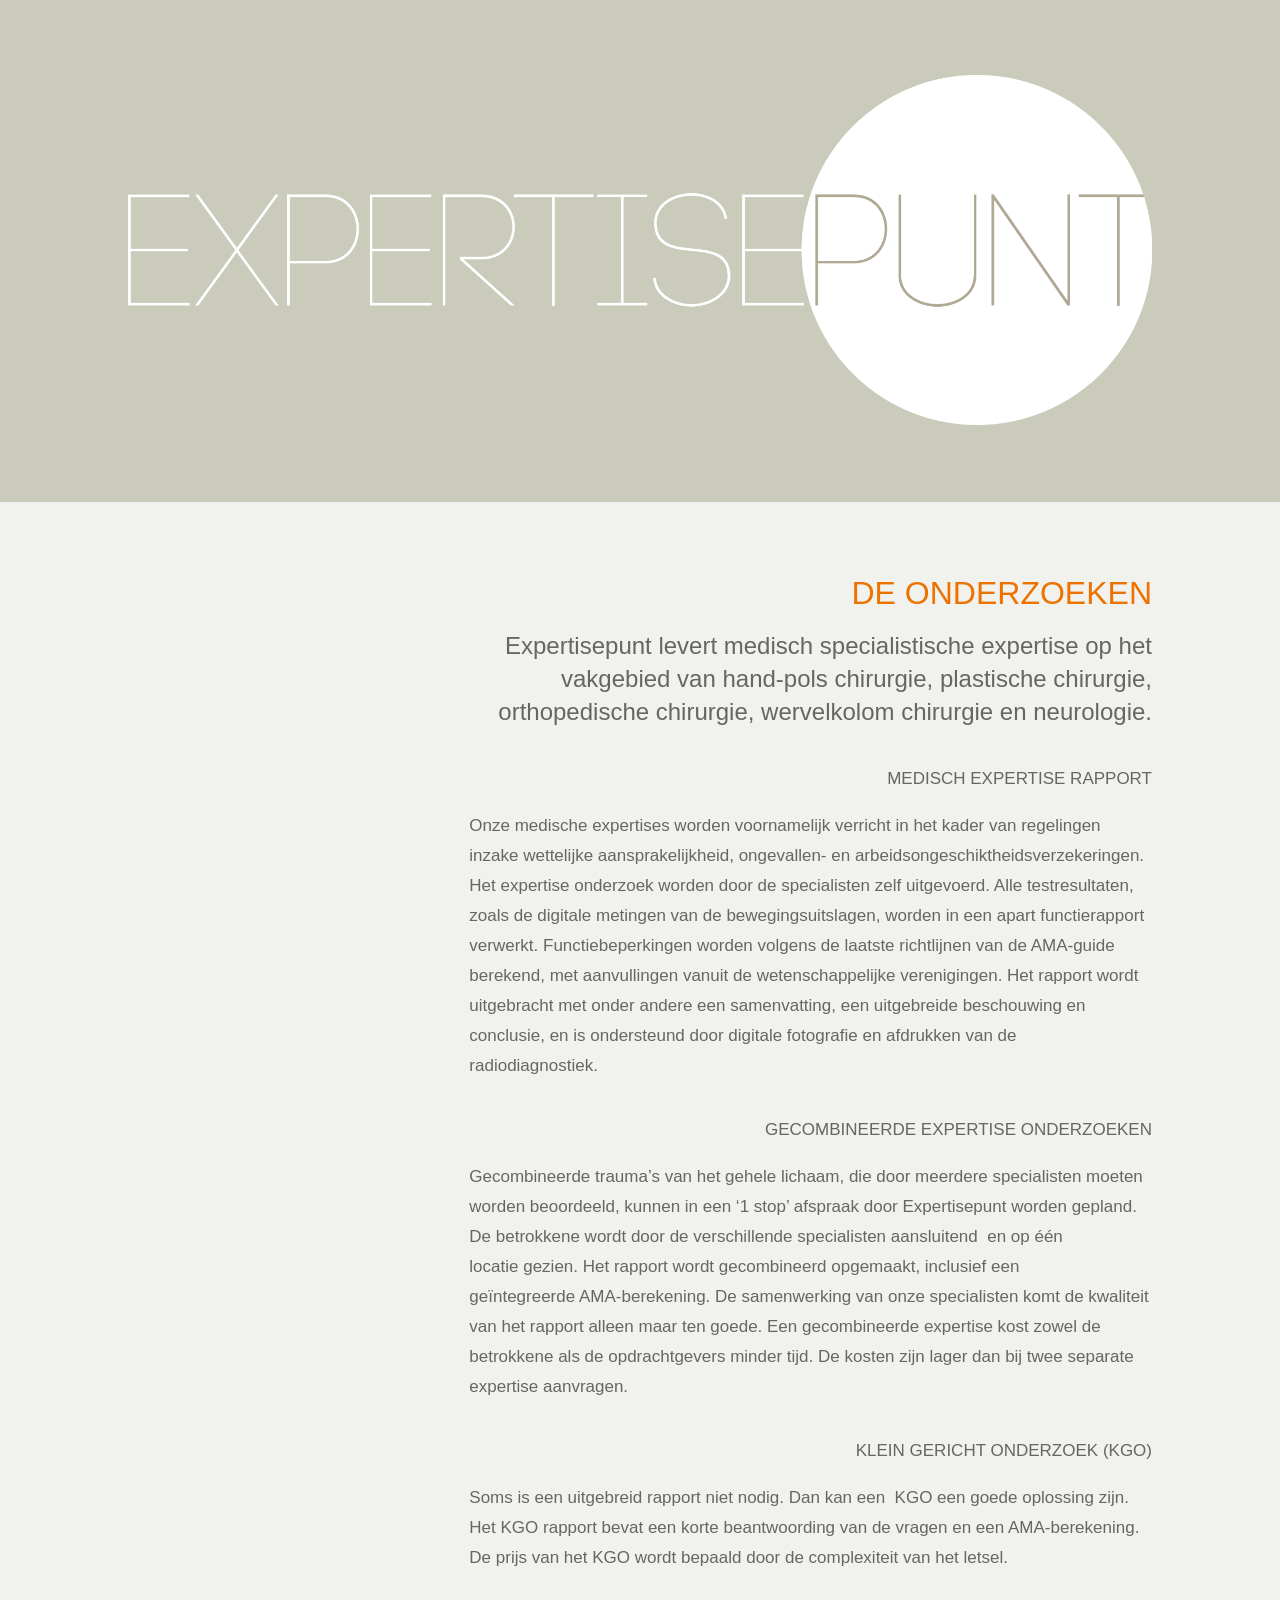
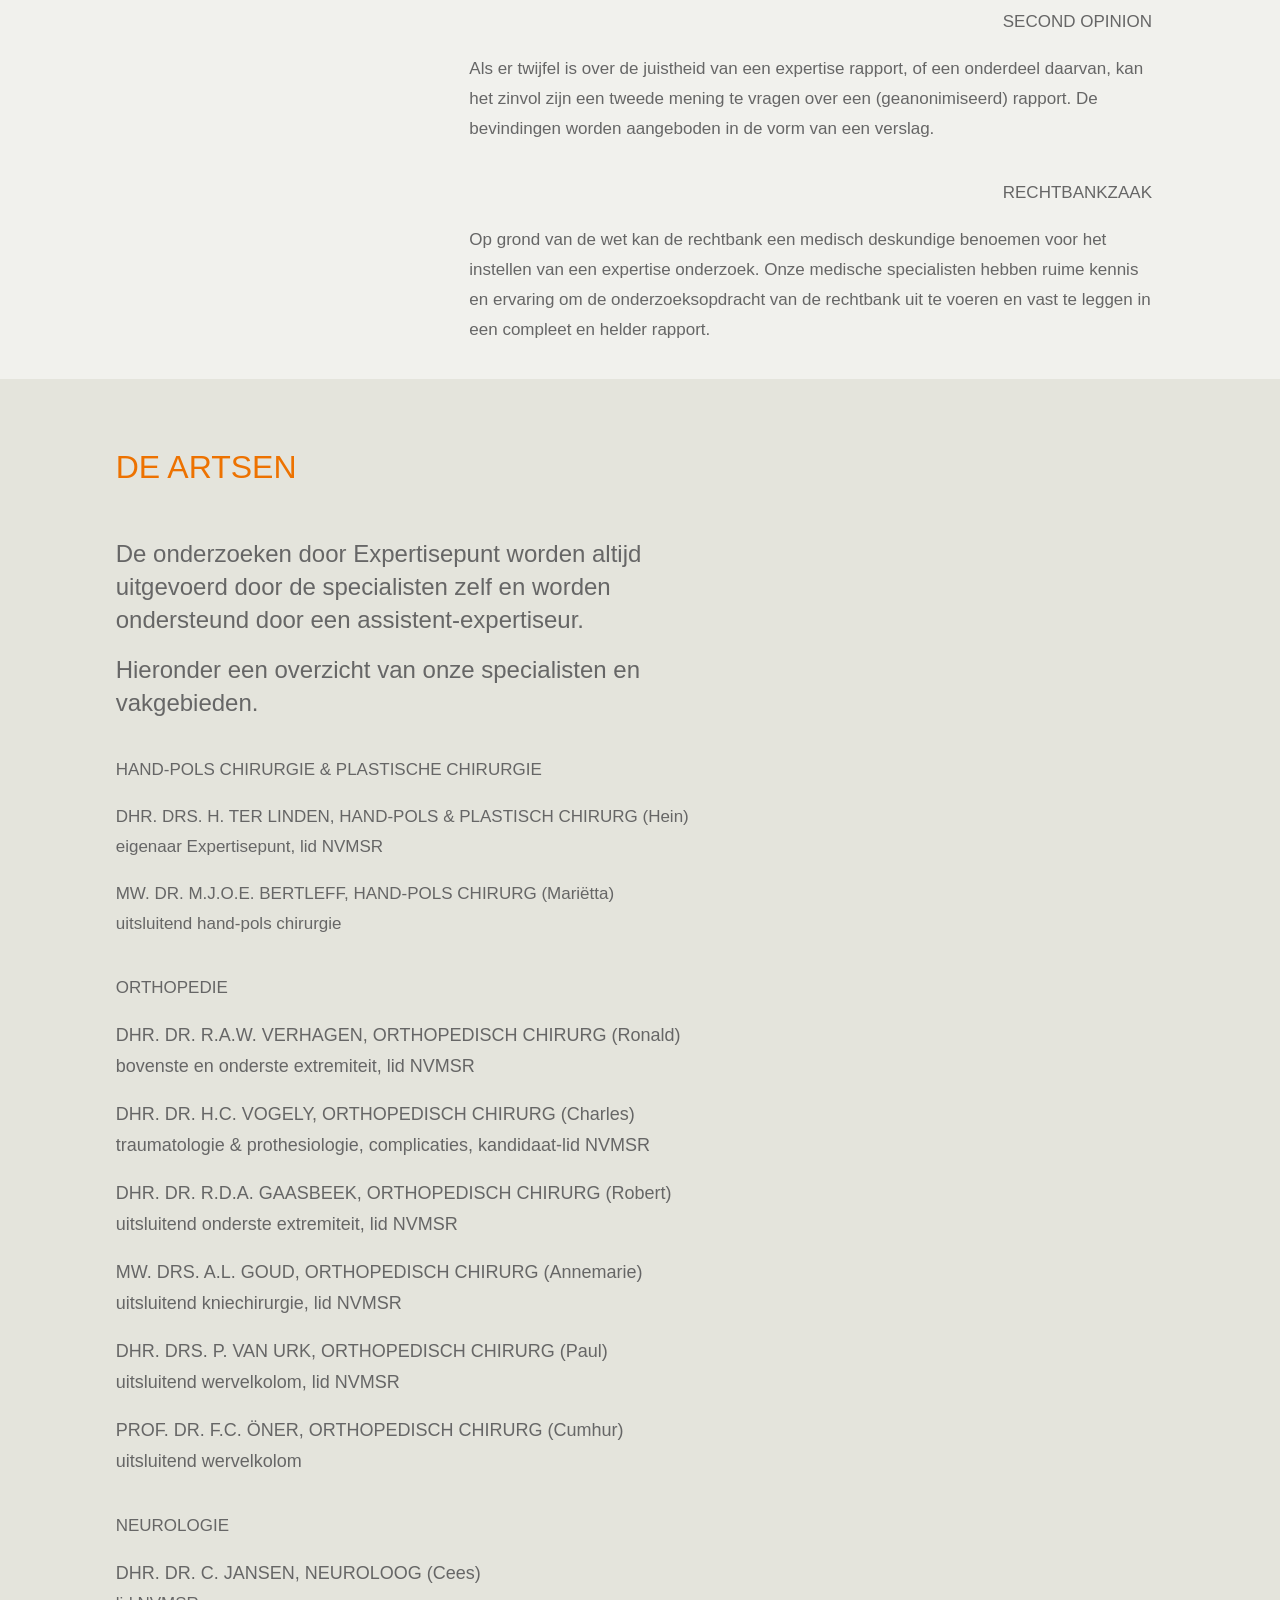
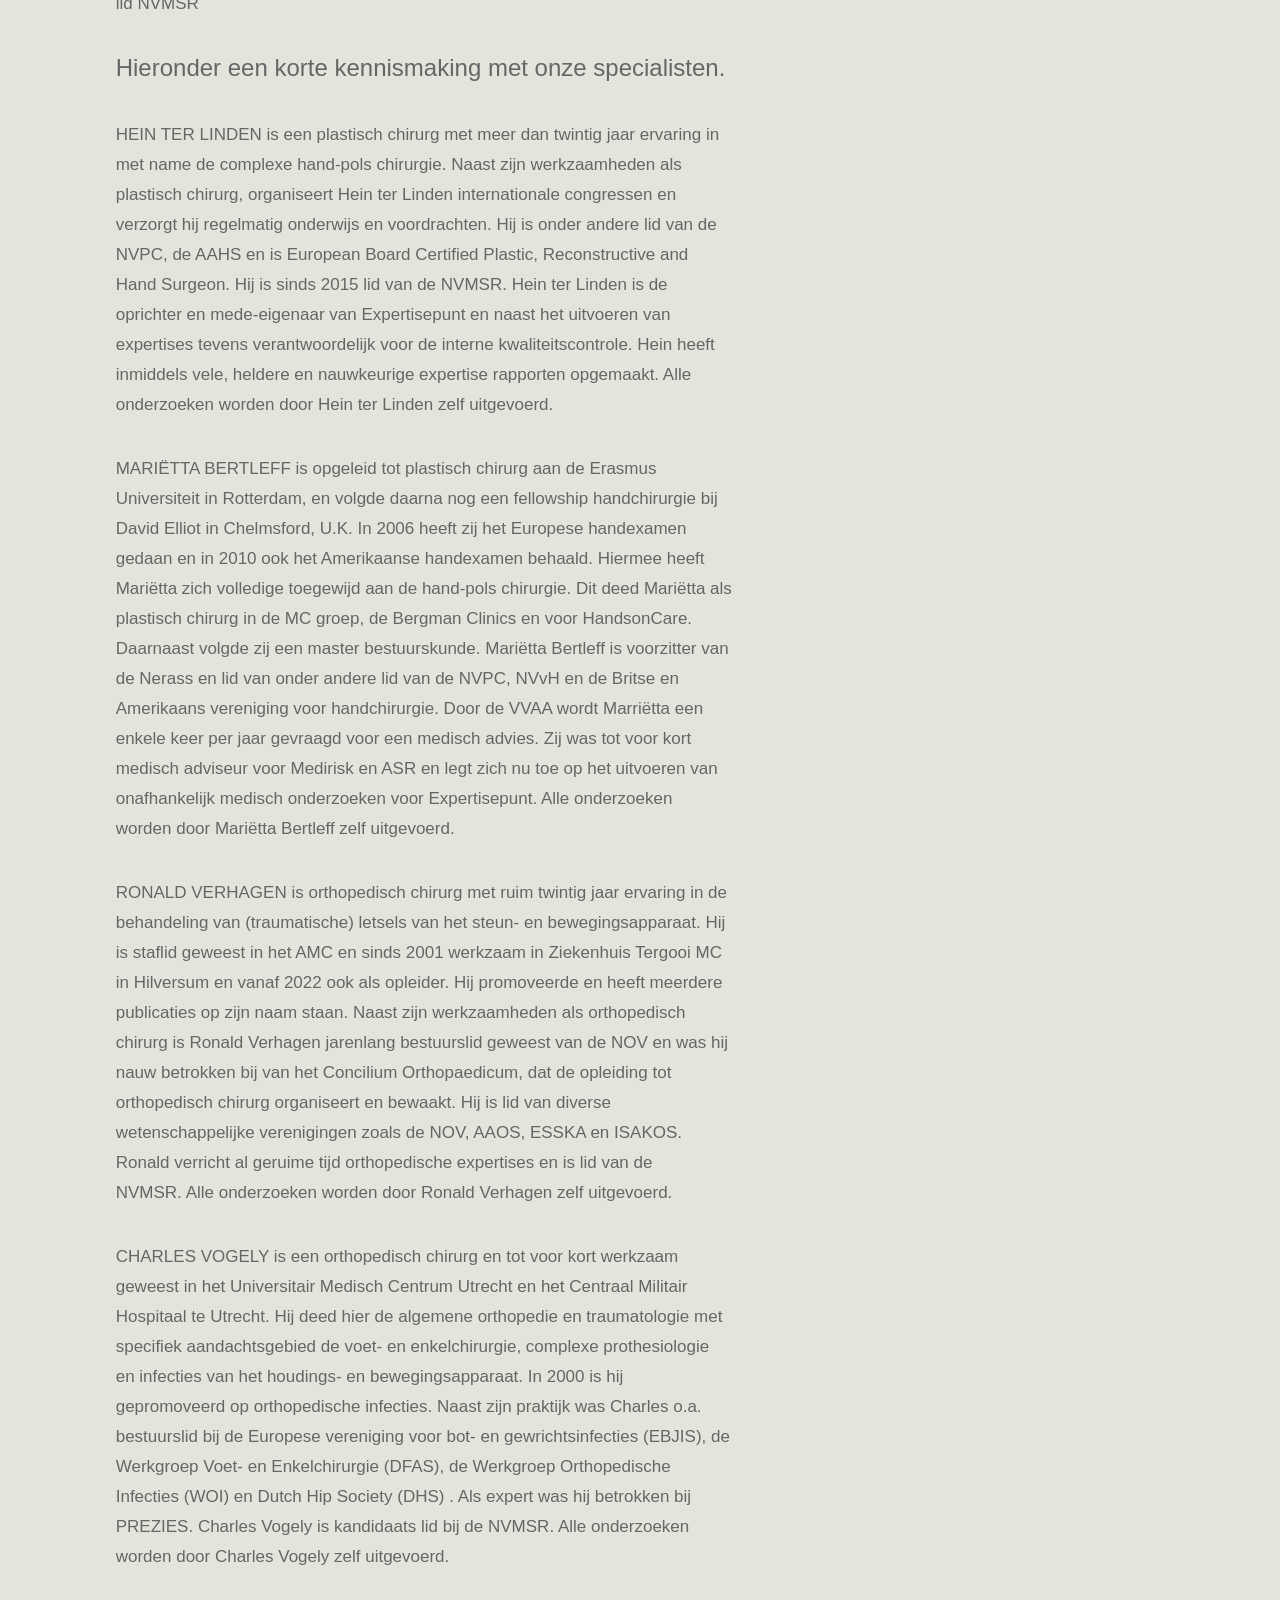
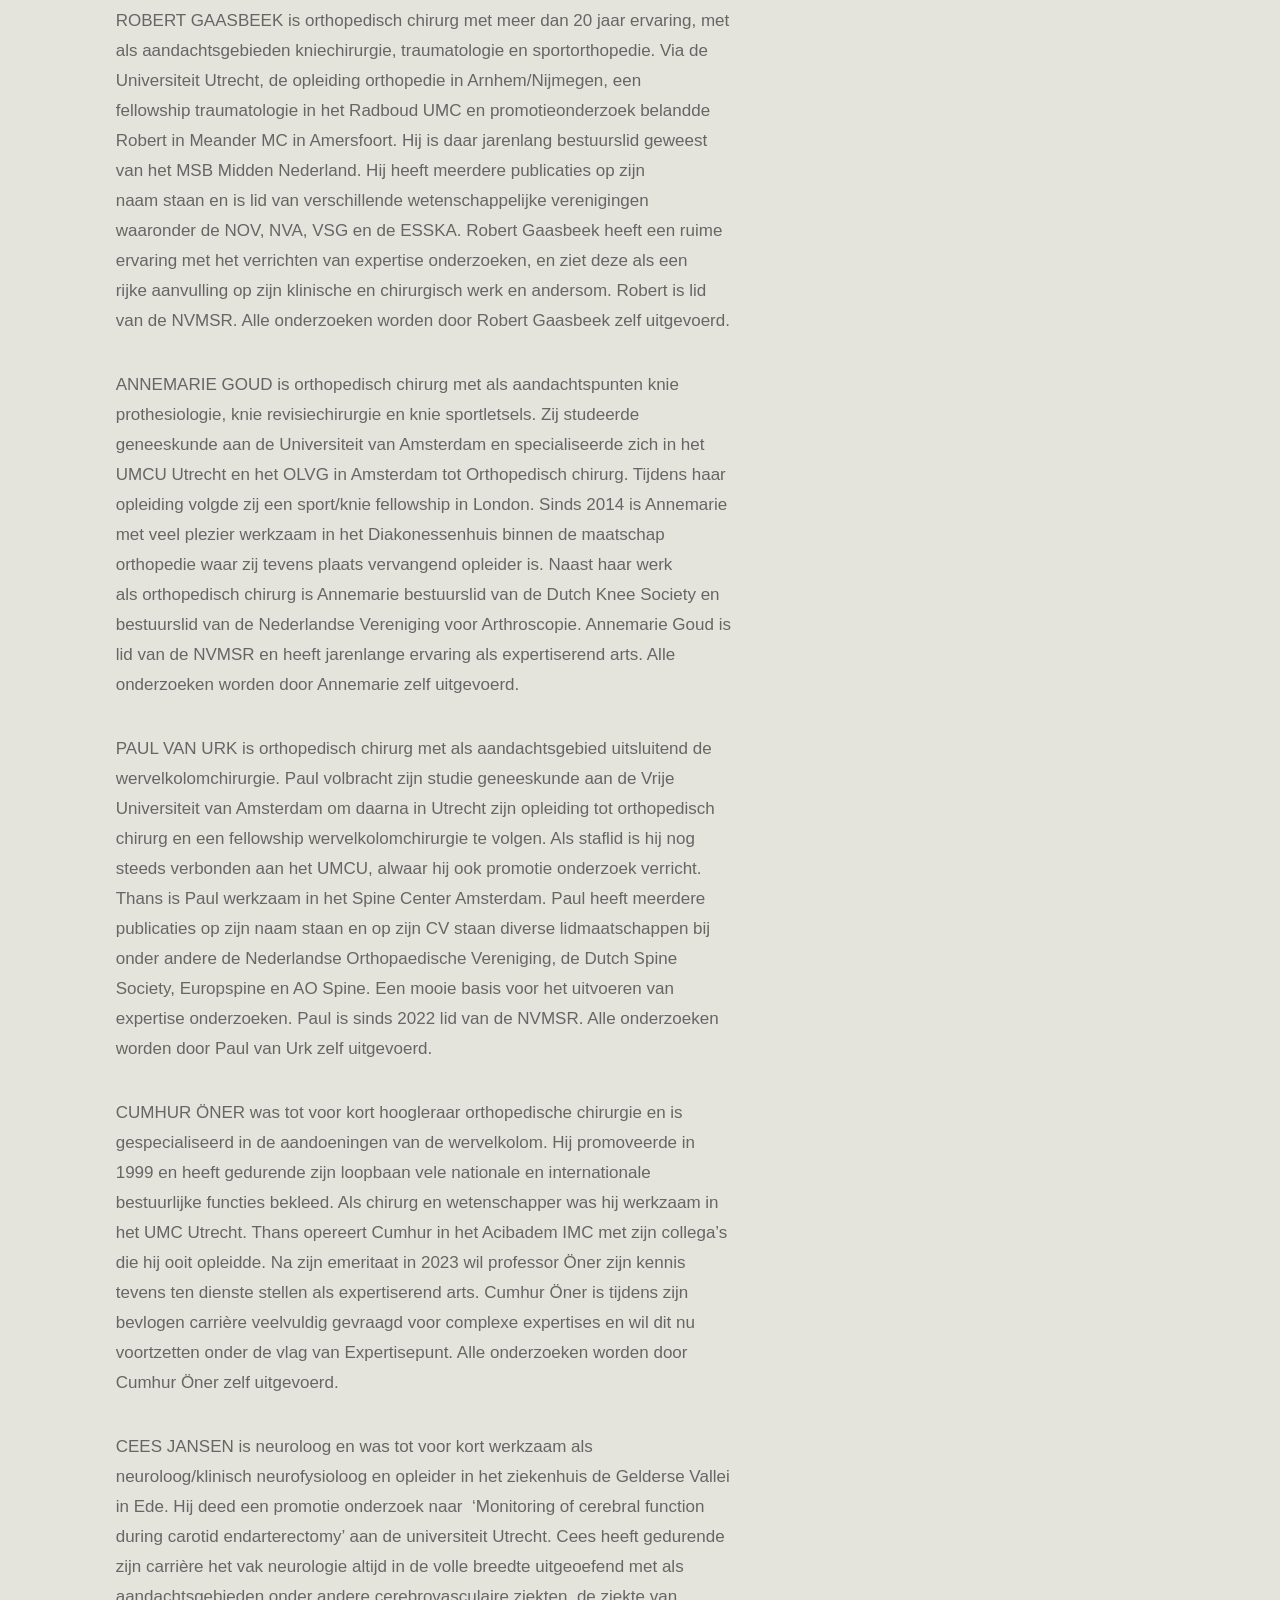
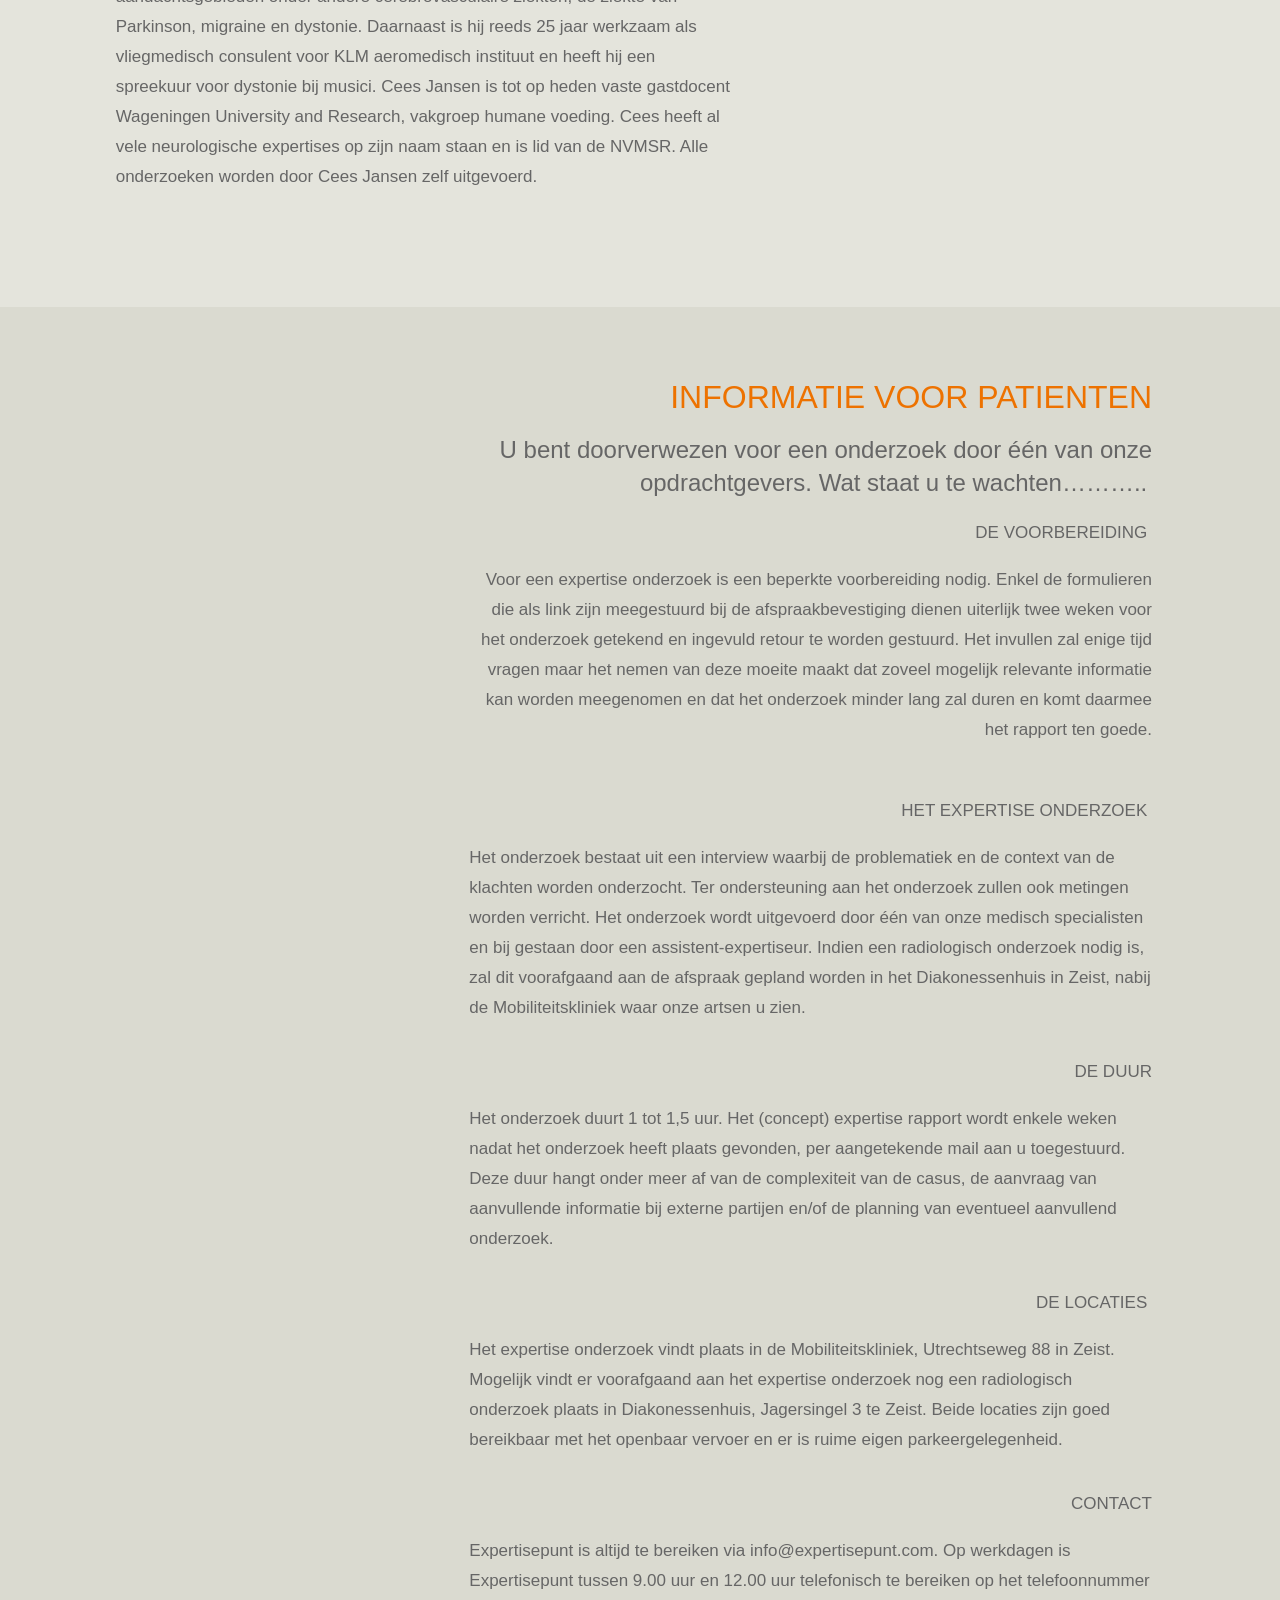
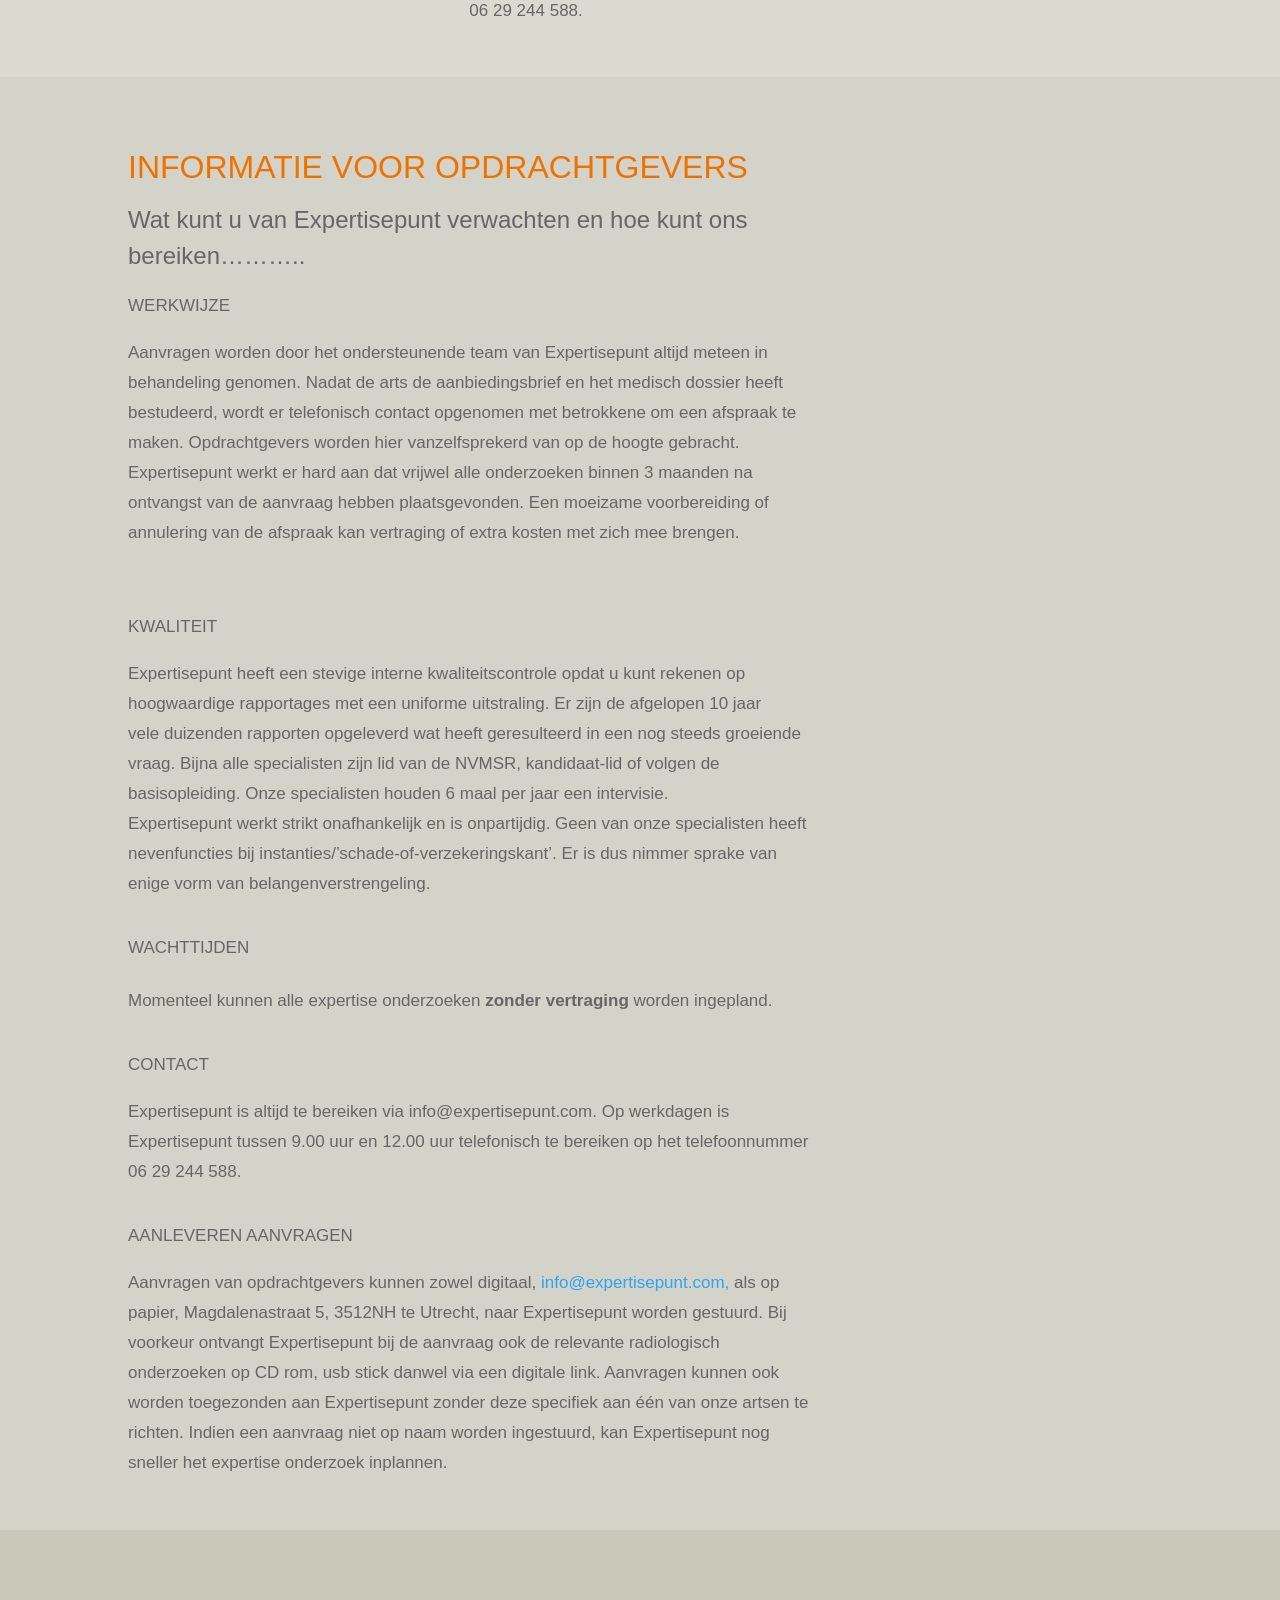
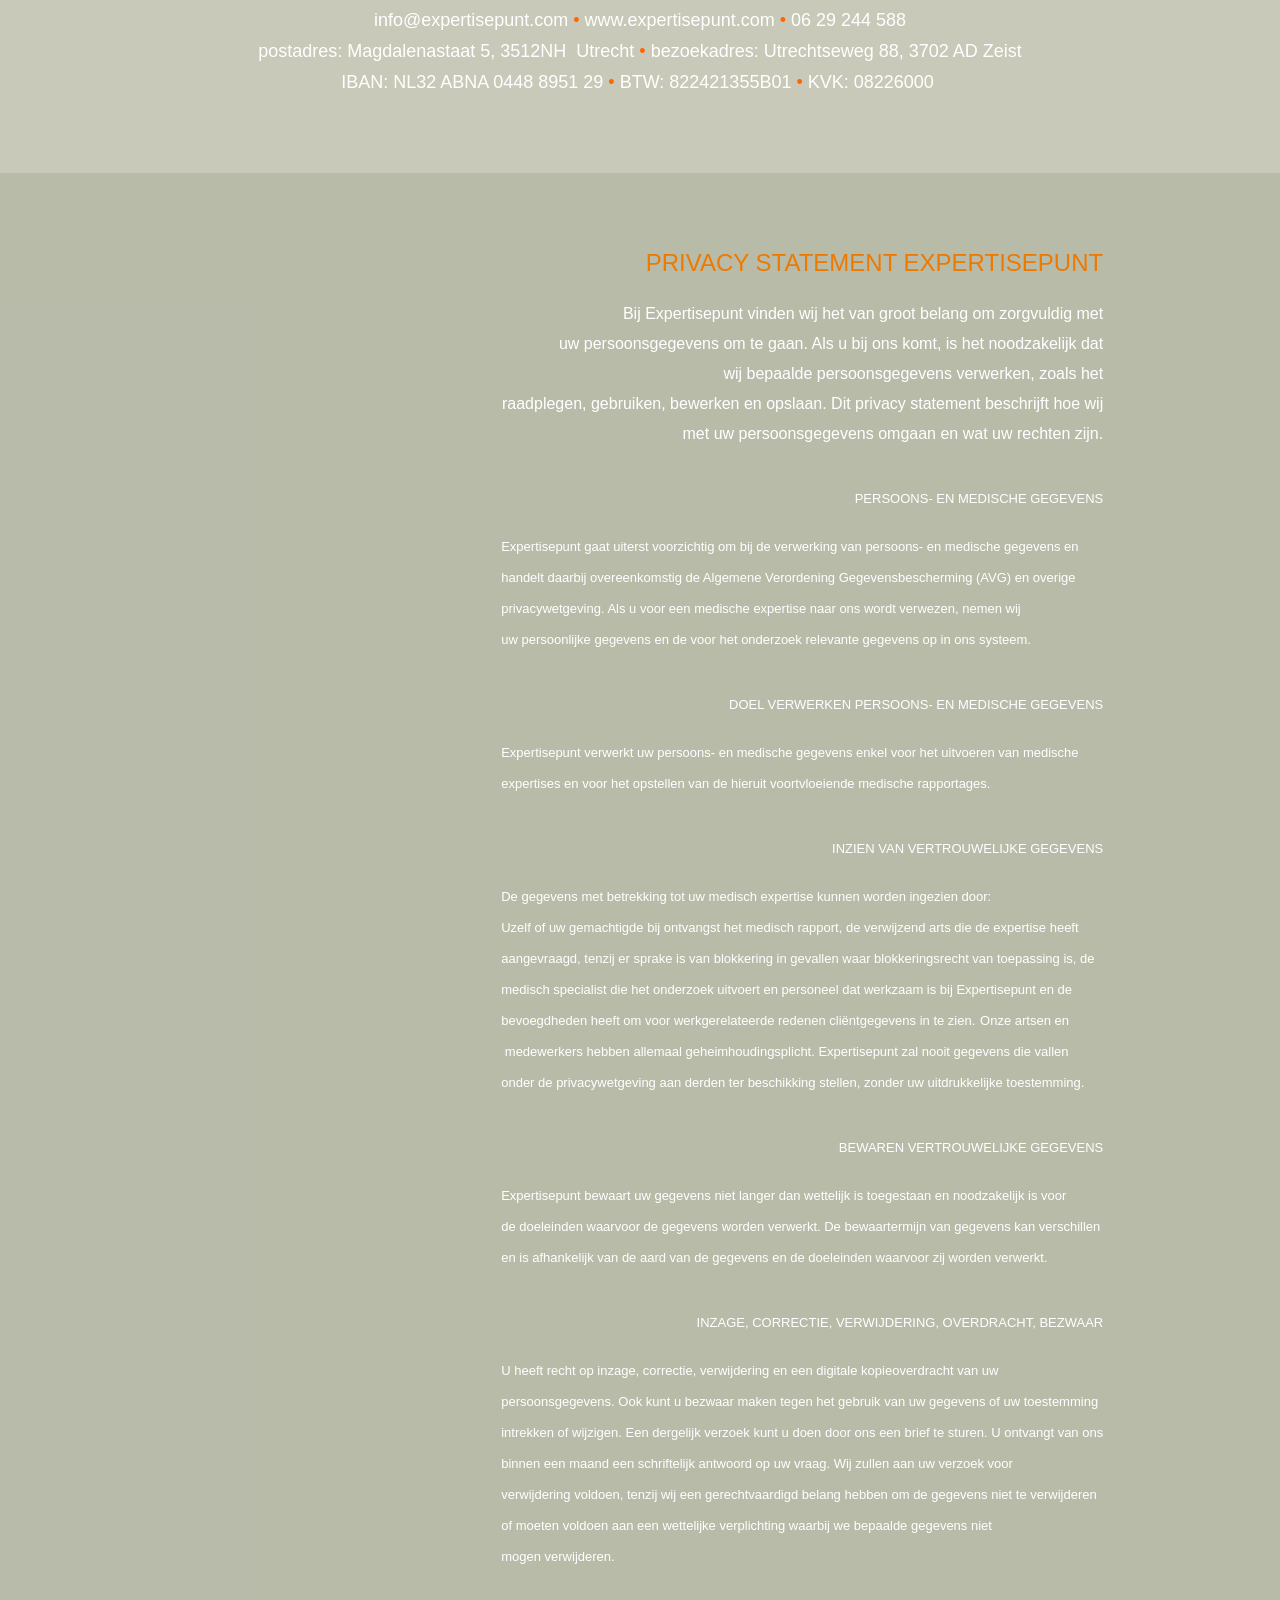
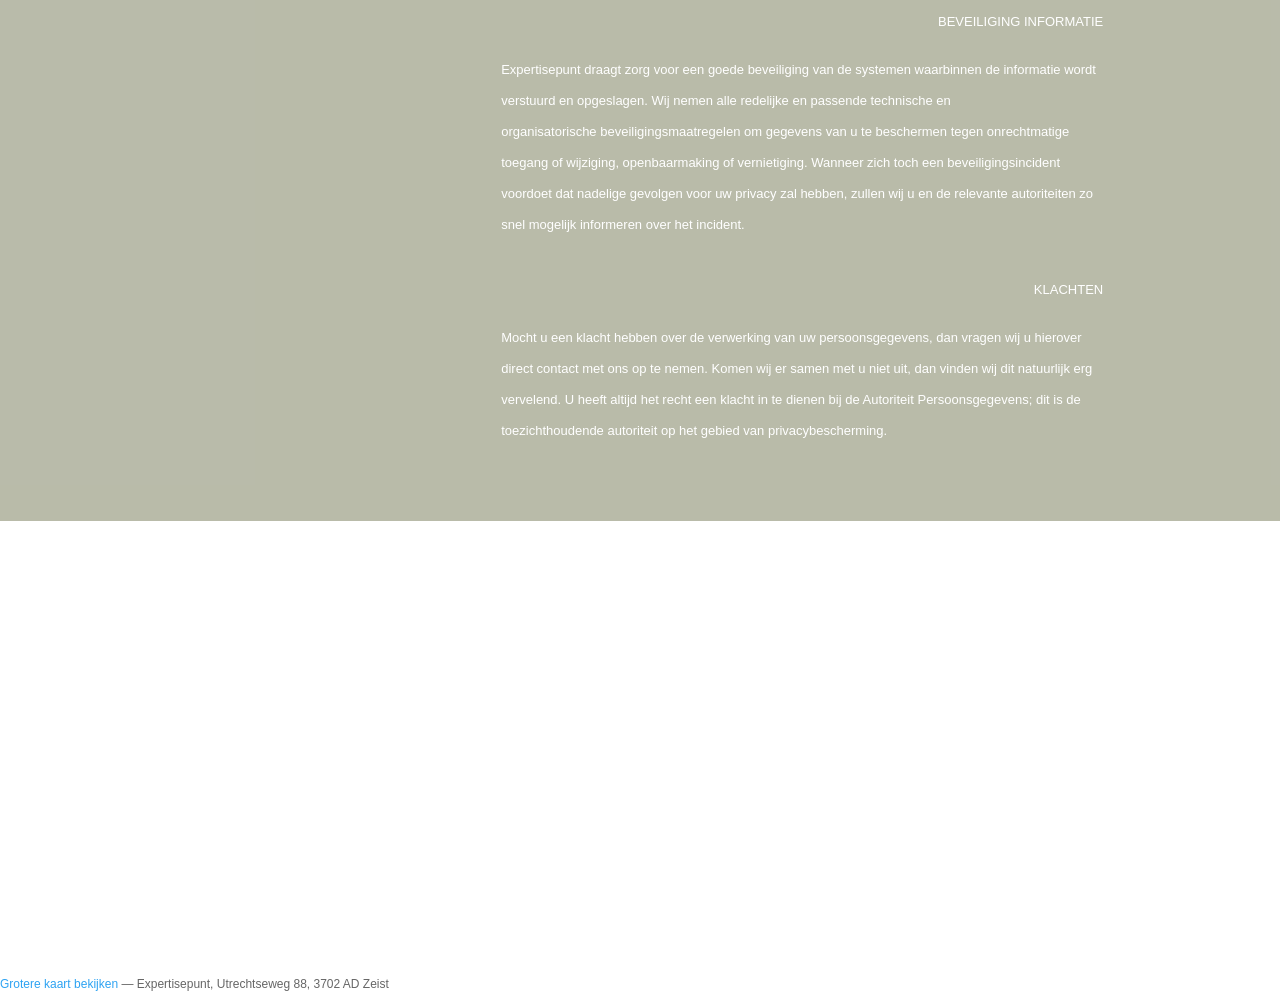
<file: index.html>
<!DOCTYPE html>
<!--[if IE 6]>
<html id="ie6" lang="nl-NL">
<![endif]--><!--[if IE 7]>
<html id="ie7" lang="nl-NL">
<![endif]--><!--[if IE 8]>
<html id="ie8" lang="nl-NL">
<![endif]--><!--[if !(IE 6) | !(IE 7) | !(IE 8)  ]><!-->
<html lang="nl-NL">
<!--<![endif]-->
<head>
	<meta charset="UTF-8" />
	<title>Home - Expertisepunt I medisch specialistische expertise onderzoeken</title>
			
	<meta http-equiv="X-UA-Compatible" content="IE=edge">
	<link rel="pingback" href="/xmlrpc.php" />

		<!--[if lt IE 9]>
	<script src="/wp-content/themes/Divi/js/html5.js" type="text/javascript"></script>
	<![endif]--><script type="text/javascript">
		document.documentElement.className = 'js';
	</script><html><head><meta charset="UTF-8"><link rel="preconnect" href="https://fonts.gstatic.com/" crossorigin><style id="et-divi-open-sans-inline-css">/* Original: https://fonts.googleapis.com/css?family=Open+Sans:300italic,400italic,600italic,700italic,800italic,400,300,600,700,800&subset=cyrillic,cyrillic-ext,greek,greek-ext,hebrew,latin,latin-ext,vietnamese&display=swap *//* User Agent: Mozilla/5.0 (Unknown; Linux x86_64) AppleWebKit/538.1 (KHTML, like Gecko) Safari/538.1 Daum/4.1 */@font-face {font-family: 'Open Sans';font-style: italic;font-weight: 300;font-stretch: normal;font-display: swap;src: url(https://fonts.gstatic.com/s/opensans/v44/memQYaGs126MiZpBA-UFUIcVXSCEkx2cmqvXlWq8tWZ0Pw86hd0Rk5hkaVc.ttf) format('truetype');}@font-face {font-family: 'Open Sans';font-style: italic;font-weight: 400;font-stretch: normal;font-display: swap;src: url(https://fonts.gstatic.com/s/opensans/v44/memQYaGs126MiZpBA-UFUIcVXSCEkx2cmqvXlWq8tWZ0Pw86hd0Rk8ZkaVc.ttf) format('truetype');}@font-face {font-family: 'Open Sans';font-style: italic;font-weight: 600;font-stretch: normal;font-display: swap;src: url(https://fonts.gstatic.com/s/opensans/v44/memQYaGs126MiZpBA-UFUIcVXSCEkx2cmqvXlWq8tWZ0Pw86hd0RkxhjaVc.ttf) format('truetype');}@font-face {font-family: 'Open Sans';font-style: italic;font-weight: 700;font-stretch: normal;font-display: swap;src: url(https://fonts.gstatic.com/s/opensans/v44/memQYaGs126MiZpBA-UFUIcVXSCEkx2cmqvXlWq8tWZ0Pw86hd0RkyFjaVc.ttf) format('truetype');}@font-face {font-family: 'Open Sans';font-style: italic;font-weight: 800;font-stretch: normal;font-display: swap;src: url(https://fonts.gstatic.com/s/opensans/v44/memQYaGs126MiZpBA-UFUIcVXSCEkx2cmqvXlWq8tWZ0Pw86hd0Rk0ZjaVc.ttf) format('truetype');}@font-face {font-family: 'Open Sans';font-style: normal;font-weight: 300;font-stretch: normal;font-display: swap;src: url(https://fonts.gstatic.com/s/opensans/v44/memSYaGs126MiZpBA-UvWbX2vVnXBbObj2OVZyOOSr4dVJWUgsiH0C4n.ttf) format('truetype');}@font-face {font-family: 'Open Sans';font-style: normal;font-weight: 400;font-stretch: normal;font-display: swap;src: url(https://fonts.gstatic.com/s/opensans/v44/memSYaGs126MiZpBA-UvWbX2vVnXBbObj2OVZyOOSr4dVJWUgsjZ0C4n.ttf) format('truetype');}@font-face {font-family: 'Open Sans';font-style: normal;font-weight: 600;font-stretch: normal;font-display: swap;src: url(https://fonts.gstatic.com/s/opensans/v44/memSYaGs126MiZpBA-UvWbX2vVnXBbObj2OVZyOOSr4dVJWUgsgH1y4n.ttf) format('truetype');}@font-face {font-family: 'Open Sans';font-style: normal;font-weight: 700;font-stretch: normal;font-display: swap;src: url(https://fonts.gstatic.com/s/opensans/v44/memSYaGs126MiZpBA-UvWbX2vVnXBbObj2OVZyOOSr4dVJWUgsg-1y4n.ttf) format('truetype');}@font-face {font-family: 'Open Sans';font-style: normal;font-weight: 800;font-stretch: normal;font-display: swap;src: url(https://fonts.gstatic.com/s/opensans/v44/memSYaGs126MiZpBA-UvWbX2vVnXBbObj2OVZyOOSr4dVJWUgshZ1y4n.ttf) format('truetype');}/* User Agent: Mozilla/5.0 (Windows NT 6.1; WOW64; rv:27.0) Gecko/20100101 Firefox/27.0 */@font-face {font-family: 'Open Sans';font-style: italic;font-weight: 300;font-stretch: normal;font-display: swap;src: url(https://fonts.gstatic.com/l/font?kit=memQYaGs126MiZpBA-UFUIcVXSCEkx2cmqvXlWq8tWZ0Pw86hd0Rk5hkaVQ&skey=743457fe2cc29280&v=v44) format('woff');}@font-face {font-family: 'Open Sans';font-style: italic;font-weight: 400;font-stretch: normal;font-display: swap;src: url(https://fonts.gstatic.com/l/font?kit=memQYaGs126MiZpBA-UFUIcVXSCEkx2cmqvXlWq8tWZ0Pw86hd0Rk8ZkaVQ&skey=743457fe2cc29280&v=v44) format('woff');}@font-face {font-family: 'Open Sans';font-style: italic;font-weight: 600;font-stretch: normal;font-display: swap;src: url(https://fonts.gstatic.com/l/font?kit=memQYaGs126MiZpBA-UFUIcVXSCEkx2cmqvXlWq8tWZ0Pw86hd0RkxhjaVQ&skey=743457fe2cc29280&v=v44) format('woff');}@font-face {font-family: 'Open Sans';font-style: italic;font-weight: 700;font-stretch: normal;font-display: swap;src: url(https://fonts.gstatic.com/l/font?kit=memQYaGs126MiZpBA-UFUIcVXSCEkx2cmqvXlWq8tWZ0Pw86hd0RkyFjaVQ&skey=743457fe2cc29280&v=v44) format('woff');}@font-face {font-family: 'Open Sans';font-style: italic;font-weight: 800;font-stretch: normal;font-display: swap;src: url(https://fonts.gstatic.com/l/font?kit=memQYaGs126MiZpBA-UFUIcVXSCEkx2cmqvXlWq8tWZ0Pw86hd0Rk0ZjaVQ&skey=743457fe2cc29280&v=v44) format('woff');}@font-face {font-family: 'Open Sans';font-style: normal;font-weight: 300;font-stretch: normal;font-display: swap;src: url(https://fonts.gstatic.com/l/font?kit=memSYaGs126MiZpBA-UvWbX2vVnXBbObj2OVZyOOSr4dVJWUgsiH0C4k&skey=62c1cbfccc78b4b2&v=v44) format('woff');}@font-face {font-family: 'Open Sans';font-style: normal;font-weight: 400;font-stretch: normal;font-display: swap;src: url(https://fonts.gstatic.com/l/font?kit=memSYaGs126MiZpBA-UvWbX2vVnXBbObj2OVZyOOSr4dVJWUgsjZ0C4k&skey=62c1cbfccc78b4b2&v=v44) format('woff');}@font-face {font-family: 'Open Sans';font-style: normal;font-weight: 600;font-stretch: normal;font-display: swap;src: url(https://fonts.gstatic.com/l/font?kit=memSYaGs126MiZpBA-UvWbX2vVnXBbObj2OVZyOOSr4dVJWUgsgH1y4k&skey=62c1cbfccc78b4b2&v=v44) format('woff');}@font-face {font-family: 'Open Sans';font-style: normal;font-weight: 700;font-stretch: normal;font-display: swap;src: url(https://fonts.gstatic.com/l/font?kit=memSYaGs126MiZpBA-UvWbX2vVnXBbObj2OVZyOOSr4dVJWUgsg-1y4k&skey=62c1cbfccc78b4b2&v=v44) format('woff');}@font-face {font-family: 'Open Sans';font-style: normal;font-weight: 800;font-stretch: normal;font-display: swap;src: url(https://fonts.gstatic.com/l/font?kit=memSYaGs126MiZpBA-UvWbX2vVnXBbObj2OVZyOOSr4dVJWUgshZ1y4k&skey=62c1cbfccc78b4b2&v=v44) format('woff');}/* User Agent: Mozilla/5.0 (Windows NT 6.3; rv:39.0) Gecko/20100101 Firefox/39.0 */@font-face {font-family: 'Open Sans';font-style: italic;font-weight: 300;font-stretch: normal;font-display: swap;src: url(https://fonts.gstatic.com/s/opensans/v44/memQYaGs126MiZpBA-UFUIcVXSCEkx2cmqvXlWq8tWZ0Pw86hd0Rk5hkaVI.woff2) format('woff2');}@font-face {font-family: 'Open Sans';font-style: italic;font-weight: 400;font-stretch: normal;font-display: swap;src: url(https://fonts.gstatic.com/s/opensans/v44/memQYaGs126MiZpBA-UFUIcVXSCEkx2cmqvXlWq8tWZ0Pw86hd0Rk8ZkaVI.woff2) format('woff2');}@font-face {font-family: 'Open Sans';font-style: italic;font-weight: 600;font-stretch: normal;font-display: swap;src: url(https://fonts.gstatic.com/s/opensans/v44/memQYaGs126MiZpBA-UFUIcVXSCEkx2cmqvXlWq8tWZ0Pw86hd0RkxhjaVI.woff2) format('woff2');}@font-face {font-family: 'Open Sans';font-style: italic;font-weight: 700;font-stretch: normal;font-display: swap;src: url(https://fonts.gstatic.com/s/opensans/v44/memQYaGs126MiZpBA-UFUIcVXSCEkx2cmqvXlWq8tWZ0Pw86hd0RkyFjaVI.woff2) format('woff2');}@font-face {font-family: 'Open Sans';font-style: italic;font-weight: 800;font-stretch: normal;font-display: swap;src: url(https://fonts.gstatic.com/s/opensans/v44/memQYaGs126MiZpBA-UFUIcVXSCEkx2cmqvXlWq8tWZ0Pw86hd0Rk0ZjaVI.woff2) format('woff2');}@font-face {font-family: 'Open Sans';font-style: normal;font-weight: 300;font-stretch: normal;font-display: swap;src: url(https://fonts.gstatic.com/s/opensans/v44/memSYaGs126MiZpBA-UvWbX2vVnXBbObj2OVZyOOSr4dVJWUgsiH0C4i.woff2) format('woff2');}@font-face {font-family: 'Open Sans';font-style: normal;font-weight: 400;font-stretch: normal;font-display: swap;src: url(https://fonts.gstatic.com/s/opensans/v44/memSYaGs126MiZpBA-UvWbX2vVnXBbObj2OVZyOOSr4dVJWUgsjZ0C4i.woff2) format('woff2');}@font-face {font-family: 'Open Sans';font-style: normal;font-weight: 600;font-stretch: normal;font-display: swap;src: url(https://fonts.gstatic.com/s/opensans/v44/memSYaGs126MiZpBA-UvWbX2vVnXBbObj2OVZyOOSr4dVJWUgsgH1y4i.woff2) format('woff2');}@font-face {font-family: 'Open Sans';font-style: normal;font-weight: 700;font-stretch: normal;font-display: swap;src: url(https://fonts.gstatic.com/s/opensans/v44/memSYaGs126MiZpBA-UvWbX2vVnXBbObj2OVZyOOSr4dVJWUgsg-1y4i.woff2) format('woff2');}@font-face {font-family: 'Open Sans';font-style: normal;font-weight: 800;font-stretch: normal;font-display: swap;src: url(https://fonts.gstatic.com/s/opensans/v44/memSYaGs126MiZpBA-UvWbX2vVnXBbObj2OVZyOOSr4dVJWUgshZ1y4i.woff2) format('woff2');}</style><style id="et-builder-googlefonts-cached-inline">/* Original: https://fonts.googleapis.com/css?family=ABeeZee:regular,italic&subset=latin,latin-ext&display=swap *//* User Agent: Mozilla/5.0 (Unknown; Linux x86_64) AppleWebKit/538.1 (KHTML, like Gecko) Safari/538.1 Daum/4.1 */@font-face {font-family: 'ABeeZee';font-style: italic;font-weight: 400;font-display: swap;src: url(https://fonts.gstatic.com/s/abeezee/v23/esDT31xSG-6AGleN2tCUnJ8G.ttf) format('truetype');}@font-face {font-family: 'ABeeZee';font-style: normal;font-weight: 400;font-display: swap;src: url(https://fonts.gstatic.com/s/abeezee/v23/esDR31xSG-6AGleN2tuklQ.ttf) format('truetype');}/* User Agent: Mozilla/5.0 (Windows NT 6.1; WOW64; rv:27.0) Gecko/20100101 Firefox/27.0 */@font-face {font-family: 'ABeeZee';font-style: italic;font-weight: 400;font-display: swap;src: url(https://fonts.gstatic.com/l/font?kit=esDT31xSG-6AGleN2tCUnJ8F&skey=7e1629e194fe8b7a&v=v23) format('woff');}@font-face {font-family: 'ABeeZee';font-style: normal;font-weight: 400;font-display: swap;src: url(https://fonts.gstatic.com/l/font?kit=esDR31xSG-6AGleN2tuklg&skey=abecda27d5b3409a&v=v23) format('woff');}/* User Agent: Mozilla/5.0 (Windows NT 6.3; rv:39.0) Gecko/20100101 Firefox/39.0 */@font-face {font-family: 'ABeeZee';font-style: italic;font-weight: 400;font-display: swap;src: url(https://fonts.gstatic.com/s/abeezee/v23/esDT31xSG-6AGleN2tCUnJ8D.woff2) format('woff2');}@font-face {font-family: 'ABeeZee';font-style: normal;font-weight: 400;font-display: swap;src: url(https://fonts.gstatic.com/s/abeezee/v23/esDR31xSG-6AGleN2tukkA.woff2) format('woff2');}</style><meta name="robots" content="index, follow, max-image-preview:large, max-snippet:-1, max-video-preview:-1">
<script type="text/javascript">
			let jqueryParams=[],jQuery=function(r){return jqueryParams=[...jqueryParams,r],jQuery},$=function(r){return jqueryParams=[...jqueryParams,r],$};window.jQuery=jQuery,window.$=jQuery;let customHeadScripts=!1;jQuery.fn=jQuery.prototype={},$.fn=jQuery.prototype={},jQuery.noConflict=function(r){if(window.jQuery)return jQuery=window.jQuery,$=window.jQuery,customHeadScripts=!0,jQuery.noConflict},jQuery.ready=function(r){jqueryParams=[...jqueryParams,r]},$.ready=function(r){jqueryParams=[...jqueryParams,r]},jQuery.load=function(r){jqueryParams=[...jqueryParams,r]},$.load=function(r){jqueryParams=[...jqueryParams,r]},jQuery.fn.ready=function(r){jqueryParams=[...jqueryParams,r]},$.fn.ready=function(r){jqueryParams=[...jqueryParams,r]};</script>
	<!-- This site is optimized with the Yoast SEO plugin v27.1.1 - https://yoast.com/product/yoast-seo-wordpress/ -->
	<title>Home - Expertisepunt I medisch specialistische expertise onderzoeken</title>
	<meta name="description" content="EXPERTISEPUNT verzorgt expertises op het gebied van hand-, pols- &amp; plastische chirurgie en orthopedie">
	<link rel="canonical" href="/">
	<meta property="og:locale" content="nl_NL">
	<meta property="og:type" content="website">
	<meta property="og:title" content="Home - Expertisepunt I medisch specialistische expertise onderzoeken">
	<meta property="og:description" content="EXPERTISEPUNT verzorgt expertises op het gebied van hand-, pols- &amp; plastische chirurgie en orthopedie">
	<meta property="og:url" content="/">
	<meta property="og:site_name" content="Expertisepunt I medisch specialistische expertise onderzoeken">
	<meta property="article:modified_time" content="2025-10-06T09:54:24+00:00">
	<script type="application/ld+json" class="yoast-schema-graph">{"@context":"https://schema.org","@graph":[{"@type":"WebPage","@id":"/","url":"/","name":"Home - Expertisepunt I medisch specialistische expertise onderzoeken","isPartOf":{"@id":"/#website"},"about":{"@id":"/#organization"},"datePublished":"2014-11-11T21:40:07+00:00","dateModified":"2025-10-06T09:54:24+00:00","description":"EXPERTISEPUNT verzorgt expertises op het gebied van hand-, pols- & plastische chirurgie en orthopedie","breadcrumb":{"@id":"/#breadcrumb"},"inLanguage":"nl-NL","potentialAction":[{"@type":"ReadAction","target":["/"]}]},{"@type":"BreadcrumbList","@id":"/#breadcrumb","itemListElement":[{"@type":"ListItem","position":1,"name":"Home"}]},{"@type":"WebSite","@id":"/#website","url":"/","name":"Expertisepunt I medisch specialistische expertise onderzoeken","description":"Expertisepunt levert medische specialistische expertise op het vakgebied van hand- &amp; polschirurgie, orthopedie en neurologie.","publisher":{"@id":"/#organization"},"potentialAction":[{"@type":"SearchAction","target":{"@type":"EntryPoint","urlTemplate":"/?s={search_term_string}"},"query-input":{"@type":"PropertyValueSpecification","valueRequired":true,"valueName":"search_term_string"}}],"inLanguage":"nl-NL"},{"@type":"Organization","@id":"/#organization","name":"Expertisepunt I medisch specialistische expertise onderzoeken","url":"/","logo":{"@type":"ImageObject","inLanguage":"nl-NL","@id":"/#/schema/logo/image/","url":"/wp-content/uploads/2015/01/Expertisepunt-favicon.png","contentUrl":"/wp-content/uploads/2015/01/Expertisepunt-favicon.png","width":663,"height":663,"caption":"Expertisepunt I medisch specialistische expertise onderzoeken"},"image":{"@id":"/#/schema/logo/image/"}}]}</script>
	<!-- / Yoast SEO plugin. -->


<link rel="alternate" type="application/rss+xml" title="Expertisepunt I medisch specialistische expertise onderzoeken » feed" href="/feed/">
<link rel="alternate" title="oEmbed (JSON)" type="application/json+oembed" href="/wp-json/oembed/1.0/embed?url=%2F">
<link rel="alternate" title="oEmbed (XML)" type="text/xml+oembed" href="/wp-json/oembed/1.0/embed?url=%2F&amp;format=xml">
<meta content="divi-child v.1.0" name="generator"><style id="divi-style-parent-inline-inline-css" type="text/css">
/*!
Theme Name: Divi
Theme URI: http://www.elegantthemes.com/gallery/divi/
Version: 4.27.5
Description: Smart. Flexible. Beautiful. Divi is the most powerful theme in our collection.
Author: Elegant Themes
Author URI: http://www.elegantthemes.com
License: GNU General Public License v2
License URI: http://www.gnu.org/licenses/gpl-2.0.html
*/

a,abbr,acronym,address,applet,b,big,blockquote,body,center,cite,code,dd,del,dfn,div,dl,dt,em,fieldset,font,form,h1,h2,h3,h4,h5,h6,html,i,iframe,img,ins,kbd,label,legend,li,object,ol,p,pre,q,s,samp,small,span,strike,strong,sub,sup,tt,u,ul,var{margin:0;padding:0;border:0;outline:0;font-size:100%;-ms-text-size-adjust:100%;-webkit-text-size-adjust:100%;vertical-align:baseline;background:transparent}body{line-height:1}ol,ul{list-style:none}blockquote,q{quotes:none}blockquote:after,blockquote:before,q:after,q:before{content:"";content:none}blockquote{margin:20px 0 30px;border-left:5px solid;padding-left:20px}:focus{outline:0}del{text-decoration:line-through}pre{overflow:auto;padding:10px}figure{margin:0}table{border-collapse:collapse;border-spacing:0}article,aside,footer,header,hgroup,nav,section{display:block}body{font-family:Open Sans,Arial,sans-serif;font-size:14px;color:#666;background-color:#fff;line-height:1.7em;font-weight:500;-webkit-font-smoothing:antialiased;-moz-osx-font-smoothing:grayscale}body.page-template-page-template-blank-php #page-container{padding-top:0!important}body.et_cover_background{background-size:cover!important;background-position:top!important;background-repeat:no-repeat!important;background-attachment:fixed}a{color:#2ea3f2}a,a:hover{text-decoration:none}p{padding-bottom:1em}p:not(.has-background):last-of-type{padding-bottom:0}p.et_normal_padding{padding-bottom:1em}strong{font-weight:700}cite,em,i{font-style:italic}code,pre{font-family:Courier New,monospace;margin-bottom:10px}ins{text-decoration:none}sub,sup{height:0;line-height:1;position:relative;vertical-align:baseline}sup{bottom:.8em}sub{top:.3em}dl{margin:0 0 1.5em}dl dt{font-weight:700}dd{margin-left:1.5em}blockquote p{padding-bottom:0}embed,iframe,object,video{max-width:100%}h1,h2,h3,h4,h5,h6{color:#333;padding-bottom:10px;line-height:1em;font-weight:500}h1 a,h2 a,h3 a,h4 a,h5 a,h6 a{color:inherit}h1{font-size:30px}h2{font-size:26px}h3{font-size:22px}h4{font-size:18px}h5{font-size:16px}h6{font-size:14px}input{-webkit-appearance:none}input[type=checkbox]{-webkit-appearance:checkbox}input[type=radio]{-webkit-appearance:radio}input.text,input.title,input[type=email],input[type=password],input[type=tel],input[type=text],select,textarea{background-color:#fff;border:1px solid #bbb;padding:2px;color:#4e4e4e}input.text:focus,input.title:focus,input[type=text]:focus,select:focus,textarea:focus{border-color:#2d3940;color:#3e3e3e}input.text,input.title,input[type=text],select,textarea{margin:0}textarea{padding:4px}button,input,select,textarea{font-family:inherit}img{max-width:100%;height:auto}.clear{clear:both}br.clear{margin:0;padding:0}.pagination{clear:both}#et_search_icon:hover,.et-social-icon a:hover,.et_password_protected_form .et_submit_button,.form-submit .et_pb_buttontton.alt.disabled,.nav-single a,.posted_in a{color:#2ea3f2}.et-search-form,blockquote{border-color:#2ea3f2}#main-content{background-color:#fff}.container{width:80%;max-width:1080px;margin:auto;position:relative}body:not(.et-tb) #main-content .container,body:not(.et-tb-has-header) #main-content .container{padding-top:58px}.et_full_width_page #main-content .container:before{display:none}.main_title{margin-bottom:20px}.et_password_protected_form .et_submit_button:hover,.form-submit .et_pb_button:hover{background:rgba(0,0,0,.05)}.et_button_icon_visible .et_pb_button{padding-right:2em;padding-left:.7em}.et_button_icon_visible .et_pb_button:after{opacity:1;margin-left:0}.et_button_left .et_pb_button:hover:after{left:.15em}.et_button_left .et_pb_button:after{margin-left:0;left:1em}.et_button_icon_visible.et_button_left .et_pb_button,.et_button_left .et_pb_button:hover,.et_button_left .et_pb_module .et_pb_button:hover{padding-left:2em;padding-right:.7em}.et_button_icon_visible.et_button_left .et_pb_button:after,.et_button_left .et_pb_button:hover:after{left:.15em}.et_password_protected_form .et_submit_button:hover,.form-submit .et_pb_button:hover{padding:.3em 1em}.et_button_no_icon .et_pb_button:after{display:none}.et_button_no_icon.et_button_icon_visible.et_button_left .et_pb_button,.et_button_no_icon.et_button_left .et_pb_button:hover,.et_button_no_icon .et_pb_button,.et_button_no_icon .et_pb_button:hover{padding:.3em 1em!important}.et_button_custom_icon .et_pb_button:after{line-height:1.7em}.et_button_custom_icon.et_button_icon_visible .et_pb_button:after,.et_button_custom_icon .et_pb_button:hover:after{margin-left:.3em}#left-area .post_format-post-format-gallery .wp-block-gallery:first-of-type{padding:0;margin-bottom:-16px}.entry-content table:not(.variations){border:1px solid #eee;margin:0 0 15px;text-align:left;width:100%}.entry-content thead th,.entry-content tr th{color:#555;font-weight:700;padding:9px 24px}.entry-content tr td{border-top:1px solid #eee;padding:6px 24px}#left-area ul,.entry-content ul,.et-l--body ul,.et-l--footer ul,.et-l--header ul{list-style-type:disc;padding:0 0 23px 1em;line-height:26px}#left-area ol,.entry-content ol,.et-l--body ol,.et-l--footer ol,.et-l--header ol{list-style-type:decimal;list-style-position:inside;padding:0 0 23px;line-height:26px}#left-area ul li ul,.entry-content ul li ol{padding:2px 0 2px 20px}#left-area ol li ul,.entry-content ol li ol,.et-l--body ol li ol,.et-l--footer ol li ol,.et-l--header ol li ol{padding:2px 0 2px 35px}#left-area ul.wp-block-gallery{display:-webkit-box;display:-ms-flexbox;display:flex;-ms-flex-wrap:wrap;flex-wrap:wrap;list-style-type:none;padding:0}#left-area ul.products{padding:0!important;line-height:1.7!important;list-style:none!important}.gallery-item a{display:block}.gallery-caption,.gallery-item a{width:90%}#wpadminbar{z-index:100001}#left-area .post-meta{font-size:14px;padding-bottom:15px}#left-area .post-meta a{text-decoration:none;color:#666}#left-area .et_featured_image{padding-bottom:7px}.single .post{padding-bottom:25px}body.single .et_audio_content{margin-bottom:-6px}.nav-single a{text-decoration:none;color:#2ea3f2;font-size:14px;font-weight:400}.nav-previous{float:left}.nav-next{float:right}.et_password_protected_form p input{background-color:#eee;border:none!important;width:100%!important;border-radius:0!important;font-size:14px;color:#999!important;padding:16px!important;-webkit-box-sizing:border-box;box-sizing:border-box}.et_password_protected_form label{display:none}.et_password_protected_form .et_submit_button{font-family:inherit;display:block;float:right;margin:8px auto 0;cursor:pointer}.post-password-required p.nocomments.container{max-width:100%}.post-password-required p.nocomments.container:before{display:none}.aligncenter,div.post .new-post .aligncenter{display:block;margin-left:auto;margin-right:auto}.wp-caption{border:1px solid #ddd;text-align:center;background-color:#f3f3f3;margin-bottom:10px;max-width:96%;padding:8px}.wp-caption.alignleft{margin:0 30px 20px 0}.wp-caption.alignright{margin:0 0 20px 30px}.wp-caption img{margin:0;padding:0;border:0}.wp-caption p.wp-caption-text{font-size:12px;padding:0 4px 5px;margin:0}.alignright{float:right}.alignleft{float:left}img.alignleft{display:inline;float:left;margin-right:15px}img.alignright{display:inline;float:right;margin-left:15px}.page.et_pb_pagebuilder_layout #main-content{background-color:transparent}body #main-content .et_builder_inner_content>h1,body #main-content .et_builder_inner_content>h2,body #main-content .et_builder_inner_content>h3,body #main-content .et_builder_inner_content>h4,body #main-content .et_builder_inner_content>h5,body #main-content .et_builder_inner_content>h6{line-height:1.4em}body #main-content .et_builder_inner_content>p{line-height:1.7em}.wp-block-pullquote{margin:20px 0 30px}.wp-block-pullquote.has-background blockquote{border-left:none}.wp-block-group.has-background{padding:1.5em 1.5em .5em}@media (min-width:981px){#left-area{width:79.125%;padding-bottom:23px}#main-content .container:before{content:"";position:absolute;top:0;height:100%;width:1px;background-color:#e2e2e2}.et_full_width_page #left-area,.et_no_sidebar #left-area{float:none;width:100%!important}.et_full_width_page #left-area{padding-bottom:0}.et_no_sidebar #main-content .container:before{display:none}}@media (max-width:980px){#page-container{padding-top:80px}.et-tb #page-container,.et-tb-has-header #page-container{padding-top:0!important}#left-area,#sidebar{width:100%!important}#main-content .container:before{display:none!important}.et_full_width_page .et_gallery_item:nth-child(4n+1){clear:none}}@media print{#page-container{padding-top:0!important}}#wp-admin-bar-et-use-visual-builder a:before{font-family:ETmodules!important;content:"\e625";font-size:30px!important;width:28px;margin-top:-3px;color:#974df3!important}#wp-admin-bar-et-use-visual-builder:hover a:before{color:#fff!important}#wp-admin-bar-et-use-visual-builder:hover a,#wp-admin-bar-et-use-visual-builder a:hover{transition:background-color .5s ease;-webkit-transition:background-color .5s ease;-moz-transition:background-color .5s ease;background-color:#7e3bd0!important;color:#fff!important}* html .clearfix,:first-child+html .clearfix{zoom:1}.iphone .et_pb_section_video_bg video::-webkit-media-controls-start-playback-button{display:none!important;-webkit-appearance:none}.et_mobile_device .et_pb_section_parallax .et_pb_parallax_css{background-attachment:scroll}.et-social-facebook a.icon:before{content:"\e093"}.et-social-twitter a.icon:before{content:"\e094"}.et-social-google-plus a.icon:before{content:"\e096"}.et-social-instagram a.icon:before{content:"\e09a"}.et-social-rss a.icon:before{content:"\e09e"}.ai1ec-single-event:after{content:" ";display:table;clear:both}.evcal_event_details .evcal_evdata_cell .eventon_details_shading_bot.eventon_details_shading_bot{z-index:3}.wp-block-divi-layout{margin-bottom:1em}*{-webkit-box-sizing:border-box;box-sizing:border-box}#et-info-email:before,#et-info-phone:before,#et_search_icon:before,.comment-reply-link:after,.et-cart-info span:before,.et-pb-arrow-next:before,.et-pb-arrow-prev:before,.et-social-icon a:before,.et_audio_container .mejs-playpause-button button:before,.et_audio_container .mejs-volume-button button:before,.et_overlay:before,.et_password_protected_form .et_submit_button:after,.et_pb_button:after,.et_pb_contact_reset:after,.et_pb_contact_submit:after,.et_pb_font_icon:before,.et_pb_newsletter_button:after,.et_pb_pricing_table_button:after,.et_pb_promo_button:after,.et_pb_testimonial:before,.et_pb_toggle_title:before,.form-submit .et_pb_button:after,.mobile_menu_bar:before,a.et_pb_more_button:after{font-family:ETmodules!important;speak:none;font-style:normal;font-weight:400;-webkit-font-feature-settings:normal;font-feature-settings:normal;font-variant:normal;text-transform:none;line-height:1;-webkit-font-smoothing:antialiased;-moz-osx-font-smoothing:grayscale;text-shadow:0 0;direction:ltr}.et-pb-icon,.et_pb_custom_button_icon.et_pb_button:after,.et_pb_login .et_pb_custom_button_icon.et_pb_button:after,.et_pb_woo_custom_button_icon .button.et_pb_custom_button_icon.et_pb_button:after,.et_pb_woo_custom_button_icon .button.et_pb_custom_button_icon.et_pb_button:hover:after{content:attr(data-icon)}.et-pb-icon{font-family:ETmodules;speak:none;font-weight:400;-webkit-font-feature-settings:normal;font-feature-settings:normal;font-variant:normal;text-transform:none;line-height:1;-webkit-font-smoothing:antialiased;font-size:96px;font-style:normal;display:inline-block;-webkit-box-sizing:border-box;box-sizing:border-box;direction:ltr}#et-ajax-saving{display:none;-webkit-transition:background .3s,-webkit-box-shadow .3s;transition:background .3s,-webkit-box-shadow .3s;transition:background .3s,box-shadow .3s;transition:background .3s,box-shadow .3s,-webkit-box-shadow .3s;-webkit-box-shadow:rgba(0,139,219,.247059) 0 0 60px;box-shadow:0 0 60px rgba(0,139,219,.247059);position:fixed;top:50%;left:50%;width:50px;height:50px;background:#fff;border-radius:50px;margin:-25px 0 0 -25px;z-index:999999;text-align:center}#et-ajax-saving img{margin:9px}.et-safe-mode-indicator,.et-safe-mode-indicator:focus,.et-safe-mode-indicator:hover{-webkit-box-shadow:0 5px 10px rgba(41,196,169,.15);box-shadow:0 5px 10px rgba(41,196,169,.15);background:#29c4a9;color:#fff;font-size:14px;font-weight:600;padding:12px;line-height:16px;border-radius:3px;position:fixed;bottom:30px;right:30px;z-index:999999;text-decoration:none;font-family:Open Sans,sans-serif;-webkit-font-smoothing:antialiased;-moz-osx-font-smoothing:grayscale}.et_pb_button{font-size:20px;font-weight:500;padding:.3em 1em;line-height:1.7em!important;background-color:transparent;background-size:cover;background-position:50%;background-repeat:no-repeat;border:2px solid;border-radius:3px;-webkit-transition-duration:.2s;transition-duration:.2s;-webkit-transition-property:all!important;transition-property:all!important}.et_pb_button,.et_pb_button_inner{position:relative}.et_pb_button:hover,.et_pb_module .et_pb_button:hover{border:2px solid transparent;padding:.3em 2em .3em .7em}.et_pb_button:hover{background-color:hsla(0,0%,100%,.2)}.et_pb_bg_layout_light.et_pb_button:hover,.et_pb_bg_layout_light .et_pb_button:hover{background-color:rgba(0,0,0,.05)}.et_pb_button:after,.et_pb_button:before{font-size:32px;line-height:1em;content:"\35";opacity:0;position:absolute;margin-left:-1em;-webkit-transition:all .2s;transition:all .2s;text-transform:none;-webkit-font-feature-settings:"kern" off;font-feature-settings:"kern" off;font-variant:none;font-style:normal;font-weight:400;text-shadow:none}.et_pb_button.et_hover_enabled:hover:after,.et_pb_button.et_pb_hovered:hover:after{-webkit-transition:none!important;transition:none!important}.et_pb_button:before{display:none}.et_pb_button:hover:after{opacity:1;margin-left:0}.et_pb_column_1_3 h1,.et_pb_column_1_4 h1,.et_pb_column_1_5 h1,.et_pb_column_1_6 h1,.et_pb_column_2_5 h1{font-size:26px}.et_pb_column_1_3 h2,.et_pb_column_1_4 h2,.et_pb_column_1_5 h2,.et_pb_column_1_6 h2,.et_pb_column_2_5 h2{font-size:23px}.et_pb_column_1_3 h3,.et_pb_column_1_4 h3,.et_pb_column_1_5 h3,.et_pb_column_1_6 h3,.et_pb_column_2_5 h3{font-size:20px}.et_pb_column_1_3 h4,.et_pb_column_1_4 h4,.et_pb_column_1_5 h4,.et_pb_column_1_6 h4,.et_pb_column_2_5 h4{font-size:18px}.et_pb_column_1_3 h5,.et_pb_column_1_4 h5,.et_pb_column_1_5 h5,.et_pb_column_1_6 h5,.et_pb_column_2_5 h5{font-size:16px}.et_pb_column_1_3 h6,.et_pb_column_1_4 h6,.et_pb_column_1_5 h6,.et_pb_column_1_6 h6,.et_pb_column_2_5 h6{font-size:15px}.et_pb_bg_layout_dark,.et_pb_bg_layout_dark h1,.et_pb_bg_layout_dark h2,.et_pb_bg_layout_dark h3,.et_pb_bg_layout_dark h4,.et_pb_bg_layout_dark h5,.et_pb_bg_layout_dark h6{color:#fff!important}.et_pb_module.et_pb_text_align_left{text-align:left}.et_pb_module.et_pb_text_align_center{text-align:center}.et_pb_module.et_pb_text_align_right{text-align:right}.et_pb_module.et_pb_text_align_justified{text-align:justify}.clearfix:after{visibility:hidden;display:block;font-size:0;content:" ";clear:both;height:0}.et_pb_bg_layout_light .et_pb_more_button{color:#2ea3f2}.et_builder_inner_content{position:relative;z-index:1}header .et_builder_inner_content{z-index:2}.et_pb_css_mix_blend_mode_passthrough{mix-blend-mode:unset!important}.et_pb_image_container{margin:-20px -20px 29px}.et_pb_module_inner{position:relative}.et_hover_enabled_preview{z-index:2}.et_hover_enabled:hover{position:relative;z-index:2}.et_pb_all_tabs,.et_pb_module,.et_pb_posts_nav a,.et_pb_tab,.et_pb_with_background{position:relative;background-size:cover;background-position:50%;background-repeat:no-repeat}.et_pb_background_mask,.et_pb_background_pattern{bottom:0;left:0;position:absolute;right:0;top:0}.et_pb_background_mask{background-size:calc(100% + 2px) calc(100% + 2px);background-repeat:no-repeat;background-position:50%;overflow:hidden}.et_pb_background_pattern{background-position:0 0;background-repeat:repeat}.et_pb_with_border{position:relative;border:0 solid #333}.post-password-required .et_pb_row{padding:0;width:100%}.post-password-required .et_password_protected_form{min-height:0}body.et_pb_pagebuilder_layout.et_pb_show_title .post-password-required .et_password_protected_form h1,body:not(.et_pb_pagebuilder_layout) .post-password-required .et_password_protected_form h1{display:none}.et_pb_no_bg{padding:0!important}.et_overlay.et_pb_inline_icon:before,.et_pb_inline_icon:before{content:attr(data-icon)}.et_pb_more_button{color:inherit;text-shadow:none;text-decoration:none;display:inline-block;margin-top:20px}.et_parallax_bg_wrap{overflow:hidden;position:absolute;top:0;right:0;bottom:0;left:0}.et_parallax_bg{background-repeat:no-repeat;background-position:top;background-size:cover;position:absolute;bottom:0;left:0;width:100%;height:100%;display:block}.et_parallax_bg.et_parallax_bg__hover,.et_parallax_bg.et_parallax_bg_phone,.et_parallax_bg.et_parallax_bg_tablet,.et_parallax_gradient.et_parallax_gradient__hover,.et_parallax_gradient.et_parallax_gradient_phone,.et_parallax_gradient.et_parallax_gradient_tablet,.et_pb_section_parallax_hover:hover .et_parallax_bg:not(.et_parallax_bg__hover),.et_pb_section_parallax_hover:hover .et_parallax_gradient:not(.et_parallax_gradient__hover){display:none}.et_pb_section_parallax_hover:hover .et_parallax_bg.et_parallax_bg__hover,.et_pb_section_parallax_hover:hover .et_parallax_gradient.et_parallax_gradient__hover{display:block}.et_parallax_gradient{bottom:0;display:block;left:0;position:absolute;right:0;top:0}.et_pb_module.et_pb_section_parallax,.et_pb_posts_nav a.et_pb_section_parallax,.et_pb_tab.et_pb_section_parallax{position:relative}.et_pb_section_parallax .et_pb_parallax_css,.et_pb_slides .et_parallax_bg.et_pb_parallax_css{background-attachment:fixed}body.et-bfb .et_pb_section_parallax .et_pb_parallax_css,body.et-bfb .et_pb_slides .et_parallax_bg.et_pb_parallax_css{background-attachment:scroll;bottom:auto}.et_pb_section_parallax.et_pb_column .et_pb_module,.et_pb_section_parallax.et_pb_row .et_pb_column,.et_pb_section_parallax.et_pb_row .et_pb_module{z-index:9;position:relative}.et_pb_more_button:hover:after{opacity:1;margin-left:0}.et_pb_preload .et_pb_section_video_bg,.et_pb_preload>div{visibility:hidden}.et_pb_preload,.et_pb_section.et_pb_section_video.et_pb_preload{position:relative;background:#464646!important}.et_pb_preload:before{content:"";position:absolute;top:50%;left:50%;background:url(/wp-content/themes/Divi/includes/builder/styles/images/preloader.gif) no-repeat;border-radius:32px;width:32px;height:32px;margin:-16px 0 0 -16px}.box-shadow-overlay{position:absolute;top:0;left:0;width:100%;height:100%;z-index:10;pointer-events:none}.et_pb_section>.box-shadow-overlay~.et_pb_row{z-index:11}body.safari .section_has_divider{will-change:transform}.et_pb_row>.box-shadow-overlay{z-index:8}.has-box-shadow-overlay{position:relative}.et_clickable{cursor:pointer}.screen-reader-text{border:0;clip:rect(1px,1px,1px,1px);-webkit-clip-path:inset(50%);clip-path:inset(50%);height:1px;margin:-1px;overflow:hidden;padding:0;position:absolute!important;width:1px;word-wrap:normal!important}.et_multi_view_hidden,.et_multi_view_hidden_image{display:none!important}@keyframes multi-view-image-fade{0%{opacity:0}10%{opacity:.1}20%{opacity:.2}30%{opacity:.3}40%{opacity:.4}50%{opacity:.5}60%{opacity:.6}70%{opacity:.7}80%{opacity:.8}90%{opacity:.9}to{opacity:1}}.et_multi_view_image__loading{visibility:hidden}.et_multi_view_image__loaded{-webkit-animation:multi-view-image-fade .5s;animation:multi-view-image-fade .5s}#et-pb-motion-effects-offset-tracker{visibility:hidden!important;opacity:0;position:absolute;top:0;left:0}.et-pb-before-scroll-animation{opacity:0}header.et-l.et-l--header:after{clear:both;display:block;content:""}.et_pb_module{-webkit-animation-timing-function:linear;animation-timing-function:linear;-webkit-animation-duration:.2s;animation-duration:.2s}@-webkit-keyframes fadeBottom{0%{opacity:0;-webkit-transform:translateY(10%);transform:translateY(10%)}to{opacity:1;-webkit-transform:translateY(0);transform:translateY(0)}}@keyframes fadeBottom{0%{opacity:0;-webkit-transform:translateY(10%);transform:translateY(10%)}to{opacity:1;-webkit-transform:translateY(0);transform:translateY(0)}}@-webkit-keyframes fadeLeft{0%{opacity:0;-webkit-transform:translateX(-10%);transform:translateX(-10%)}to{opacity:1;-webkit-transform:translateX(0);transform:translateX(0)}}@keyframes fadeLeft{0%{opacity:0;-webkit-transform:translateX(-10%);transform:translateX(-10%)}to{opacity:1;-webkit-transform:translateX(0);transform:translateX(0)}}@-webkit-keyframes fadeRight{0%{opacity:0;-webkit-transform:translateX(10%);transform:translateX(10%)}to{opacity:1;-webkit-transform:translateX(0);transform:translateX(0)}}@keyframes fadeRight{0%{opacity:0;-webkit-transform:translateX(10%);transform:translateX(10%)}to{opacity:1;-webkit-transform:translateX(0);transform:translateX(0)}}@-webkit-keyframes fadeTop{0%{opacity:0;-webkit-transform:translateY(-10%);transform:translateY(-10%)}to{opacity:1;-webkit-transform:translateX(0);transform:translateX(0)}}@keyframes fadeTop{0%{opacity:0;-webkit-transform:translateY(-10%);transform:translateY(-10%)}to{opacity:1;-webkit-transform:translateX(0);transform:translateX(0)}}@-webkit-keyframes fadeIn{0%{opacity:0}to{opacity:1}}@keyframes fadeIn{0%{opacity:0}to{opacity:1}}.et-waypoint:not(.et_pb_counters){opacity:0}@media (min-width:981px){.et_pb_section.et_section_specialty div.et_pb_row .et_pb_column .et_pb_column .et_pb_module.et-last-child,.et_pb_section.et_section_specialty div.et_pb_row .et_pb_column .et_pb_column .et_pb_module:last-child,.et_pb_section.et_section_specialty div.et_pb_row .et_pb_column .et_pb_row_inner .et_pb_column .et_pb_module.et-last-child,.et_pb_section.et_section_specialty div.et_pb_row .et_pb_column .et_pb_row_inner .et_pb_column .et_pb_module:last-child,.et_pb_section div.et_pb_row .et_pb_column .et_pb_module.et-last-child,.et_pb_section div.et_pb_row .et_pb_column .et_pb_module:last-child{margin-bottom:0}}@media (max-width:980px){.et_overlay.et_pb_inline_icon_tablet:before,.et_pb_inline_icon_tablet:before{content:attr(data-icon-tablet)}.et_parallax_bg.et_parallax_bg_tablet_exist,.et_parallax_gradient.et_parallax_gradient_tablet_exist{display:none}.et_parallax_bg.et_parallax_bg_tablet,.et_parallax_gradient.et_parallax_gradient_tablet{display:block}.et_pb_column .et_pb_module{margin-bottom:30px}.et_pb_row .et_pb_column .et_pb_module.et-last-child,.et_pb_row .et_pb_column .et_pb_module:last-child,.et_section_specialty .et_pb_row .et_pb_column .et_pb_module.et-last-child,.et_section_specialty .et_pb_row .et_pb_column .et_pb_module:last-child{margin-bottom:0}.et_pb_more_button{display:inline-block!important}.et_pb_bg_layout_light_tablet.et_pb_button,.et_pb_bg_layout_light_tablet.et_pb_module.et_pb_button,.et_pb_bg_layout_light_tablet .et_pb_more_button{color:#2ea3f2}.et_pb_bg_layout_light_tablet .et_pb_forgot_password a{color:#666}.et_pb_bg_layout_light_tablet h1,.et_pb_bg_layout_light_tablet h2,.et_pb_bg_layout_light_tablet h3,.et_pb_bg_layout_light_tablet h4,.et_pb_bg_layout_light_tablet h5,.et_pb_bg_layout_light_tablet h6{color:#333!important}.et_pb_module .et_pb_bg_layout_light_tablet.et_pb_button{color:#2ea3f2!important}.et_pb_bg_layout_light_tablet{color:#666!important}.et_pb_bg_layout_dark_tablet,.et_pb_bg_layout_dark_tablet h1,.et_pb_bg_layout_dark_tablet h2,.et_pb_bg_layout_dark_tablet h3,.et_pb_bg_layout_dark_tablet h4,.et_pb_bg_layout_dark_tablet h5,.et_pb_bg_layout_dark_tablet h6{color:#fff!important}.et_pb_bg_layout_dark_tablet.et_pb_button,.et_pb_bg_layout_dark_tablet.et_pb_module.et_pb_button,.et_pb_bg_layout_dark_tablet .et_pb_more_button{color:inherit}.et_pb_bg_layout_dark_tablet .et_pb_forgot_password a{color:#fff}.et_pb_module.et_pb_text_align_left-tablet{text-align:left}.et_pb_module.et_pb_text_align_center-tablet{text-align:center}.et_pb_module.et_pb_text_align_right-tablet{text-align:right}.et_pb_module.et_pb_text_align_justified-tablet{text-align:justify}}@media (max-width:767px){.et_pb_more_button{display:inline-block!important}.et_overlay.et_pb_inline_icon_phone:before,.et_pb_inline_icon_phone:before{content:attr(data-icon-phone)}.et_parallax_bg.et_parallax_bg_phone_exist,.et_parallax_gradient.et_parallax_gradient_phone_exist{display:none}.et_parallax_bg.et_parallax_bg_phone,.et_parallax_gradient.et_parallax_gradient_phone{display:block}.et-hide-mobile{display:none!important}.et_pb_bg_layout_light_phone.et_pb_button,.et_pb_bg_layout_light_phone.et_pb_module.et_pb_button,.et_pb_bg_layout_light_phone .et_pb_more_button{color:#2ea3f2}.et_pb_bg_layout_light_phone .et_pb_forgot_password a{color:#666}.et_pb_bg_layout_light_phone h1,.et_pb_bg_layout_light_phone h2,.et_pb_bg_layout_light_phone h3,.et_pb_bg_layout_light_phone h4,.et_pb_bg_layout_light_phone h5,.et_pb_bg_layout_light_phone h6{color:#333!important}.et_pb_module .et_pb_bg_layout_light_phone.et_pb_button{color:#2ea3f2!important}.et_pb_bg_layout_light_phone{color:#666!important}.et_pb_bg_layout_dark_phone,.et_pb_bg_layout_dark_phone h1,.et_pb_bg_layout_dark_phone h2,.et_pb_bg_layout_dark_phone h3,.et_pb_bg_layout_dark_phone h4,.et_pb_bg_layout_dark_phone h5,.et_pb_bg_layout_dark_phone h6{color:#fff!important}.et_pb_bg_layout_dark_phone.et_pb_button,.et_pb_bg_layout_dark_phone.et_pb_module.et_pb_button,.et_pb_bg_layout_dark_phone .et_pb_more_button{color:inherit}.et_pb_module .et_pb_bg_layout_dark_phone.et_pb_button{color:#fff!important}.et_pb_bg_layout_dark_phone .et_pb_forgot_password a{color:#fff}.et_pb_module.et_pb_text_align_left-phone{text-align:left}.et_pb_module.et_pb_text_align_center-phone{text-align:center}.et_pb_module.et_pb_text_align_right-phone{text-align:right}.et_pb_module.et_pb_text_align_justified-phone{text-align:justify}}@media (max-width:479px){a.et_pb_more_button{display:block}}@media (min-width:768px) and (max-width:980px){[data-et-multi-view-load-tablet-hidden=true]:not(.et_multi_view_swapped){display:none!important}}@media (max-width:767px){[data-et-multi-view-load-phone-hidden=true]:not(.et_multi_view_swapped){display:none!important}}.et_pb_menu.et_pb_menu--style-inline_centered_logo .et_pb_menu__menu nav ul{-webkit-box-pack:center;-ms-flex-pack:center;justify-content:center}@-webkit-keyframes multi-view-image-fade{0%{-webkit-transform:scale(1);transform:scale(1);opacity:1}50%{-webkit-transform:scale(1.01);transform:scale(1.01);opacity:1}to{-webkit-transform:scale(1);transform:scale(1);opacity:1}}
/*# sourceURL=divi-style-parent-inline-inline-css */
</style>
<style id="divi-dynamic-critical-inline-css" type="text/css">
@font-face{font-family:ETmodules;font-display:block;src:url(/wp-content/themes/Divi/core/admin/fonts/modules/all/modules.eot);src:url(/wp-content/themes/Divi/core/admin/fonts/modules/all/modules.eot#iefix) format("embedded-opentype"),url(/wp-content/themes/Divi/core/admin/fonts/modules/all/modules.woff) format("woff"),url(/wp-content/themes/Divi/core/admin/fonts/modules/all/modules.ttf) format("truetype"),url(/wp-content/themes/Divi/core/admin/fonts/modules/all/modules.svg#ETmodules) format("svg");font-weight:400;font-style:normal}
@media (min-width:981px){.et_pb_gutters3 .et_pb_column,.et_pb_gutters3.et_pb_row .et_pb_column{margin-right:5.5%}.et_pb_gutters3 .et_pb_column_4_4,.et_pb_gutters3.et_pb_row .et_pb_column_4_4{width:100%}.et_pb_gutters3 .et_pb_column_4_4 .et_pb_module,.et_pb_gutters3.et_pb_row .et_pb_column_4_4 .et_pb_module{margin-bottom:2.75%}.et_pb_gutters3 .et_pb_column_3_4,.et_pb_gutters3.et_pb_row .et_pb_column_3_4{width:73.625%}.et_pb_gutters3 .et_pb_column_3_4 .et_pb_module,.et_pb_gutters3.et_pb_row .et_pb_column_3_4 .et_pb_module{margin-bottom:3.735%}.et_pb_gutters3 .et_pb_column_2_3,.et_pb_gutters3.et_pb_row .et_pb_column_2_3{width:64.833%}.et_pb_gutters3 .et_pb_column_2_3 .et_pb_module,.et_pb_gutters3.et_pb_row .et_pb_column_2_3 .et_pb_module{margin-bottom:4.242%}.et_pb_gutters3 .et_pb_column_3_5,.et_pb_gutters3.et_pb_row .et_pb_column_3_5{width:57.8%}.et_pb_gutters3 .et_pb_column_3_5 .et_pb_module,.et_pb_gutters3.et_pb_row .et_pb_column_3_5 .et_pb_module{margin-bottom:4.758%}.et_pb_gutters3 .et_pb_column_1_2,.et_pb_gutters3.et_pb_row .et_pb_column_1_2{width:47.25%}.et_pb_gutters3 .et_pb_column_1_2 .et_pb_module,.et_pb_gutters3.et_pb_row .et_pb_column_1_2 .et_pb_module{margin-bottom:5.82%}.et_pb_gutters3 .et_pb_column_2_5,.et_pb_gutters3.et_pb_row .et_pb_column_2_5{width:36.7%}.et_pb_gutters3 .et_pb_column_2_5 .et_pb_module,.et_pb_gutters3.et_pb_row .et_pb_column_2_5 .et_pb_module{margin-bottom:7.493%}.et_pb_gutters3 .et_pb_column_1_3,.et_pb_gutters3.et_pb_row .et_pb_column_1_3{width:29.6667%}.et_pb_gutters3 .et_pb_column_1_3 .et_pb_module,.et_pb_gutters3.et_pb_row .et_pb_column_1_3 .et_pb_module{margin-bottom:9.27%}.et_pb_gutters3 .et_pb_column_1_4,.et_pb_gutters3.et_pb_row .et_pb_column_1_4{width:20.875%}.et_pb_gutters3 .et_pb_column_1_4 .et_pb_module,.et_pb_gutters3.et_pb_row .et_pb_column_1_4 .et_pb_module{margin-bottom:13.174%}.et_pb_gutters3 .et_pb_column_1_5,.et_pb_gutters3.et_pb_row .et_pb_column_1_5{width:15.6%}.et_pb_gutters3 .et_pb_column_1_5 .et_pb_module,.et_pb_gutters3.et_pb_row .et_pb_column_1_5 .et_pb_module{margin-bottom:17.628%}.et_pb_gutters3 .et_pb_column_1_6,.et_pb_gutters3.et_pb_row .et_pb_column_1_6{width:12.0833%}.et_pb_gutters3 .et_pb_column_1_6 .et_pb_module,.et_pb_gutters3.et_pb_row .et_pb_column_1_6 .et_pb_module{margin-bottom:22.759%}.et_pb_gutters3 .et_full_width_page.woocommerce-page ul.products li.product{width:20.875%;margin-right:5.5%;margin-bottom:5.5%}.et_pb_gutters3.et_left_sidebar.woocommerce-page #main-content ul.products li.product,.et_pb_gutters3.et_right_sidebar.woocommerce-page #main-content ul.products li.product{width:28.353%;margin-right:7.47%}.et_pb_gutters3.et_left_sidebar.woocommerce-page #main-content ul.products.columns-1 li.product,.et_pb_gutters3.et_right_sidebar.woocommerce-page #main-content ul.products.columns-1 li.product{width:100%;margin-right:0}.et_pb_gutters3.et_left_sidebar.woocommerce-page #main-content ul.products.columns-2 li.product,.et_pb_gutters3.et_right_sidebar.woocommerce-page #main-content ul.products.columns-2 li.product{width:48%;margin-right:4%}.et_pb_gutters3.et_left_sidebar.woocommerce-page #main-content ul.products.columns-2 li:nth-child(2n+2),.et_pb_gutters3.et_right_sidebar.woocommerce-page #main-content ul.products.columns-2 li:nth-child(2n+2){margin-right:0}.et_pb_gutters3.et_left_sidebar.woocommerce-page #main-content ul.products.columns-2 li:nth-child(3n+1),.et_pb_gutters3.et_right_sidebar.woocommerce-page #main-content ul.products.columns-2 li:nth-child(3n+1){clear:none}}
@media (min-width:981px){.et_pb_gutter.et_pb_gutters1 #left-area{width:75%}.et_pb_gutter.et_pb_gutters1 #sidebar{width:25%}.et_pb_gutters1.et_right_sidebar #left-area{padding-right:0}.et_pb_gutters1.et_left_sidebar #left-area{padding-left:0}.et_pb_gutter.et_pb_gutters1.et_right_sidebar #main-content .container:before{right:25%!important}.et_pb_gutter.et_pb_gutters1.et_left_sidebar #main-content .container:before{left:25%!important}.et_pb_gutters1 .et_pb_column,.et_pb_gutters1.et_pb_row .et_pb_column{margin-right:0}.et_pb_gutters1 .et_pb_column_4_4,.et_pb_gutters1.et_pb_row .et_pb_column_4_4{width:100%}.et_pb_gutters1 .et_pb_column_4_4 .et_pb_module,.et_pb_gutters1.et_pb_row .et_pb_column_4_4 .et_pb_module{margin-bottom:0}.et_pb_gutters1 .et_pb_column_3_4,.et_pb_gutters1.et_pb_row .et_pb_column_3_4{width:75%}.et_pb_gutters1 .et_pb_column_3_4 .et_pb_module,.et_pb_gutters1.et_pb_row .et_pb_column_3_4 .et_pb_module{margin-bottom:0}.et_pb_gutters1 .et_pb_column_2_3,.et_pb_gutters1.et_pb_row .et_pb_column_2_3{width:66.667%}.et_pb_gutters1 .et_pb_column_2_3 .et_pb_module,.et_pb_gutters1.et_pb_row .et_pb_column_2_3 .et_pb_module{margin-bottom:0}.et_pb_gutters1 .et_pb_column_3_5,.et_pb_gutters1.et_pb_row .et_pb_column_3_5{width:60%}.et_pb_gutters1 .et_pb_column_3_5 .et_pb_module,.et_pb_gutters1.et_pb_row .et_pb_column_3_5 .et_pb_module{margin-bottom:0}.et_pb_gutters1 .et_pb_column_1_2,.et_pb_gutters1.et_pb_row .et_pb_column_1_2{width:50%}.et_pb_gutters1 .et_pb_column_1_2 .et_pb_module,.et_pb_gutters1.et_pb_row .et_pb_column_1_2 .et_pb_module{margin-bottom:0}.et_pb_gutters1 .et_pb_column_2_5,.et_pb_gutters1.et_pb_row .et_pb_column_2_5{width:40%}.et_pb_gutters1 .et_pb_column_2_5 .et_pb_module,.et_pb_gutters1.et_pb_row .et_pb_column_2_5 .et_pb_module{margin-bottom:0}.et_pb_gutters1 .et_pb_column_1_3,.et_pb_gutters1.et_pb_row .et_pb_column_1_3{width:33.3333%}.et_pb_gutters1 .et_pb_column_1_3 .et_pb_module,.et_pb_gutters1.et_pb_row .et_pb_column_1_3 .et_pb_module{margin-bottom:0}.et_pb_gutters1 .et_pb_column_1_4,.et_pb_gutters1.et_pb_row .et_pb_column_1_4{width:25%}.et_pb_gutters1 .et_pb_column_1_4 .et_pb_module,.et_pb_gutters1.et_pb_row .et_pb_column_1_4 .et_pb_module{margin-bottom:0}.et_pb_gutters1 .et_pb_column_1_5,.et_pb_gutters1.et_pb_row .et_pb_column_1_5{width:20%}.et_pb_gutters1 .et_pb_column_1_5 .et_pb_module,.et_pb_gutters1.et_pb_row .et_pb_column_1_5 .et_pb_module{margin-bottom:0}.et_pb_gutters1 .et_pb_column_1_6,.et_pb_gutters1.et_pb_row .et_pb_column_1_6{width:16.6667%}.et_pb_gutters1 .et_pb_column_1_6 .et_pb_module,.et_pb_gutters1.et_pb_row .et_pb_column_1_6 .et_pb_module{margin-bottom:0}.et_pb_gutters1 .et_full_width_page.woocommerce-page ul.products li.product{width:25%;margin-right:0;margin-bottom:0}.et_pb_gutters1.et_left_sidebar.woocommerce-page #main-content ul.products li.product,.et_pb_gutters1.et_right_sidebar.woocommerce-page #main-content ul.products li.product{width:33.333%;margin-right:0}}@media (max-width:980px){.et_pb_gutters1 .et_pb_column,.et_pb_gutters1 .et_pb_column .et_pb_module,.et_pb_gutters1.et_pb_row .et_pb_column,.et_pb_gutters1.et_pb_row .et_pb_column .et_pb_module{margin-bottom:0}.et_pb_gutters1 .et_pb_row_1-2_1-4_1-4>.et_pb_column.et_pb_column_1_4,.et_pb_gutters1 .et_pb_row_1-4_1-4>.et_pb_column.et_pb_column_1_4,.et_pb_gutters1 .et_pb_row_1-4_1-4_1-2>.et_pb_column.et_pb_column_1_4,.et_pb_gutters1 .et_pb_row_1-5_1-5_3-5>.et_pb_column.et_pb_column_1_5,.et_pb_gutters1 .et_pb_row_3-5_1-5_1-5>.et_pb_column.et_pb_column_1_5,.et_pb_gutters1 .et_pb_row_4col>.et_pb_column.et_pb_column_1_4,.et_pb_gutters1 .et_pb_row_5col>.et_pb_column.et_pb_column_1_5,.et_pb_gutters1.et_pb_row_1-2_1-4_1-4>.et_pb_column.et_pb_column_1_4,.et_pb_gutters1.et_pb_row_1-4_1-4>.et_pb_column.et_pb_column_1_4,.et_pb_gutters1.et_pb_row_1-4_1-4_1-2>.et_pb_column.et_pb_column_1_4,.et_pb_gutters1.et_pb_row_1-5_1-5_3-5>.et_pb_column.et_pb_column_1_5,.et_pb_gutters1.et_pb_row_3-5_1-5_1-5>.et_pb_column.et_pb_column_1_5,.et_pb_gutters1.et_pb_row_4col>.et_pb_column.et_pb_column_1_4,.et_pb_gutters1.et_pb_row_5col>.et_pb_column.et_pb_column_1_5{width:50%;margin-right:0}.et_pb_gutters1 .et_pb_row_1-2_1-6_1-6_1-6>.et_pb_column.et_pb_column_1_6,.et_pb_gutters1 .et_pb_row_1-6_1-6_1-6>.et_pb_column.et_pb_column_1_6,.et_pb_gutters1 .et_pb_row_1-6_1-6_1-6_1-2>.et_pb_column.et_pb_column_1_6,.et_pb_gutters1 .et_pb_row_6col>.et_pb_column.et_pb_column_1_6,.et_pb_gutters1.et_pb_row_1-2_1-6_1-6_1-6>.et_pb_column.et_pb_column_1_6,.et_pb_gutters1.et_pb_row_1-6_1-6_1-6>.et_pb_column.et_pb_column_1_6,.et_pb_gutters1.et_pb_row_1-6_1-6_1-6_1-2>.et_pb_column.et_pb_column_1_6,.et_pb_gutters1.et_pb_row_6col>.et_pb_column.et_pb_column_1_6{width:33.333%;margin-right:0}.et_pb_gutters1 .et_pb_row_1-6_1-6_1-6_1-6>.et_pb_column.et_pb_column_1_6,.et_pb_gutters1.et_pb_row_1-6_1-6_1-6_1-6>.et_pb_column.et_pb_column_1_6{width:50%;margin-right:0}}@media (max-width:767px){.et_pb_gutters1 .et_pb_column,.et_pb_gutters1 .et_pb_column .et_pb_module,.et_pb_gutters1.et_pb_row .et_pb_column,.et_pb_gutters1.et_pb_row .et_pb_column .et_pb_module{margin-bottom:0}}@media (max-width:479px){.et_pb_gutters1 .et_pb_column,.et_pb_gutters1.et_pb_row .et_pb_column{margin:0!important}.et_pb_gutters1 .et_pb_column .et_pb_module,.et_pb_gutters1.et_pb_row .et_pb_column .et_pb_module{margin-bottom:0}}
#et-secondary-menu li,#top-menu li{word-wrap:break-word}.nav li ul,.et_mobile_menu{border-color:#2EA3F2}.mobile_menu_bar:before,.mobile_menu_bar:after,#top-menu li.current-menu-ancestor>a,#top-menu li.current-menu-item>a{color:#2EA3F2}#main-header{-webkit-transition:background-color 0.4s, color 0.4s, opacity 0.4s ease-in-out, -webkit-transform 0.4s;transition:background-color 0.4s, color 0.4s, opacity 0.4s ease-in-out, -webkit-transform 0.4s;transition:background-color 0.4s, color 0.4s, transform 0.4s, opacity 0.4s ease-in-out;transition:background-color 0.4s, color 0.4s, transform 0.4s, opacity 0.4s ease-in-out, -webkit-transform 0.4s}#main-header.et-disabled-animations *{-webkit-transition-duration:0s !important;transition-duration:0s !important}.container{text-align:left;position:relative}.et_fixed_nav.et_show_nav #page-container{padding-top:80px}.et_fixed_nav.et_show_nav.et-tb #page-container,.et_fixed_nav.et_show_nav.et-tb-has-header #page-container{padding-top:0 !important}.et_fixed_nav.et_show_nav.et_secondary_nav_enabled #page-container{padding-top:111px}.et_fixed_nav.et_show_nav.et_secondary_nav_enabled.et_header_style_centered #page-container{padding-top:177px}.et_fixed_nav.et_show_nav.et_header_style_centered #page-container{padding-top:147px}.et_fixed_nav #main-header{position:fixed}.et-cloud-item-editor #page-container{padding-top:0 !important}.et_header_style_left #et-top-navigation{padding-top:33px}.et_header_style_left #et-top-navigation nav>ul>li>a{padding-bottom:33px}.et_header_style_left .logo_container{position:absolute;height:100%;width:100%}.et_header_style_left #et-top-navigation .mobile_menu_bar{padding-bottom:24px}.et_hide_search_icon #et_top_search{display:none !important}#logo{width:auto;-webkit-transition:all 0.4s ease-in-out;transition:all 0.4s ease-in-out;margin-bottom:0;max-height:54%;display:inline-block;float:none;vertical-align:middle;-webkit-transform:translate3d(0, 0, 0)}.et_pb_svg_logo #logo{height:54%}.logo_container{-webkit-transition:all 0.4s ease-in-out;transition:all 0.4s ease-in-out}span.logo_helper{display:inline-block;height:100%;vertical-align:middle;width:0}.safari .centered-inline-logo-wrap{-webkit-transform:translate3d(0, 0, 0);-webkit-transition:all 0.4s ease-in-out;transition:all 0.4s ease-in-out}#et-define-logo-wrap img{width:100%}.gecko #et-define-logo-wrap.svg-logo{position:relative !important}#top-menu-nav,#top-menu{line-height:0}#et-top-navigation{font-weight:600}.et_fixed_nav #et-top-navigation{-webkit-transition:all 0.4s ease-in-out;transition:all 0.4s ease-in-out}.et-cart-info span:before{content:"\e07a";margin-right:10px;position:relative}nav#top-menu-nav,#top-menu,nav.et-menu-nav,.et-menu{float:left}#top-menu li{display:inline-block;font-size:14px;padding-right:22px}#top-menu>li:last-child{padding-right:0}.et_fullwidth_nav.et_non_fixed_nav.et_header_style_left #top-menu>li:last-child>ul.sub-menu{right:0}#top-menu a{color:rgba(0,0,0,0.6);text-decoration:none;display:block;position:relative;-webkit-transition:opacity 0.4s ease-in-out, background-color 0.4s ease-in-out;transition:opacity 0.4s ease-in-out, background-color 0.4s ease-in-out}#top-menu-nav>ul>li>a:hover{opacity:0.7;-webkit-transition:all 0.4s ease-in-out;transition:all 0.4s ease-in-out}#et_search_icon:before{content:"\55";font-size:17px;left:0;position:absolute;top:-3px}#et_search_icon:hover{cursor:pointer}#et_top_search{float:right;margin:3px 0 0 22px;position:relative;display:block;width:18px}#et_top_search.et_search_opened{position:absolute;width:100%}.et-search-form{top:0;bottom:0;right:0;position:absolute;z-index:1000;width:100%}.et-search-form input{width:90%;border:none;color:#333;position:absolute;top:0;bottom:0;right:30px;margin:auto;background:transparent}.et-search-form .et-search-field::-ms-clear{width:0;height:0;display:none}.et_search_form_container{-webkit-animation:none;animation:none;-o-animation:none}.container.et_search_form_container{position:relative;opacity:0;height:1px}.container.et_search_form_container.et_pb_search_visible{z-index:999;-webkit-animation:fadeInTop 1s 1 cubic-bezier(0.77, 0, 0.175, 1);animation:fadeInTop 1s 1 cubic-bezier(0.77, 0, 0.175, 1)}.et_pb_search_visible.et_pb_no_animation{opacity:1}.et_pb_search_form_hidden{-webkit-animation:fadeOutTop 1s 1 cubic-bezier(0.77, 0, 0.175, 1);animation:fadeOutTop 1s 1 cubic-bezier(0.77, 0, 0.175, 1)}span.et_close_search_field{display:block;width:30px;height:30px;z-index:99999;position:absolute;right:0;cursor:pointer;top:0;bottom:0;margin:auto}span.et_close_search_field:after{font-family:'ETmodules';content:'\4d';speak:none;font-weight:normal;font-variant:normal;text-transform:none;line-height:1;-webkit-font-smoothing:antialiased;font-size:32px;display:inline-block;-webkit-box-sizing:border-box;box-sizing:border-box}.container.et_menu_container{z-index:99}.container.et_search_form_container.et_pb_search_form_hidden{z-index:1 !important}.et_search_outer{width:100%;overflow:hidden;position:absolute;top:0}.container.et_pb_menu_hidden{z-index:-1}form.et-search-form{background:rgba(0,0,0,0) !important}input[type="search"]::-webkit-search-cancel-button{-webkit-appearance:none}.et-cart-info{color:inherit}#et-top-navigation .et-cart-info{float:left;margin:-2px 0 0 22px;font-size:16px}#et-top-navigation{float:right}#top-menu li li{padding:0 20px;margin:0}#top-menu li li a{padding:6px 20px;width:200px}.nav li.et-touch-hover>ul{opacity:1;visibility:visible}#top-menu .menu-item-has-children>a:first-child:after,#et-secondary-nav .menu-item-has-children>a:first-child:after{font-family:'ETmodules';content:"3";font-size:16px;position:absolute;right:0;top:0;font-weight:800}#top-menu .menu-item-has-children>a:first-child,#et-secondary-nav .menu-item-has-children>a:first-child{padding-right:20px}#top-menu li .menu-item-has-children>a:first-child{padding-right:40px}#top-menu li .menu-item-has-children>a:first-child:after{right:20px;top:6px}#top-menu li.mega-menu{position:inherit}#top-menu li.mega-menu>ul{padding:30px 20px;position:absolute !important;width:100%;left:0 !important}#top-menu li.mega-menu ul li{margin:0;float:left !important;display:block !important;padding:0 !important}#top-menu li.mega-menu>ul>li:nth-of-type(4n){clear:right}#top-menu li.mega-menu>ul>li:nth-of-type(4n+1){clear:left}#top-menu li.mega-menu ul li li{width:100%}#top-menu li.mega-menu li>ul{-webkit-animation:none !important;animation:none !important;padding:0px;border:none;left:auto;top:auto;width:90% !important;position:relative;-webkit-box-shadow:none;box-shadow:none}#top-menu li.mega-menu li ul{visibility:visible;opacity:1;display:none}#top-menu li.mega-menu.et-hover li ul{display:block}#top-menu li.mega-menu.et-hover>ul{opacity:1 !important;visibility:visible !important}#top-menu li.mega-menu>ul>li>a{width:90%;padding:0 20px 10px}#top-menu li.mega-menu>ul>li>a:first-child{padding-top:0 !important;font-weight:bold;border-bottom:1px solid rgba(0,0,0,0.03)}#top-menu li.mega-menu>ul>li>a:first-child:hover{background-color:transparent !important}#top-menu li.mega-menu li>a{width:100%}#top-menu li.mega-menu.mega-menu-parent li li,#top-menu li.mega-menu.mega-menu-parent li>a{width:100% !important}#top-menu li.mega-menu.mega-menu-parent li>.sub-menu{float:left;width:100% !important}#top-menu li.mega-menu>ul>li{width:25%;margin:0}#top-menu li.mega-menu.mega-menu-parent-3>ul>li{width:33.33%}#top-menu li.mega-menu.mega-menu-parent-2>ul>li{width:50%}#top-menu li.mega-menu.mega-menu-parent-1>ul>li{width:100%}#top-menu li.mega-menu .menu-item-has-children>a:first-child:after{display:none}#top-menu li.mega-menu>ul>li>ul>li{width:100%;margin:0}#et_mobile_nav_menu{float:right;display:none}.mobile_menu_bar{position:relative;display:block;line-height:0}.mobile_menu_bar:before,.et_toggle_slide_menu:after{content:"\61";font-size:32px;left:0;position:relative;top:0;cursor:pointer}.mobile_nav .select_page{display:none}.et_pb_menu_hidden #top-menu,.et_pb_menu_hidden #et_search_icon:before,.et_pb_menu_hidden .et-cart-info{opacity:0;-webkit-animation:fadeOutBottom 1s 1 cubic-bezier(0.77, 0, 0.175, 1);animation:fadeOutBottom 1s 1 cubic-bezier(0.77, 0, 0.175, 1)}.et_pb_menu_visible #top-menu,.et_pb_menu_visible #et_search_icon:before,.et_pb_menu_visible .et-cart-info{z-index:99;opacity:1;-webkit-animation:fadeInBottom 1s 1 cubic-bezier(0.77, 0, 0.175, 1);animation:fadeInBottom 1s 1 cubic-bezier(0.77, 0, 0.175, 1)}.et_pb_menu_hidden #top-menu,.et_pb_menu_hidden #et_search_icon:before,.et_pb_menu_hidden .mobile_menu_bar{opacity:0;-webkit-animation:fadeOutBottom 1s 1 cubic-bezier(0.77, 0, 0.175, 1);animation:fadeOutBottom 1s 1 cubic-bezier(0.77, 0, 0.175, 1)}.et_pb_menu_visible #top-menu,.et_pb_menu_visible #et_search_icon:before,.et_pb_menu_visible .mobile_menu_bar{z-index:99;opacity:1;-webkit-animation:fadeInBottom 1s 1 cubic-bezier(0.77, 0, 0.175, 1);animation:fadeInBottom 1s 1 cubic-bezier(0.77, 0, 0.175, 1)}.et_pb_no_animation #top-menu,.et_pb_no_animation #et_search_icon:before,.et_pb_no_animation .mobile_menu_bar,.et_pb_no_animation.et_search_form_container{animation:none !important;-o-animation:none !important;-webkit-animation:none !important;-moz-animation:none !important}body.admin-bar.et_fixed_nav #main-header{top:32px}body.et-wp-pre-3_8.admin-bar.et_fixed_nav #main-header{top:28px}body.et_fixed_nav.et_secondary_nav_enabled #main-header{top:30px}body.admin-bar.et_fixed_nav.et_secondary_nav_enabled #main-header{top:63px}@media all and (min-width: 981px){.et_hide_primary_logo #main-header:not(.et-fixed-header) .logo_container,.et_hide_fixed_logo #main-header.et-fixed-header .logo_container{height:0;opacity:0;-webkit-transition:all 0.4s ease-in-out;transition:all 0.4s ease-in-out}.et_hide_primary_logo #main-header:not(.et-fixed-header) .centered-inline-logo-wrap,.et_hide_fixed_logo #main-header.et-fixed-header .centered-inline-logo-wrap{height:0;opacity:0;padding:0}.et-animated-content#page-container{-webkit-transition:margin-top 0.4s ease-in-out;transition:margin-top 0.4s ease-in-out}.et_hide_nav #page-container{-webkit-transition:none;transition:none}.et_fullwidth_nav .et-search-form,.et_fullwidth_nav .et_close_search_field{right:30px}#main-header.et-fixed-header{-webkit-box-shadow:0 0 7px rgba(0,0,0,0.1) !important;box-shadow:0 0 7px rgba(0,0,0,0.1) !important}.et_header_style_left .et-fixed-header #et-top-navigation{padding-top:20px}.et_header_style_left .et-fixed-header #et-top-navigation nav>ul>li>a{padding-bottom:20px}.et_hide_nav.et_fixed_nav #main-header{opacity:0}.et_hide_nav.et_fixed_nav .et-fixed-header#main-header{-webkit-transform:translateY(0px) !important;transform:translateY(0px) !important;opacity:1}.et_hide_nav .centered-inline-logo-wrap,.et_hide_nav.et_fixed_nav #main-header,.et_hide_nav.et_fixed_nav #main-header,.et_hide_nav .centered-inline-logo-wrap{-webkit-transition-duration:.7s;transition-duration:.7s}.et_hide_nav #page-container{padding-top:0 !important}.et_primary_nav_dropdown_animation_fade #et-top-navigation ul li:hover>ul,.et_secondary_nav_dropdown_animation_fade #et-secondary-nav li:hover>ul{-webkit-transition:all .2s ease-in-out;transition:all .2s ease-in-out}.et_primary_nav_dropdown_animation_slide #et-top-navigation ul li:hover>ul,.et_secondary_nav_dropdown_animation_slide #et-secondary-nav li:hover>ul{-webkit-animation:fadeLeft .4s ease-in-out;animation:fadeLeft .4s ease-in-out}.et_primary_nav_dropdown_animation_expand #et-top-navigation ul li:hover>ul,.et_secondary_nav_dropdown_animation_expand #et-secondary-nav li:hover>ul{-webkit-transform-origin:0 0;transform-origin:0 0;-webkit-animation:Grow .4s ease-in-out;animation:Grow .4s ease-in-out;-webkit-backface-visibility:visible !important;backface-visibility:visible !important}.et_primary_nav_dropdown_animation_flip #et-top-navigation ul li ul li:hover>ul,.et_secondary_nav_dropdown_animation_flip #et-secondary-nav ul li:hover>ul{-webkit-animation:flipInX .6s ease-in-out;animation:flipInX .6s ease-in-out;-webkit-backface-visibility:visible !important;backface-visibility:visible !important}.et_primary_nav_dropdown_animation_flip #et-top-navigation ul li:hover>ul,.et_secondary_nav_dropdown_animation_flip #et-secondary-nav li:hover>ul{-webkit-animation:flipInY .6s ease-in-out;animation:flipInY .6s ease-in-out;-webkit-backface-visibility:visible !important;backface-visibility:visible !important}.et_fullwidth_nav #main-header .container{width:100%;max-width:100%;padding-right:32px;padding-left:30px}.et_non_fixed_nav.et_fullwidth_nav.et_header_style_left #main-header .container{padding-left:0}.et_non_fixed_nav.et_fullwidth_nav.et_header_style_left .logo_container{padding-left:30px}}@media all and (max-width: 980px){.et_fixed_nav.et_show_nav.et_secondary_nav_enabled #page-container,.et_fixed_nav.et_show_nav #page-container{padding-top:80px}.et_fixed_nav.et_show_nav.et-tb #page-container,.et_fixed_nav.et_show_nav.et-tb-has-header #page-container{padding-top:0 !important}.et_non_fixed_nav #page-container{padding-top:0}.et_fixed_nav.et_secondary_nav_only_menu.admin-bar #main-header{top:32px !important}.et_hide_mobile_logo #main-header .logo_container{display:none;opacity:0;-webkit-transition:all 0.4s ease-in-out;transition:all 0.4s ease-in-out}#top-menu{display:none}.et_hide_nav.et_fixed_nav #main-header{-webkit-transform:translateY(0px) !important;transform:translateY(0px) !important;opacity:1}#et-top-navigation{margin-right:0;-webkit-transition:none;transition:none}.et_fixed_nav #main-header{position:absolute}.et_header_style_left .et-fixed-header #et-top-navigation,.et_header_style_left #et-top-navigation{padding-top:24px;display:block}.et_fixed_nav #main-header{-webkit-transition:none;transition:none}.et_fixed_nav_temp #main-header{top:0 !important}#logo,.logo_container,#main-header,.container{-webkit-transition:none;transition:none}.et_header_style_left #logo{max-width:50%}#et_top_search{margin:0 35px 0 0;float:left}#et_search_icon:before{top:7px}.et_header_style_left .et-search-form{width:50% !important;max-width:50% !important}#et_mobile_nav_menu{display:block}#et-top-navigation .et-cart-info{margin-top:5px}}@media screen and (max-width: 782px){body.admin-bar.et_fixed_nav #main-header{top:46px}}@media all and (max-width: 767px){#et-top-navigation{margin-right:0}body.admin-bar.et_fixed_nav #main-header{top:46px}}@media all and (max-width: 479px){#et-top-navigation{margin-right:0}}@media print{#top-header,#main-header{position:relative !important;top:auto !important;right:auto !important;bottom:auto !important;left:auto !important}}
@-webkit-keyframes fadeOutTop{0%{opacity:1;-webkit-transform:translatey(0);transform:translatey(0)}to{opacity:0;-webkit-transform:translatey(-60%);transform:translatey(-60%)}}@keyframes fadeOutTop{0%{opacity:1;-webkit-transform:translatey(0);transform:translatey(0)}to{opacity:0;-webkit-transform:translatey(-60%);transform:translatey(-60%)}}@-webkit-keyframes fadeInTop{0%{opacity:0;-webkit-transform:translatey(-60%);transform:translatey(-60%)}to{opacity:1;-webkit-transform:translatey(0);transform:translatey(0)}}@keyframes fadeInTop{0%{opacity:0;-webkit-transform:translatey(-60%);transform:translatey(-60%)}to{opacity:1;-webkit-transform:translatey(0);transform:translatey(0)}}@-webkit-keyframes fadeInBottom{0%{opacity:0;-webkit-transform:translatey(60%);transform:translatey(60%)}to{opacity:1;-webkit-transform:translatey(0);transform:translatey(0)}}@keyframes fadeInBottom{0%{opacity:0;-webkit-transform:translatey(60%);transform:translatey(60%)}to{opacity:1;-webkit-transform:translatey(0);transform:translatey(0)}}@-webkit-keyframes fadeOutBottom{0%{opacity:1;-webkit-transform:translatey(0);transform:translatey(0)}to{opacity:0;-webkit-transform:translatey(60%);transform:translatey(60%)}}@keyframes fadeOutBottom{0%{opacity:1;-webkit-transform:translatey(0);transform:translatey(0)}to{opacity:0;-webkit-transform:translatey(60%);transform:translatey(60%)}}@-webkit-keyframes Grow{0%{opacity:0;-webkit-transform:scaleY(.5);transform:scaleY(.5)}to{opacity:1;-webkit-transform:scale(1);transform:scale(1)}}@keyframes Grow{0%{opacity:0;-webkit-transform:scaleY(.5);transform:scaleY(.5)}to{opacity:1;-webkit-transform:scale(1);transform:scale(1)}}/*!
	  * Animate.css - http://daneden.me/animate
	  * Licensed under the MIT license - http://opensource.org/licenses/MIT
	  * Copyright (c) 2015 Daniel Eden
	 */@-webkit-keyframes flipInX{0%{-webkit-transform:perspective(400px) rotateX(90deg);transform:perspective(400px) rotateX(90deg);-webkit-animation-timing-function:ease-in;animation-timing-function:ease-in;opacity:0}40%{-webkit-transform:perspective(400px) rotateX(-20deg);transform:perspective(400px) rotateX(-20deg);-webkit-animation-timing-function:ease-in;animation-timing-function:ease-in}60%{-webkit-transform:perspective(400px) rotateX(10deg);transform:perspective(400px) rotateX(10deg);opacity:1}80%{-webkit-transform:perspective(400px) rotateX(-5deg);transform:perspective(400px) rotateX(-5deg)}to{-webkit-transform:perspective(400px);transform:perspective(400px)}}@keyframes flipInX{0%{-webkit-transform:perspective(400px) rotateX(90deg);transform:perspective(400px) rotateX(90deg);-webkit-animation-timing-function:ease-in;animation-timing-function:ease-in;opacity:0}40%{-webkit-transform:perspective(400px) rotateX(-20deg);transform:perspective(400px) rotateX(-20deg);-webkit-animation-timing-function:ease-in;animation-timing-function:ease-in}60%{-webkit-transform:perspective(400px) rotateX(10deg);transform:perspective(400px) rotateX(10deg);opacity:1}80%{-webkit-transform:perspective(400px) rotateX(-5deg);transform:perspective(400px) rotateX(-5deg)}to{-webkit-transform:perspective(400px);transform:perspective(400px)}}@-webkit-keyframes flipInY{0%{-webkit-transform:perspective(400px) rotateY(90deg);transform:perspective(400px) rotateY(90deg);-webkit-animation-timing-function:ease-in;animation-timing-function:ease-in;opacity:0}40%{-webkit-transform:perspective(400px) rotateY(-20deg);transform:perspective(400px) rotateY(-20deg);-webkit-animation-timing-function:ease-in;animation-timing-function:ease-in}60%{-webkit-transform:perspective(400px) rotateY(10deg);transform:perspective(400px) rotateY(10deg);opacity:1}80%{-webkit-transform:perspective(400px) rotateY(-5deg);transform:perspective(400px) rotateY(-5deg)}to{-webkit-transform:perspective(400px);transform:perspective(400px)}}@keyframes flipInY{0%{-webkit-transform:perspective(400px) rotateY(90deg);transform:perspective(400px) rotateY(90deg);-webkit-animation-timing-function:ease-in;animation-timing-function:ease-in;opacity:0}40%{-webkit-transform:perspective(400px) rotateY(-20deg);transform:perspective(400px) rotateY(-20deg);-webkit-animation-timing-function:ease-in;animation-timing-function:ease-in}60%{-webkit-transform:perspective(400px) rotateY(10deg);transform:perspective(400px) rotateY(10deg);opacity:1}80%{-webkit-transform:perspective(400px) rotateY(-5deg);transform:perspective(400px) rotateY(-5deg)}to{-webkit-transform:perspective(400px);transform:perspective(400px)}}
#main-header{line-height:23px;font-weight:500;top:0;background-color:#fff;width:100%;-webkit-box-shadow:0 1px 0 rgba(0,0,0,.1);box-shadow:0 1px 0 rgba(0,0,0,.1);position:relative;z-index:99999}.nav li li{padding:0 20px;margin:0}.et-menu li li a{padding:6px 20px;width:200px}.nav li{position:relative;line-height:1em}.nav li li{position:relative;line-height:2em}.nav li ul{position:absolute;padding:20px 0;z-index:9999;width:240px;background:#fff;visibility:hidden;opacity:0;border-top:3px solid #2ea3f2;box-shadow:0 2px 5px rgba(0,0,0,.1);-moz-box-shadow:0 2px 5px rgba(0,0,0,.1);-webkit-box-shadow:0 2px 5px rgba(0,0,0,.1);-webkit-transform:translateZ(0);text-align:left}.nav li.et-hover>ul{visibility:visible}.nav li.et-touch-hover>ul,.nav li:hover>ul{opacity:1;visibility:visible}.nav li li ul{z-index:1000;top:-23px;left:240px}.nav li.et-reverse-direction-nav li ul{left:auto;right:240px}.nav li:hover{visibility:inherit}.et_mobile_menu li a,.nav li li a{font-size:14px;-webkit-transition:opacity .2s ease-in-out,background-color .2s ease-in-out;transition:opacity .2s ease-in-out,background-color .2s ease-in-out}.et_mobile_menu li a:hover,.nav ul li a:hover{background-color:rgba(0,0,0,.03);opacity:.7}.et-dropdown-removing>ul{display:none}.mega-menu .et-dropdown-removing>ul{display:block}.et-menu .menu-item-has-children>a:first-child:after{font-family:ETmodules;content:"3";font-size:16px;position:absolute;right:0;top:0;font-weight:800}.et-menu .menu-item-has-children>a:first-child{padding-right:20px}.et-menu li li.menu-item-has-children>a:first-child:after{right:20px;top:6px}.et-menu-nav li.mega-menu{position:inherit}.et-menu-nav li.mega-menu>ul{padding:30px 20px;position:absolute!important;width:100%;left:0!important}.et-menu-nav li.mega-menu ul li{margin:0;float:left!important;display:block!important;padding:0!important}.et-menu-nav li.mega-menu li>ul{-webkit-animation:none!important;animation:none!important;padding:0;border:none;left:auto;top:auto;width:240px!important;position:relative;box-shadow:none;-webkit-box-shadow:none}.et-menu-nav li.mega-menu li ul{visibility:visible;opacity:1;display:none}.et-menu-nav li.mega-menu.et-hover li ul,.et-menu-nav li.mega-menu:hover li ul{display:block}.et-menu-nav li.mega-menu:hover>ul{opacity:1!important;visibility:visible!important}.et-menu-nav li.mega-menu>ul>li>a:first-child{padding-top:0!important;font-weight:700;border-bottom:1px solid rgba(0,0,0,.03)}.et-menu-nav li.mega-menu>ul>li>a:first-child:hover{background-color:transparent!important}.et-menu-nav li.mega-menu li>a{width:200px!important}.et-menu-nav li.mega-menu.mega-menu-parent li>a,.et-menu-nav li.mega-menu.mega-menu-parent li li{width:100%!important}.et-menu-nav li.mega-menu.mega-menu-parent li>.sub-menu{float:left;width:100%!important}.et-menu-nav li.mega-menu>ul>li{width:25%;margin:0}.et-menu-nav li.mega-menu.mega-menu-parent-3>ul>li{width:33.33%}.et-menu-nav li.mega-menu.mega-menu-parent-2>ul>li{width:50%}.et-menu-nav li.mega-menu.mega-menu-parent-1>ul>li{width:100%}.et_pb_fullwidth_menu li.mega-menu .menu-item-has-children>a:first-child:after,.et_pb_menu li.mega-menu .menu-item-has-children>a:first-child:after{display:none}.et_fullwidth_nav #top-menu li.mega-menu>ul{width:auto;left:30px!important;right:30px!important}.et_mobile_menu{position:absolute;left:0;padding:5%;background:#fff;width:100%;visibility:visible;opacity:1;display:none;z-index:9999;border-top:3px solid #2ea3f2;box-shadow:0 2px 5px rgba(0,0,0,.1);-moz-box-shadow:0 2px 5px rgba(0,0,0,.1);-webkit-box-shadow:0 2px 5px rgba(0,0,0,.1)}#main-header .et_mobile_menu li ul,.et_pb_fullwidth_menu .et_mobile_menu li ul,.et_pb_menu .et_mobile_menu li ul{visibility:visible!important;display:block!important;padding-left:10px}.et_mobile_menu li li{padding-left:5%}.et_mobile_menu li a{border-bottom:1px solid rgba(0,0,0,.03);color:#666;padding:10px 5%;display:block}.et_mobile_menu .menu-item-has-children>a{font-weight:700;background-color:rgba(0,0,0,.03)}.et_mobile_menu li .menu-item-has-children>a{background-color:transparent}.et_mobile_nav_menu{float:right;display:none}.mobile_menu_bar{position:relative;display:block;line-height:0}.mobile_menu_bar:before{content:"a";font-size:32px;position:relative;left:0;top:0;cursor:pointer}.et_pb_module .mobile_menu_bar:before{top:2px}.mobile_nav .select_page{display:none}
.et-social-icons{float:right}.et-social-icons li{display:inline-block;margin-left:20px}.et-social-icon a{display:inline-block;font-size:24px;position:relative;text-align:center;-webkit-transition:color 300ms ease 0s;transition:color 300ms ease 0s;color:#666;text-decoration:none}.et-social-icons a:hover{opacity:0.7;-webkit-transition:all 0.4s ease-in-out;transition:all 0.4s ease-in-out}.et-social-icon span{display:none}.et_duplicate_social_icons{display:none}@media all and (max-width: 980px){.et-social-icons{float:none;text-align:center}}@media all and (max-width: 980px){.et-social-icons{margin:0 0 5px}}
.et_pb_widget{float:left;max-width:100%;word-wrap:break-word}.et_pb_widget a{text-decoration:none;color:#666}.et_pb_widget li a:hover{color:#82c0c7}.et_pb_widget ol li,.et_pb_widget ul li{margin-bottom:.5em}.et_pb_widget ol li ol li,.et_pb_widget ul li ul li{margin-left:15px}.et_pb_widget select{width:100%;height:28px;padding:0 5px}.et_pb_widget_area .et_pb_widget a{color:inherit}.et_pb_bg_layout_light .et_pb_widget li a{color:#666}.et_pb_bg_layout_dark .et_pb_widget li a{color:inherit}
.widget_search .screen-reader-text,.et_pb_widget .wp-block-search__label{display:none}.widget_search input#s,.widget_search input#searchsubmit,.et_pb_widget .wp-block-search__input,.et_pb_widget .wp-block-search__button{padding:.7em;height:40px !important;margin:0;font-size:14px;line-height:normal !important;border:1px solid #ddd;color:#666}.widget_search #s,.et_pb_widget .wp-block-search__input{width:100%;border-radius:3px}.widget_search #searchform,.et_pb_widget .wp-block-search{position:relative}.widget_search #searchsubmit,.et_pb_widget .wp-block-search__button{background-color:#ddd;-webkit-border-top-right-radius:3px;-webkit-border-bottom-right-radius:3px;-moz-border-radius-topright:3px;-moz-border-radius-bottomright:3px;border-top-right-radius:3px;border-bottom-right-radius:3px;position:absolute;right:0;top:0}#searchsubmit,.et_pb_widget .wp-block-search__button{cursor:pointer}
.et_pb_section{position:relative;background-color:#fff;background-position:50%;background-size:100%;background-size:cover}.et_pb_section--absolute,.et_pb_section--fixed{width:100%}.et_pb_section.et_section_transparent{background-color:transparent}.et_pb_fullwidth_section{padding:0}.et_pb_fullwidth_section>.et_pb_module:not(.et_pb_post_content):not(.et_pb_fullwidth_post_content) .et_pb_row{padding:0!important}.et_pb_inner_shadow{-webkit-box-shadow:inset 0 0 7px rgba(0,0,0,.07);box-shadow:inset 0 0 7px rgba(0,0,0,.07)}.et_pb_bottom_inside_divider,.et_pb_top_inside_divider{display:block;background-repeat-y:no-repeat;height:100%;position:absolute;pointer-events:none;width:100%;left:0;right:0}.et_pb_bottom_inside_divider.et-no-transition,.et_pb_top_inside_divider.et-no-transition{-webkit-transition:none!important;transition:none!important}.et-fb .section_has_divider.et_fb_element_controls_visible--child>.et_pb_bottom_inside_divider,.et-fb .section_has_divider.et_fb_element_controls_visible--child>.et_pb_top_inside_divider{z-index:1}.et_pb_section_video:not(.et_pb_section--with-menu){overflow:hidden;position:relative}.et_pb_column>.et_pb_section_video_bg{z-index:-1}.et_pb_section_video_bg{visibility:visible;position:absolute;top:0;left:0;width:100%;height:100%;overflow:hidden;display:block;pointer-events:none;-webkit-transition:display .3s;transition:display .3s}.et_pb_section_video_bg.et_pb_section_video_bg_hover,.et_pb_section_video_bg.et_pb_section_video_bg_phone,.et_pb_section_video_bg.et_pb_section_video_bg_tablet,.et_pb_section_video_bg.et_pb_section_video_bg_tablet_only{display:none}.et_pb_section_video_bg .mejs-controls,.et_pb_section_video_bg .mejs-overlay-play{display:none!important}.et_pb_section_video_bg embed,.et_pb_section_video_bg iframe,.et_pb_section_video_bg object,.et_pb_section_video_bg video{max-width:none}.et_pb_section_video_bg .mejs-video{left:50%;position:absolute;max-width:none}.et_pb_section_video_bg .mejs-overlay-loading{display:none!important}.et_pb_social_network_link .et_pb_section_video{overflow:visible}.et_pb_section_video_on_hover:hover>.et_pb_section_video_bg{display:none}.et_pb_section_video_on_hover:hover>.et_pb_section_video_bg_hover,.et_pb_section_video_on_hover:hover>.et_pb_section_video_bg_hover_inherit{display:block}@media (min-width:981px){.et_pb_section{padding:4% 0}body.et_pb_pagebuilder_layout.et_pb_show_title .post-password-required .et_pb_section,body:not(.et_pb_pagebuilder_layout) .post-password-required .et_pb_section{padding-top:0}.et_pb_fullwidth_section{padding:0}.et_pb_section_video_bg.et_pb_section_video_bg_desktop_only{display:block}}@media (max-width:980px){.et_pb_section{padding:50px 0}body.et_pb_pagebuilder_layout.et_pb_show_title .post-password-required .et_pb_section,body:not(.et_pb_pagebuilder_layout) .post-password-required .et_pb_section{padding-top:0}.et_pb_fullwidth_section{padding:0}.et_pb_section_video_bg.et_pb_section_video_bg_tablet{display:block}.et_pb_section_video_bg.et_pb_section_video_bg_desktop_only{display:none}}@media (min-width:768px){.et_pb_section_video_bg.et_pb_section_video_bg_desktop_tablet{display:block}}@media (min-width:768px) and (max-width:980px){.et_pb_section_video_bg.et_pb_section_video_bg_tablet_only{display:block}}@media (max-width:767px){.et_pb_section_video_bg.et_pb_section_video_bg_phone{display:block}.et_pb_section_video_bg.et_pb_section_video_bg_desktop_tablet{display:none}}
.et_pb_row{width:80%;max-width:1080px;margin:auto;position:relative}body.safari .section_has_divider,body.uiwebview .section_has_divider{-webkit-perspective:2000px;perspective:2000px}.section_has_divider .et_pb_row{z-index:5}.et_pb_row_inner{width:100%;position:relative}.et_pb_row.et_pb_row_empty,.et_pb_row_inner:nth-of-type(n+2).et_pb_row_empty{display:none}.et_pb_row:after,.et_pb_row_inner:after{content:"";display:block;clear:both;visibility:hidden;line-height:0;height:0;width:0}.et_pb_row_4col .et-last-child,.et_pb_row_4col .et-last-child-2,.et_pb_row_6col .et-last-child,.et_pb_row_6col .et-last-child-2,.et_pb_row_6col .et-last-child-3{margin-bottom:0}.et_pb_column{float:left;background-size:cover;background-position:50%;position:relative;z-index:2;min-height:1px}.et_pb_column--with-menu{z-index:3}.et_pb_column.et_pb_column_empty{min-height:1px}.et_pb_row .et_pb_column.et-last-child,.et_pb_row .et_pb_column:last-child,.et_pb_row_inner .et_pb_column.et-last-child,.et_pb_row_inner .et_pb_column:last-child{margin-right:0!important}.et_pb_column.et_pb_section_parallax{position:relative}.et_pb_column,.et_pb_row,.et_pb_row_inner{background-size:cover;background-position:50%;background-repeat:no-repeat}@media (min-width:981px){.et_pb_row{padding:2% 0}body.et_pb_pagebuilder_layout.et_pb_show_title .post-password-required .et_pb_row,body:not(.et_pb_pagebuilder_layout) .post-password-required .et_pb_row{padding:0;width:100%}.et_pb_column_3_4 .et_pb_row_inner{padding:3.735% 0}.et_pb_column_2_3 .et_pb_row_inner{padding:4.2415% 0}.et_pb_column_1_2 .et_pb_row_inner,.et_pb_column_3_5 .et_pb_row_inner{padding:5.82% 0}.et_section_specialty>.et_pb_row{padding:0}.et_pb_row_inner{width:100%}.et_pb_column_single{padding:2.855% 0}.et_pb_column_single .et_pb_module.et-first-child,.et_pb_column_single .et_pb_module:first-child{margin-top:0}.et_pb_column_single .et_pb_module.et-last-child,.et_pb_column_single .et_pb_module:last-child{margin-bottom:0}.et_pb_row .et_pb_column.et-last-child,.et_pb_row .et_pb_column:last-child,.et_pb_row_inner .et_pb_column.et-last-child,.et_pb_row_inner .et_pb_column:last-child{margin-right:0!important}.et_pb_row.et_pb_equal_columns,.et_pb_row_inner.et_pb_equal_columns,.et_pb_section.et_pb_equal_columns>.et_pb_row{display:-webkit-box;display:-ms-flexbox;display:flex}.rtl .et_pb_row.et_pb_equal_columns,.rtl .et_pb_row_inner.et_pb_equal_columns,.rtl .et_pb_section.et_pb_equal_columns>.et_pb_row{-webkit-box-orient:horizontal;-webkit-box-direction:reverse;-ms-flex-direction:row-reverse;flex-direction:row-reverse}.et_pb_row.et_pb_equal_columns>.et_pb_column,.et_pb_section.et_pb_equal_columns>.et_pb_row>.et_pb_column{-webkit-box-ordinal-group:2;-ms-flex-order:1;order:1}}@media (max-width:980px){.et_pb_row{max-width:1080px}body.et_pb_pagebuilder_layout.et_pb_show_title .post-password-required .et_pb_row,body:not(.et_pb_pagebuilder_layout) .post-password-required .et_pb_row{padding:0;width:100%}.et_pb_column .et_pb_row_inner,.et_pb_row{padding:30px 0}.et_section_specialty>.et_pb_row{padding:0}.et_pb_column{width:100%;margin-bottom:30px}.et_pb_bottom_divider .et_pb_row:nth-last-child(2) .et_pb_column:last-child,.et_pb_row .et_pb_column.et-last-child,.et_pb_row .et_pb_column:last-child{margin-bottom:0}.et_section_specialty .et_pb_row>.et_pb_column{padding-bottom:0}.et_pb_column.et_pb_column_empty{display:none}.et_pb_row_1-2_1-4_1-4,.et_pb_row_1-2_1-6_1-6_1-6,.et_pb_row_1-4_1-4,.et_pb_row_1-4_1-4_1-2,.et_pb_row_1-5_1-5_3-5,.et_pb_row_1-6_1-6_1-6,.et_pb_row_1-6_1-6_1-6_1-2,.et_pb_row_1-6_1-6_1-6_1-6,.et_pb_row_3-5_1-5_1-5,.et_pb_row_4col,.et_pb_row_5col,.et_pb_row_6col{display:-webkit-box;display:-ms-flexbox;display:flex;-ms-flex-wrap:wrap;flex-wrap:wrap}.et_pb_row_1-4_1-4>.et_pb_column.et_pb_column_1_4,.et_pb_row_1-4_1-4_1-2>.et_pb_column.et_pb_column_1_4,.et_pb_row_4col>.et_pb_column.et_pb_column_1_4{width:47.25%;margin-right:5.5%}.et_pb_row_1-4_1-4>.et_pb_column.et_pb_column_1_4:nth-child(2n),.et_pb_row_1-4_1-4_1-2>.et_pb_column.et_pb_column_1_4:nth-child(2n),.et_pb_row_4col>.et_pb_column.et_pb_column_1_4:nth-child(2n){margin-right:0}.et_pb_row_1-2_1-4_1-4>.et_pb_column.et_pb_column_1_4{width:47.25%;margin-right:5.5%}.et_pb_row_1-2_1-4_1-4>.et_pb_column.et_pb_column_1_2,.et_pb_row_1-2_1-4_1-4>.et_pb_column.et_pb_column_1_4:nth-child(odd){margin-right:0}.et_pb_row_1-2_1-4_1-4 .et_pb_column:nth-last-child(-n+2),.et_pb_row_1-4_1-4 .et_pb_column:nth-last-child(-n+2),.et_pb_row_4col .et_pb_column:nth-last-child(-n+2){margin-bottom:0}.et_pb_row_1-5_1-5_3-5>.et_pb_column.et_pb_column_1_5,.et_pb_row_5col>.et_pb_column.et_pb_column_1_5{width:47.25%;margin-right:5.5%}.et_pb_row_1-5_1-5_3-5>.et_pb_column.et_pb_column_1_5:nth-child(2n),.et_pb_row_5col>.et_pb_column.et_pb_column_1_5:nth-child(2n){margin-right:0}.et_pb_row_3-5_1-5_1-5>.et_pb_column.et_pb_column_1_5{width:47.25%;margin-right:5.5%}.et_pb_row_3-5_1-5_1-5>.et_pb_column.et_pb_column_1_5:nth-child(odd),.et_pb_row_3-5_1-5_1-5>.et_pb_column.et_pb_column_3_5{margin-right:0}.et_pb_row_3-5_1-5_1-5 .et_pb_column:nth-last-child(-n+2),.et_pb_row_5col .et_pb_column:last-child{margin-bottom:0}.et_pb_row_1-6_1-6_1-6_1-2>.et_pb_column.et_pb_column_1_6,.et_pb_row_6col>.et_pb_column.et_pb_column_1_6{width:29.666%;margin-right:5.5%}.et_pb_row_1-6_1-6_1-6_1-2>.et_pb_column.et_pb_column_1_6:nth-child(3n),.et_pb_row_6col>.et_pb_column.et_pb_column_1_6:nth-child(3n){margin-right:0}.et_pb_row_1-2_1-6_1-6_1-6>.et_pb_column.et_pb_column_1_6{width:29.666%;margin-right:5.5%}.et_pb_row_1-2_1-6_1-6_1-6>.et_pb_column.et_pb_column_1_2,.et_pb_row_1-2_1-6_1-6_1-6>.et_pb_column.et_pb_column_1_6:last-child{margin-right:0}.et_pb_row_1-2_1-2 .et_pb_column.et_pb_column_1_2,.et_pb_row_1-2_1-6_1-6_1-6 .et_pb_column:nth-last-child(-n+3),.et_pb_row_6col .et_pb_column:nth-last-child(-n+3){margin-bottom:0}.et_pb_row_1-2_1-2 .et_pb_column.et_pb_column_1_2 .et_pb_column.et_pb_column_1_6{width:29.666%;margin-right:5.5%;margin-bottom:0}.et_pb_row_1-2_1-2 .et_pb_column.et_pb_column_1_2 .et_pb_column.et_pb_column_1_6:last-child{margin-right:0}.et_pb_row_1-6_1-6_1-6_1-6>.et_pb_column.et_pb_column_1_6{width:47.25%;margin-right:5.5%}.et_pb_row_1-6_1-6_1-6_1-6>.et_pb_column.et_pb_column_1_6:nth-child(2n){margin-right:0}.et_pb_row_1-6_1-6_1-6_1-6:nth-last-child(-n+3){margin-bottom:0}}@media (max-width:479px){.et_pb_row .et_pb_column.et_pb_column_1_4,.et_pb_row .et_pb_column.et_pb_column_1_5,.et_pb_row .et_pb_column.et_pb_column_1_6{width:100%;margin:0 0 30px}.et_pb_row .et_pb_column.et_pb_column_1_4.et-last-child,.et_pb_row .et_pb_column.et_pb_column_1_4:last-child,.et_pb_row .et_pb_column.et_pb_column_1_5.et-last-child,.et_pb_row .et_pb_column.et_pb_column_1_5:last-child,.et_pb_row .et_pb_column.et_pb_column_1_6.et-last-child,.et_pb_row .et_pb_column.et_pb_column_1_6:last-child{margin-bottom:0}.et_pb_row_1-2_1-2 .et_pb_column.et_pb_column_1_2 .et_pb_column.et_pb_column_1_6{width:100%;margin:0 0 30px}.et_pb_row_1-2_1-2 .et_pb_column.et_pb_column_1_2 .et_pb_column.et_pb_column_1_6.et-last-child,.et_pb_row_1-2_1-2 .et_pb_column.et_pb_column_1_2 .et_pb_column.et_pb_column_1_6:last-child{margin-bottom:0}.et_pb_column{width:100%!important}}
.et_pb_with_border .et_pb_image_wrap{border:0 solid #333}.et_pb_image{margin-left:auto;margin-right:auto;line-height:0}.et_pb_image.aligncenter{text-align:center}.et_pb_image.et_pb_has_overlay a.et_pb_lightbox_image{display:block;position:relative}.et_pb_image{display:block}.et_pb_image .et_pb_image_wrap{display:inline-block;position:relative;max-width:100%}.et_pb_image .et_pb_image_wrap img[src*=".svg"]{width:auto}.et_pb_image img{position:relative}.et_pb_image_sticky{margin-bottom:0!important;display:inherit}.et_pb_image.et_pb_has_overlay .et_pb_image_wrap:hover .et_overlay{z-index:3;opacity:1}@media (min-width:981px){.et_pb_section_sticky,.et_pb_section_sticky.et_pb_bottom_divider .et_pb_row:nth-last-child(2),.et_pb_section_sticky .et_pb_column_single,.et_pb_section_sticky .et_pb_row.et-last-child,.et_pb_section_sticky .et_pb_row:last-child,.et_pb_section_sticky .et_pb_specialty_column .et_pb_row_inner.et-last-child,.et_pb_section_sticky .et_pb_specialty_column .et_pb_row_inner:last-child{padding-bottom:0!important}}@media (max-width:980px){.et_pb_image_sticky_tablet{margin-bottom:0!important;display:inherit}.et_pb_section_sticky_mobile,.et_pb_section_sticky_mobile.et_pb_bottom_divider .et_pb_row:nth-last-child(2),.et_pb_section_sticky_mobile .et_pb_column_single,.et_pb_section_sticky_mobile .et_pb_row.et-last-child,.et_pb_section_sticky_mobile .et_pb_row:last-child,.et_pb_section_sticky_mobile .et_pb_specialty_column .et_pb_row_inner.et-last-child,.et_pb_section_sticky_mobile .et_pb_specialty_column .et_pb_row_inner:last-child{padding-bottom:0!important}.et_pb_section_sticky .et_pb_row.et-last-child .et_pb_column.et_pb_row_sticky.et-last-child,.et_pb_section_sticky .et_pb_row:last-child .et_pb_column.et_pb_row_sticky:last-child{margin-bottom:0}.et_pb_image_bottom_space_tablet{margin-bottom:30px!important;display:block}.et_always_center_on_mobile{text-align:center!important;margin-left:auto!important;margin-right:auto!important}}@media (max-width:767px){.et_pb_image_sticky_phone{margin-bottom:0!important;display:inherit}.et_pb_image_bottom_space_phone{margin-bottom:30px!important;display:block}}
.et_overlay{z-index:-1;position:absolute;top:0;left:0;display:block;width:100%;height:100%;background:hsla(0,0%,100%,.9);opacity:0;pointer-events:none;-webkit-transition:all .3s;transition:all .3s;border:1px solid #e5e5e5;-webkit-box-sizing:border-box;box-sizing:border-box;-webkit-backface-visibility:hidden;backface-visibility:hidden;-webkit-font-smoothing:antialiased}.et_overlay:before{color:#2ea3f2;content:"\E050";position:absolute;top:50%;left:50%;-webkit-transform:translate(-50%,-50%);transform:translate(-50%,-50%);font-size:32px;-webkit-transition:all .4s;transition:all .4s}.et_portfolio_image,.et_shop_image{position:relative;display:block}.et_pb_has_overlay:not(.et_pb_image):hover .et_overlay,.et_portfolio_image:hover .et_overlay,.et_shop_image:hover .et_overlay{z-index:3;opacity:1}#ie7 .et_overlay,#ie8 .et_overlay{display:none}.et_pb_module.et_pb_has_overlay{position:relative}.et_pb_module.et_pb_has_overlay .et_overlay,article.et_pb_has_overlay{border:none}
.et_pb_text{word-wrap:break-word}.et_pb_text ol,.et_pb_text ul{padding-bottom:1em}.et_pb_text>:last-child{padding-bottom:0}.et_pb_text_inner{position:relative}
/*# sourceURL=divi-dynamic-critical-inline-css */
</style>
<link rel="preload" id="divi-dynamic-css" href="/wp-content/et-cache/36/et-divi-dynamic-36.css?ver=1773576159" as="style" media="all" onload="this.onload=null;this.rel='stylesheet'">
<link rel="stylesheet" id="divi-style-css" href="/wp-content/themes/divi-child/style.css?ver=4.27.5" type="text/css" media="all">
<link rel="https://api.w.org/" href="/wp-json/"><link rel="alternate" title="JSON" type="application/json" href="/wp-json/wp/v2/pages/36"><link rel="EditURI" type="application/rsd+xml" title="RSD" href="/xmlrpc.php?rsd">
<meta name="generator" content="WordPress 6.9.4">
<link rel="shortlink" href="/">
<!-- Child theme custom CSS created by Divi Children - http://divi4u.com/divi-children-plugin/ -->
<style type="text/css" media="screen">
 #footer-widgets {padding-top:;}
 .footer-widget {margin-bottom:;}
 #main-footer { background-color:!important;}
 .footer-widget .title {color:!important;}
 .footer-widget .title {font-size:;}
 .footer-widget .title {padding-bottom:;}
 .footer-widget, .footer-widget li, .footer-widget li a {color:!important; font-size:;}
 .footer-widget li a:hover, #footer-widgets .et_pb_widget li a:hover {color:!important;}
 .footer-widget li:before {border-color:!important;}
 #footer-bottom { background-color:;}
 #footer-bottom {padding:15px 0 5px;}
 #footer-info, #footer-info a {color:;}
 #footer-info, #footer-info a {font-size:;}
 #footer-bottom ul.et-social-icons li a {color:;}
 #footer-bottom ul.et-social-icons li a:hover {color:!important;}
 #footer-bottom ul.et-social-icons li a {font-size:;}
 #footer-bottom ul.et-social-icons li {margin-left:-6px;}
 #sidebar .et_pb_widget {margin: 0 0  ;}
 #sidebar h4.widgettitle {color:;}
 #sidebar h4.widgettitle {font-size:;}
 #sidebar li, #sidebar li a {font-size:;}
 #sidebar li, #sidebar li a {color:;}
 #sidebar li a:hover {color:!important;}
</style>
<!-- End Child theme custom CSS -->

<meta name="viewport" content="width=device-width, initial-scale=1.0, maximum-scale=1.0, user-scalable=0"><link rel="shortcut icon" href="/wp-content/uploads/2015/01/Expertisepunt-favicon-300x300.png"><link rel="stylesheet" id="et-divi-customizer-global-cached-inline-styles" href="/wp-content/et-cache/global/et-divi-customizer-global.min.css?ver=1773576155"><style id="wp-block-library-inline-css" type="text/css">
:root{--wp-block-synced-color:#7a00df;--wp-block-synced-color--rgb:122,0,223;--wp-bound-block-color:var(--wp-block-synced-color);--wp-editor-canvas-background:#ddd;--wp-admin-theme-color:#007cba;--wp-admin-theme-color--rgb:0,124,186;--wp-admin-theme-color-darker-10:#006ba1;--wp-admin-theme-color-darker-10--rgb:0,107,160.5;--wp-admin-theme-color-darker-20:#005a87;--wp-admin-theme-color-darker-20--rgb:0,90,135;--wp-admin-border-width-focus:2px}@media (min-resolution:192dpi){:root{--wp-admin-border-width-focus:1.5px}}.wp-element-button{cursor:pointer}:root .has-very-light-gray-background-color{background-color:#eee}:root .has-very-dark-gray-background-color{background-color:#313131}:root .has-very-light-gray-color{color:#eee}:root .has-very-dark-gray-color{color:#313131}:root .has-vivid-green-cyan-to-vivid-cyan-blue-gradient-background{background:linear-gradient(135deg,#00d084,#0693e3)}:root .has-purple-crush-gradient-background{background:linear-gradient(135deg,#34e2e4,#4721fb 50%,#ab1dfe)}:root .has-hazy-dawn-gradient-background{background:linear-gradient(135deg,#faaca8,#dad0ec)}:root .has-subdued-olive-gradient-background{background:linear-gradient(135deg,#fafae1,#67a671)}:root .has-atomic-cream-gradient-background{background:linear-gradient(135deg,#fdd79a,#004a59)}:root .has-nightshade-gradient-background{background:linear-gradient(135deg,#330968,#31cdcf)}:root .has-midnight-gradient-background{background:linear-gradient(135deg,#020381,#2874fc)}:root{--wp--preset--font-size--normal:16px;--wp--preset--font-size--huge:42px}.has-regular-font-size{font-size:1em}.has-larger-font-size{font-size:2.625em}.has-normal-font-size{font-size:var(--wp--preset--font-size--normal)}.has-huge-font-size{font-size:var(--wp--preset--font-size--huge)}.has-text-align-center{text-align:center}.has-text-align-left{text-align:left}.has-text-align-right{text-align:right}.has-fit-text{white-space:nowrap!important}#end-resizable-editor-section{display:none}.aligncenter{clear:both}.items-justified-left{justify-content:flex-start}.items-justified-center{justify-content:center}.items-justified-right{justify-content:flex-end}.items-justified-space-between{justify-content:space-between}.screen-reader-text{border:0;clip-path:inset(50%);height:1px;margin:-1px;overflow:hidden;padding:0;position:absolute;width:1px;word-wrap:normal!important}.screen-reader-text:focus{background-color:#ddd;clip-path:none;color:#444;display:block;font-size:1em;height:auto;left:5px;line-height:normal;padding:15px 23px 14px;text-decoration:none;top:5px;width:auto;z-index:100000}html :where(.has-border-color){border-style:solid}html :where([style*=border-top-color]){border-top-style:solid}html :where([style*=border-right-color]){border-right-style:solid}html :where([style*=border-bottom-color]){border-bottom-style:solid}html :where([style*=border-left-color]){border-left-style:solid}html :where([style*=border-width]){border-style:solid}html :where([style*=border-top-width]){border-top-style:solid}html :where([style*=border-right-width]){border-right-style:solid}html :where([style*=border-bottom-width]){border-bottom-style:solid}html :where([style*=border-left-width]){border-left-style:solid}html :where(img[class*=wp-image-]){height:auto;max-width:100%}:where(figure){margin:0 0 1em}html :where(.is-position-sticky){--wp-admin--admin-bar--position-offset:var(--wp-admin--admin-bar--height,0px)}@media screen and (max-width:600px){html :where(.is-position-sticky){--wp-admin--admin-bar--position-offset:0px}}
/*wp_block_styles_on_demand_placeholder:69b816c431fd0*/
/*# sourceURL=wp-block-library-inline-css */
</style>

</head>
<body class="home wp-singular page-template-default page page-id-36 wp-theme-Divi wp-child-theme-divi-child et_pb_button_helper_class et_fixed_nav et_show_nav et_primary_nav_dropdown_animation_fade et_secondary_nav_dropdown_animation_fade et_header_style_left et_pb_footer_columns4 et_cover_background et_pb_gutter et_pb_gutters1 et_pb_pagebuilder_layout et_smooth_scroll et_no_sidebar et_divi_theme et-db">
	<div id="page-container">

	
		<header id="main-header" class="et_nav_text_color_dark">
			<div class="container clearfix">
							<a href="/">
					<img src="/wp-content/uploads/2014/12/Expertisepunt-logo-replace.png" alt="Expertisepunt I medisch specialistische expertise onderzoeken" id="logo">
				</a>

				<div id="et-top-navigation">
					<nav id="top-menu-nav">
					<ul id="top-menu" class="nav"><li id="menu-item-116" class="menu-item menu-item-type-post_type menu-item-object-page menu-item-home current-menu-item page_item page-item-36 current_page_item menu-item-116"><a href="/" aria-current="page">Home</a></li>
</ul>					</nav>

					
										<div id="et_top_search">
						<span id="et_search_icon"></span>
						<form role="search" method="get" class="et-search-form et-hidden" action="/">
						<input type="search" class="et-search-field" placeholder="Search …" value="" name="s" title="Search for:">						</form>
					</div>
					
					<div id="et_mobile_nav_menu">
				<div class="mobile_nav closed">
					<span class="select_page">Selecteer een pagina</span>
					<span class="mobile_menu_bar mobile_menu_bar_toggle"></span>
				</div>
			</div>				</div> <!-- #et-top-navigation -->
			</div> <!-- .container -->
		</header> <!-- #main-header -->

		<div id="et-main-area">
<div id="main-content">


			
				<article id="post-36" class="post-36 page type-page status-publish hentry">

				
					<div class="entry-content">
					<div class="et-l et-l--post">
			<div class="et_builder_inner_content et_pb_gutters1">
		<div class="et_pb_section et_pb_section_0 et_pb_with_background et_section_regular">
				
				
				
				
				
				
				<div class="et_pb_row et_pb_row_0">
				<div class="et_pb_column et_pb_column_4_4 et_pb_column_0  et_pb_css_mix_blend_mode_passthrough et-last-child">
				
				
				
				
				<div class="et_pb_module et_pb_image et_pb_image_0">
				
				
				
				
				<span class="et_pb_image_wrap "><img fetchpriority="high" decoding="async" width="1936" height="663" src="/wp-content/uploads/2014/11/Expertisepunt-logo.png" alt="Image Alternative Text" title="Image Title Text" srcset="/wp-content/uploads/2014/11/Expertisepunt-logo.png 1936w, /wp-content/uploads/2014/11/Expertisepunt-logo-300x103.png 300w, /wp-content/uploads/2014/11/Expertisepunt-logo-1024x351.png 1024w, /wp-content/uploads/2014/11/Expertisepunt-logo-1080x370.png 1080w" sizes="(max-width: 1936px) 100vw, 1936px" class="wp-image-170"></span>
			</div>
			</div>
				
				
				
				
			</div>
				
				
			</div><div class="et_pb_section et_pb_section_1 et_pb_with_background et_section_regular">
				
				
				
				
				
				
				<div class="et_pb_row et_pb_row_1">
				<div class="et_pb_column et_pb_column_1_3 et_pb_column_1  et_pb_css_mix_blend_mode_passthrough et_pb_column_empty">
				
				
				
				
				
			</div><div class="et_pb_column et_pb_column_2_3 et_pb_column_2  et_pb_css_mix_blend_mode_passthrough et-last-child">
				
				
				
				
				<div class="et_pb_module et_pb_text et_pb_text_0  et_pb_text_align_left et_pb_bg_layout_light">
				
				
				
				
				<div class="et_pb_text_inner"><p class="font8" align="right"><span style="font-size: xx-large; color: #ed7200;">  DE ONDERZOEKEN</span></p>
<p style="text-align: right;"><span style="font-size: x-large;">Expertisepunt levert medisch specialistische expertise op het vakgebied van hand-pols chirurgie, plastische chirurgie, orthopedische chirurgie, wervelkolom chirurgie en neurologie.</span></p>
<p><span style="font-size: 17px;"></span></p>
<p style="text-align: right;"><span style="font-size: 17px;">MEDISCH EXPERTISE RAPPORT</span></p>
<p style="text-align: left;"><span style="font-size: 17px; text-align: left;">Onze medische expertises worden voornamelijk verricht in het kader van regelingen inzake wettelijke aansprakelijkheid, ongevallen- en arbeidsongeschiktheidsverzekeringen. Het expertise onderzoek worden door de specialisten zelf uitgevoerd. Alle testresultaten, zoals de digitale metingen van de bewegingsuitslagen, worden in een apart functierapport verwerkt. Functiebeperkingen worden volgens de laatste richtlijnen van de AMA-guide berekend, met aanvullingen vanuit de wetenschappelijke verenigingen. Het rapport wordt uitgebracht met onder andere een samenvatting, een uitgebreide beschouwing en conclusie, en is ondersteund door digitale fotografie en afdrukken van de radiodiagnostiek. </span></p>
<p class="font8" style="text-align: right;"><span style="font-size: 17px;"><span style="text-align: right;"></span></span></p>
<p class="font8" style="text-align: right;"><span style="font-size: 17px;"><span style="text-align: right;">GECOMBINEERDE EXPERTISE ONDERZOEKEN</span></span><span style="font-size: 17px;"><span style="text-align: right;"></span></span></p>
<p class="font8" style="text-align: left;"><span>Gecombineerde trauma’s</span><span> </span><span>van het gehele lichaam, die door meerdere specialisten moeten worden beoordeeld, kunnen in een ‘1 stop’ afspraak door Expertisepunt worden</span><span> gepland</span><span>. De betrokkene wordt door de verschillende specialisten aansluitend</span><span>  en op één locatie</span><span> </span><span>gezien. </span><span>Het rapport wordt gecombineerd opgemaakt, inclusief een geïntegreerde</span><span> </span><span>AMA-berekening. De samenwerking van onze specialisten komt de kwaliteit van het rapport alleen maar ten goede. Een gecombineerde expertise kost zowel de betrokkene als de opdrachtgevers minder tijd. De kosten zijn lager dan bij twee separate expertise aanvragen.</span><span style="font-size: 17px;"></span></p>
<p class="font8" style="text-align: right;"><span style="font-size: 17px;"></span></p>
<p class="font8" style="text-align: right;"><span style="font-size: 17px;"><span style="text-align: right;">KLEIN GERICHT ONDERZOEK (KGO)</span></span></p>
<p class="font8" style="text-align: left;"><span style="font-size: 17px; text-align: left;">Soms is een uitgebreid rapport niet nodig. Dan kan een  KGO een goede oplossing zijn. Het KGO rapport bevat een korte beantwoording van de vragen en een AMA-berekening. De prijs van het KGO wordt bepaald door de complexiteit van het letsel.</span></p>
<p class="font8" align="right"><span class="color14"></span></p>
<p class="font8" align="right"><span class="color14">SECOND OPINION</span></p>
<p class="font8" style="text-align: left;" align="right"><span style="font-size: 17px; text-align: left;">Als er twijfel is over de juistheid van een expertise rapport, of een onderdeel daarvan, kan het zinvol zijn een tweede mening te vragen over een (geanonimiseerd) rapport. De bevindingen worden aangeboden in de vorm van een verslag.</span></p>
<p class="font8" style="text-align: left;" align="right"><span style="font-size: 17px; text-align: left;"></span></p>
<p class="font8" align="right" style="text-align: right;"><span style="font-size: 17px; text-align: left;"><span style="font-size: 17px;">RECHTBANKZAAK</span></span><span style="font-size: 17px; text-align: left;"></span><span style="font-size: 17px; text-align: left;"></span></p>
<p>Op grond van de wet kan de rechtbank een medisch deskundige benoemen voor het instellen van een expertise onderzoek. Onze medische specialisten hebben ruime kennis en ervaring om de onderzoeksopdracht van de rechtbank uit te voeren en vast te leggen in een compleet en helder rapport.  <br><span style="font-size: 17px; text-align: left;"></span></p>
<p class="font8" style="text-align: left;" align="right"><span style="font-size: 17px; text-align: left;"></span></p>
<p class="font8" style="text-align: left;" align="right"><span style="font-size: 17px;"></span></p></div>
			</div>
			</div>
				
				
				
				
			</div>
				
				
			</div><div class="et_pb_section et_pb_section_2 et_pb_with_background et_section_regular">
				
				
				
				
				
				
				<div class="et_pb_row et_pb_row_2">
				<div class="et_pb_column et_pb_column_2_3 et_pb_column_3  et_pb_css_mix_blend_mode_passthrough">
				
				
				
				
				<div class="et_pb_module et_pb_text et_pb_text_1  et_pb_text_align_left et_pb_bg_layout_light">
				
				
				
				
				<div class="et_pb_text_inner"><p><span style="color: #ed7200; font-size: xx-large;">DE ARTSEN</span><br><span style="font-size: xx-large; color: #ed7200;"></span></p>
<p><span style="color: #ed7200; font-size: xx-large;"></span></p>
<p><span style="font-size: xx-large; color: #ed7200;"></span></p>
<p><span style="font-size: x-large;">De onderzoeken door Expertisepunt worden altijd uitgevoerd door de specialisten zelf en worden ondersteund door een assistent-expertiseur.</span></p>
<p><span style="font-size: x-large;">Hieronder een overzicht van</span><span style="font-size: x-large;"> onze specialisten en vakgebieden.</span></p>
<p><span style="font-size: x-large;"></span></p>
<p style="font-weight: 400;">HAND-POLS CHIRURGIE &amp; PLASTISCHE CHIRURGIE</p>
<p><span>DHR. DRS. H. TER LINDEN, HAND-POLS &amp; PLASTISCH CHIRURG (Hein)<br></span>eigenaar Expertisepunt, lid NVMSR</p>
<p><span>MW. DR. M.J.O.E. BERTLEFF, HAND-POLS CHIRURG (Mariëtta)</span><br><span>uitsluitend hand-pols chirurgie</span></p>
<div></div>
<p><strong><u></u></strong></p>
<p style="font-weight: 400;">ORTHOPEDIE</p>
<p><span style="font-size: large;"><span>DHR. DR. R.A.W. VERHAGEN, ORTHOPEDISCH CHIRURG (Ronald)</span></span><br><span style="font-size: large;">bovenste en onderste extremiteit, lid NVMSR </span></p>
<p><span style="font-size: large;"><span>DHR. DR. H.C. VOGELY, ORTHOPEDISCH CHIRURG (Charles)</span></span><br><span style="font-size: large;">traumatologie &amp; prothesiologie, complicaties, kandidaat-lid NVMSR</span></p>
<p><span style="font-size: large;"><span>DHR. DR. R.D.A. GAASBEEK, ORTHOPEDISCH CHIRURG (Robert)</span><br><span>uitsluitend onderste extremiteit, lid NVMSR</span></span><span style="font-size: large;"></span></p>
<p><span style="font-size: large;"><span>MW. DRS. A.L. GOUD, ORTHOPEDISCH CHIRURG (Annemarie)<br>uitsluitend kniechirurgie, lid NVMSR</span></span></p>
<p><span style="font-size: large;"><span>DHR. DRS. P. VAN URK, ORTHOPEDISCH CHIRURG (Paul)</span></span><br><span style="font-size: large;">uitsluitend wervelkolom, lid NVMSR</span></p>
<p><span style="font-size: large;"><span>PROF. DR. F.C. ÖNER, ORTHOPEDISCH CHIRURG (Cumhur)</span><br>uitsluitend wervelkolom <span large=""> </span></span></p>
<p><strong><u></u></strong></p>
<p style="font-weight: 400;">NEUROLOGIE</p>
<p><span style="font-size: large;"><span>DHR. DR. C. JANSEN, NEUROLOOG (Cees) </span></span><br>lid NVMSR</p>
<p><span style="font-size: x-large;"></span></p>
<p><span style="font-size: x-large;">Hieronder een korte kennismaking met</span><span style="font-size: x-large;"> onze specialisten.</span><span></span></p>
<p><span style="font-size: x-large;"></span></p>
<p><span style="font-size: 17px;">HEIN TER LINDEN </span>is een plastisch chirurg met meer dan twintig jaar ervaring in met name de complexe hand-pols chirurgie. Naast zijn werkzaamheden als plastisch chirurg, organiseert Hein ter Linden internationale congressen en verzorgt hij regelmatig onderwijs en voordrachten. Hij is onder andere lid van de NVPC, de AAHS en is European Board Certified Plastic, Reconstructive and Hand Surgeon. Hij is sinds 2015 lid van de NVMSR. Hein ter Linden is de oprichter en mede-eigenaar van Expertisepunt en naast het uitvoeren van expertises tevens verantwoordelijk voor de interne kwaliteitscontrole. Hein heeft inmiddels vele, heldere en nauwkeurige expertise rapporten opgemaakt. Alle onderzoeken worden door Hein ter Linden zelf uitgevoerd.</p>
<p><span></span></p>
<p><span></span><span>MARIËTTA BERTLEFF is opgeleid tot plastisch chirurg aan de Erasmus Universiteit in Rotterdam, en volgde daarna nog een fellowship</span><span> </span><span>handchirurgie bij David Elliot in Chelmsford, U.K. In 2006 heeft zij het Europese handexamen gedaan en in 2010 ook het Amerikaanse</span><span> </span><span>handexamen behaald. Hiermee heeft Mariëtta zich volledige toegewijd aan de hand-pols chirurgie</span><span>. Dit deed Mariëtta als plastisch chirurg in de MC groep, de Bergman Clinics en voor HandsonCare. Daarnaast</span><span> </span><span>volgde zij een master bestuurskunde.</span><span> </span><span>Mariëtta Bertleff is voorzitter van de Nerass en lid van onder andere lid van de NVPC, NVvH en de Britse en Amerikaans vereniging voor</span><span> </span><span>handchirurgie. Door de VVAA wordt Marriëtta een enkele keer per jaar gevraagd voor een medisch advies. Zij was tot voor kort medisch adviseur voor Medirisk en ASR en legt zich nu toe op het uitvoeren van onafhankelijk medisch onderzoeken voor Expertisepunt. </span><span>Alle onderzoeken worden door Mariëtta Bertleff zelf uitgevoerd.</span></p>
<p><span></span></p>
<p><span style="font-size: 17px;">RONALD VERHAGEN</span><span style="font-size: 17px;"> </span><span></span>is orthopedisch chirurg met ruim twintig jaar ervaring in de behandeling van (traumatische) letsels van het steun- en bewegingsapparaat. Hij is staflid geweest in het AMC en sinds 2001 werkzaam in Ziekenhuis Tergooi MC in Hilversum en vanaf 2022 ook als opleider. Hij promoveerde en heeft meerdere publicaties op zijn naam staan. Naast zijn werkzaamheden als orthopedisch chirurg is Ronald Verhagen jarenlang bestuurslid geweest van de NOV en was hij nauw betrokken bij van het Concilium Orthopaedicum, dat de opleiding tot orthopedisch chirurg organiseert en bewaakt. Hij is lid van diverse wetenschappelijke verenigingen zoals de NOV, AAOS, ESSKA en ISAKOS. Ronald verricht al geruime tijd orthopedische expertises en is lid van de NVMSR.<span style="font-size: 17px;"> </span>Alle onderzoeken worden door Ronald Verhagen zelf uitgevoerd.  <span></span></p>
<p><span></span></p>
<p><span>CHARLES VOGELY </span>is een orthopedisch chirurg en tot voor kort werkzaam geweest in het Universitair Medisch Centrum Utrecht en het Centraal Militair Hospitaal te Utrecht. Hij deed hier de algemene orthopedie en traumatologie met specifiek aandachtsgebied de voet- en enkelchirurgie, complexe prothesiologie en infecties van het houdings- en bewegingsapparaat. In 2000 is hij gepromoveerd op orthopedische infecties. Naast zijn praktijk was Charles o.a. bestuurslid bij de Europese vereniging voor bot- en gewrichtsinfecties (EBJIS), de Werkgroep Voet- en Enkelchirurgie (DFAS), de Werkgroep Orthopedische Infecties (WOI) en Dutch Hip Society (DHS) . Als expert was hij betrokken bij PREZIES. Charles Vogely is kandidaats lid bij de NVMSR. Alle onderzoeken worden door Charles Vogely zelf uitgevoerd.</p>
<p><span></span></p>
<p><span></span><span>ROBERT GAASBEEK </span><span>is orthopedisch chirurg met meer dan 20 jaar ervaring, met als aandachtsgebieden kniechirurgie, traumatologie en sportorthopedie. Via de Universiteit Utrecht, de opleiding orthopedie in Arnhem/Nijmegen, een fellowship traumatologie in het Radboud UMC en promotieonderzoek belandde Robert in Meander MC in Amersfoort. Hij is daar jarenlang bestuurslid geweest van het MSB Midden Nederland. Hij heeft meerdere publicaties op zijn naam staan en is lid van verschillende wetenschappelijke verenigingen waaronder de NOV, NVA, VSG en de ESSKA. Robert Gaasbeek heeft een ruime ervaring met het verrichten van expertise onderzoeken, en ziet deze als een rijke aanvulling op zijn klinische en chirurgisch werk en andersom. Robert is lid van de NVMSR. </span><span>Alle onderzoeken worden door Robert Gaasbeek zelf uitgevoerd.<br></span></p>
<p><span></span></p>
<p><span>ANNEMARIE GOUD is orthopedisch chirurg met als aandachtspunten knie prothesiologie, knie revisiechirurgie en knie sportletsels. Zij studeerde geneeskunde aan de Universiteit van Amsterdam en specialiseerde zich in het UMCU Utrecht en het OLVG in Amsterdam tot Orthopedisch chirurg. Tijdens haar opleiding volgde zij een sport/knie fellowship in London. Sinds 2014 is Annemarie met veel plezier werkzaam in het Diakonessenhuis binnen de maatschap orthopedie waar zij tevens plaats vervangend opleider is. Naast haar werk als orthopedisch chirurg is Annemarie bestuurslid van de Dutch Knee Society en bestuurslid van de Nederlandse Vereniging voor Arthroscopie. Annemarie Goud is lid van de NVMSR en heeft jarenlange ervaring als expertiserend arts. Alle onderzoeken worden door Annemarie zelf uitgevoerd.</span></p>
<p><span></span></p>
<p><span style="font-size: 17px;">PAUL VAN URK </span><span style="font-size: 17px;"></span>is orthopedisch chirurg met als aandachtsgebied uitsluitend de wervelkolomchirurgie. Paul volbracht zijn studie geneeskunde aan de Vrije Universiteit van Amsterdam om daarna in Utrecht zijn opleiding tot orthopedisch chirurg en een fellowship wervelkolomchirurgie te volgen. Als staflid is hij nog steeds verbonden aan het UMCU, alwaar hij ook promotie onderzoek verricht. Thans is Paul werkzaam in het Spine Center Amsterdam. Paul heeft meerdere publicaties op zijn naam staan en op zijn CV staan diverse lidmaatschappen bij onder andere de Nederlandse Orthopaedische Vereniging, de Dutch Spine Society, Europspine en AO Spine. Een mooie basis voor het uitvoeren van expertise onderzoeken. Paul is sinds 2022 lid van de NVMSR. Alle onderzoeken worden door Paul van Urk zelf uitgevoerd.</p>
<p><span></span></p>
<p><span style="font-size: 17px;"> CUMHUR ÖNER </span> was tot voor kort hoogleraar orthopedische chirurgie en is gespecialiseerd in de aandoeningen van de wervelkolom. Hij promoveerde in 1999 en heeft gedurende zijn loopbaan vele nationale en internationale bestuurlijke functies bekleed. Als chirurg en wetenschapper was hij werkzaam in het UMC Utrecht. Thans opereert Cumhur in het Acibadem IMC met zijn collega’s die hij ooit opleidde. Na zijn emeritaat in 2023 wil professor Öner zijn kennis tevens ten dienste stellen als expertiserend arts. Cumhur Öner is tijdens zijn bevlogen carrière veelvuldig gevraagd voor complexe expertises en wil dit nu voortzetten onder de vlag van Expertisepunt. Alle onderzoeken worden door Cumhur Öner zelf uitgevoerd.</p>
<p><span style="font-size: 17px;"></span></p>
<p><span style="font-size: 17px;"></span><span style="font-size: 17px;">CEES JANSEN </span> is neuroloog en was tot voor kort werkzaam als neuroloog/klinisch neurofysioloog en opleider in het <span>ziekenhuis de Gelderse Vallei in Ede</span><span>. Hij deed een promotie onderzoek naar  ‘Monitoring of cerebral function during</span><span> </span><span>carotid endarterectomy’ aan de universiteit Utrecht. Cees heeft gedurende zijn carrière het vak neurologie altijd in de volle breedte uitgeoefend met als aandachtsgebieden onder andere cerebrovasculaire ziekten, de</span><span> </span><span>ziekte van Parkinson, migraine en dystonie. Daarnaast is hij reeds </span><span>25 jaar werkzaam als vliegmedisch consulent voor KLM aeromedisch instituut en </span><span>heeft hij een spreekuur voor dystonie bij musici. Cees Jansen is tot op heden</span><span> </span><span>vaste gastdocent Wageningen University and Research, vakgroep humane voeding. </span><span>Cees heeft al vele neurologische expertises op zijn naam staan en is lid van de NVMSR. </span><span>Alle onderzoeken worden door Cees Jansen zelf uitgevoerd.</span><span></span></p>
<p><span></span></p>
<p> <span style="color: #6d6d6d;"></span></p>
<p style="font-weight: 400;">
</p><p><span></span></p>
<p><span></span></p></div>
			</div>
			</div><div class="et_pb_column et_pb_column_1_3 et_pb_column_4  et_pb_css_mix_blend_mode_passthrough et-last-child et_pb_column_empty">
				
				
				
				
				
			</div>
				
				
				
				
			</div>
				
				
			</div><div class="et_pb_section et_pb_section_3 et_pb_with_background et_section_regular">
				
				
				
				
				
				
				<div class="et_pb_row et_pb_row_3">
				<div class="et_pb_column et_pb_column_1_3 et_pb_column_5  et_pb_css_mix_blend_mode_passthrough et_pb_column_empty">
				
				
				
				
				
			</div><div class="et_pb_column et_pb_column_2_3 et_pb_column_6  et_pb_css_mix_blend_mode_passthrough et-last-child">
				
				
				
				
				<div class="et_pb_module et_pb_text et_pb_text_2  et_pb_text_align_left et_pb_bg_layout_light">
				
				
				
				
				<div class="et_pb_text_inner"><p class="font8" style="text-align: right;"><span style="font-size: xx-large; text-align: right; color: #ed7200;">INFORMATIE VOOR PATIENTEN</span></p>
<p style="text-align: right;"><span style="font-size: x-large;">U bent doorverwezen voor een onderzoek door één van onze opdrachtgevers. Wat staat u te wachten………..</span><span style="font-size: 17px; text-align: left;"> </span></p>
<p style="text-align: right;"><span style="font-size: 17px;">  DE VOORBEREIDING</span><span style="font-size: 17px; text-align: left;"> </span></p>
<p style="text-align: right;"><span style="font-size: 17px;"></span>Voor een expertise onderzoek is een beperkte voorbereiding nodig. Enkel de formulieren die als link zijn meegestuurd bij de afspraakbevestiging dienen uiterlijk twee weken voor het onderzoek getekend en ingevuld retour te worden gestuurd. Het invullen zal enige tijd vragen maar het nemen van deze moeite maakt dat zoveel mogelijk relevante informatie kan worden meegenomen en dat het onderzoek minder lang zal duren en komt daarmee het rapport ten goede.</p>
<p style="text-align: right;"><span style="font-size: 17px; text-align: left;"></span></p>
<p style="text-align: right;">
</p><p style="text-align: right;">HET EXPERTISE ONDERZOEK<span style="font-size: 17px; text-align: left;"> </span></p>
<p><span style="font-size: 17px;">Het onderzoek bestaat uit een interview waarbij de problematiek en de context van de klachten worden onderzocht. Ter ondersteuning aan het onderzoek zullen ook metingen worden verricht. Het onderzoek wordt uitgevoerd door één van onze medisch specialisten en bij gestaan door een assistent-expertiseur. Indien een radiologisch onderzoek nodig is, zal dit voorafgaand aan de afspraak gepland worden in het Diakonessenhuis in Zeist, nabij de Mobiliteitskliniek waar onze artsen u zien. </span><span style="font-size: 17px;"> </span></p>
<p style="text-align: right;">
</p><p style="text-align: right;">DE DUUR</p>
<p>Het onderzoek duurt 1 tot 1,5 uur. Het (concept) expertise rapport wordt enkele weken nadat het onderzoek heeft plaats gevonden, per aangetekende mail aan u toegestuurd. Deze duur hangt onder meer af van de complexiteit van de casus, de aanvraag van aanvullende informatie bij externe partijen en/of de planning van eventueel aanvullend onderzoek.<span style="font-size: 17px;"> </span></p>
<p><span style="font-size: 17px;"></span></p>
<p style="text-align: right;">DE LOCATIES<span style="font-size: 17px; text-align: left;"> </span></p>
<p style="text-align: left;"><span style="font-size: 17px; text-align: left;">Het expertise onderzoek vindt plaats in de Mobiliteitskliniek, Utrechtseweg 88 in Zeist. Mogelijk vindt er voorafgaand aan het expertise onderzoek nog een radiologisch onderzoek plaats in Diakonessenhuis, Jagersingel 3 te Zeist. Beide</span><span style="font-size: 17px; text-align: left;"> locaties zijn goed bereikbaar met het openbaar vervoer en er is ruime eigen parkeergelegenheid.</span></p>
<p style="text-align: left;"><span style="font-size: 17px; text-align: left;"></span></p>
<p style="text-align: right;">CONTACT<span style="font-size: 17px;"></span></p>
<p style="text-align: left;"><span style="font-size: 17px;">Expertisepunt is altijd te bereiken via info@expertisepunt.com. Op werkdagen <span>is Expertisepunt </span>tussen 9.00 uur en 12.00 uur telefonisch te bereiken op het telefoonnummer 06 29 244 588.</span><span style="font-size: 17px;"> </span></p></div>
			</div>
			</div>
				
				
				
				
			</div>
				
				
			</div><div class="et_pb_section et_pb_section_4 et_pb_with_background et_section_regular">
				
				
				
				
				
				
				<div class="et_pb_row et_pb_row_4">
				<div class="et_pb_column et_pb_column_2_3 et_pb_column_7  et_pb_css_mix_blend_mode_passthrough">
				
				
				
				
				<div class="et_pb_module et_pb_text et_pb_text_3  et_pb_text_align_left et_pb_bg_layout_light">
				
				
				
				
				<div class="et_pb_text_inner"><p><span style="color: #ed7200; font-size: xx-large; text-align: right;">INFORMATIE VOOR OPDRACHTGEVERS</span><br><span style="font-size: medium;"></span></p>
<p><span style="font-size: x-large;">Wat kunt u van Expertisepunt verwachten en hoe kunt ons bereiken………..</span><span style="color: #ed7200; font-size: xx-large; text-align: right;"></span></p>
<p>WERKWIJZE</p>
<p>Aanvragen worden door het ondersteunende team van Expertisepunt altijd meteen in behandeling genomen. Nadat de arts de aanbiedingsbrief en het medisch dossier heeft bestudeerd, wordt er telefonisch contact opgenomen met betrokkene om een afspraak te maken. Opdrachtgevers worden hier vanzelfsprekerd van op de hoogte gebracht. Expertisepunt werkt er hard aan dat vrijwel alle onderzoeken binnen 3 maanden na ontvangst van de aanvraag hebben plaatsgevonden. Een moeizame voorbereiding of annulering van de afspraak kan vertraging of extra kosten met zich mee brengen.</p>
<p> </p>
<p>KWALITEIT</p>
<p><span>Expertisepunt heeft een</span><span> </span><span>stevige interne kwaliteitscontrole opdat u kunt rekenen op hoogwaardige</span><span> </span><span>rapportages met een uniforme uitstraling. Er zijn de afgelopen 10 jaar vele</span><span> </span><span>duizenden rapporten opgeleverd wat heeft geresulteerd in een nog steeds </span><span>groeiende vraag. </span><span>Bijna alle specialisten zijn lid van de NVMSR, kandidaat-lid of volgen de </span><span>basisopleiding. Onze specialisten houden 6 maal per jaar een intervisie.</span><br><span>Expertisepunt werkt strikt onafhankelijk en is onpartijdig. Geen van onze</span><span> </span><span>specialisten heeft nevenfuncties bij instanties/’schade-of-verzekeringskant’.</span><span> </span><span>Er is dus nimmer sprake van enige vorm van belangenverstrengeling.</span><span></span><span></span><span></span></p>
<p><span></span></p>
<p>WACHTTIJDEN</p>
<p>Momenteel kunnen alle expertise onderzoeken <strong>zonder vertraging</strong> worden ingepland.<span style="color: #ed7200; font-size: xx-large; text-align: right;"></span><span style="color: #ed7200; font-size: xx-large; text-align: right;"></span></p>
<p style="text-align: left;"><span style="color: #ed7200; font-size: xx-large; text-align: right;"></span></p>
<p style="text-align: left;">CONTACT<span style="font-size: 17px;"></span></p>
<p style="text-align: left;"><span style="font-size: 17px;">Expertisepunt is altijd te bereiken via info@expertisepunt.com. Op werkdagen <span>is Expertisepunt </span>tussen 9.00 uur en 12.00 uur telefonisch te bereiken op het telefoonnummer 06 29 244 588.</span><span style="font-size: 17px;"> </span><span style="font-size: 17px;"></span><span style="font-size: 17px;"></span></p>
<p style="text-align: left;"><span style="font-size: 17px;"></span></p>
<p style="text-align: left;">AANLEVEREN AANVRAGEN <span style="font-size: 17px;"></span></p>
<p>Aanvragen van opdrachtgevers kunnen zowel digitaal, <a href="mailto:info@expertisepunt.com">info@expertisepunt.com, </a>als op papier, Magdalenastraat 5, 3512NH te Utrecht, naar Expertisepunt worden gestuurd. <span style="font-size: 17px;">Bij voorkeur ontvangt Expertisepunt bij de aanvraag ook de relevante radiologisch onderzoeken op CD rom, usb stick danwel via een digitale link. </span><span style="font-size: 17px;">Aanvragen kunnen ook worden toegezonden aan Expertisepunt zonder deze specifiek aan één van onze artsen te richten. Indien een aanvraag niet op naam worden ingestuurd, kan Expertisepunt nog sneller het </span><span style="font-size: 17px;">expertise onderzoek inplannen. </span><span style="font-size: 17px;"></span><span style="font-size: 17px;"></span></p></div>
			</div>
			</div><div class="et_pb_column et_pb_column_1_3 et_pb_column_8  et_pb_css_mix_blend_mode_passthrough et-last-child et_pb_column_empty">
				
				
				
				
				
			</div>
				
				
				
				
			</div>
				
				
			</div><div class="et_pb_section et_pb_section_5 et_pb_with_background et_section_regular">
				
				
				
				
				
				
				<div class="et_pb_row et_pb_row_5">
				<div class="et_pb_column et_pb_column_4_4 et_pb_column_9  et_pb_css_mix_blend_mode_passthrough et-last-child">
				
				
				
				
				<div class="et_pb_module et_pb_text et_pb_text_4  et_pb_text_align_center et_pb_bg_layout_dark">
				
				
				
				
				<div class="et_pb_text_inner"><p style="font-size: 17px;"><span style="font-size: large;"><span style="color: #ffffff;">info@expertisepunt.com </span> <span style="color: #ff6600;">•</span> www.expertisepunt.com <span style="color: #ff6600;">•</span> 06 29 244 588</span><br><span style="font-size: large;"> postadres: Magdalenastaat 5, 3512NH  Utrecht <span style="color: #ff6600;">•</span> bezoekadres: Utrechtseweg 88, 3702 AD Zeist</span><br><span style="font-size: large;"> IBAN: NL32 ABNA 0448 8951 29 <span style="color: #ff6600;">•</span> BTW: 822421355B01 <span style="color: #ff6600;">•</span> KVK: 08226000 </span></p></div>
			</div>
			</div>
				
				
				
				
			</div>
				
				
			</div><div class="et_pb_section et_pb_section_6 et_pb_with_background et_section_regular">
				
				
				
				
				
				
				<div class="et_pb_row et_pb_row_6">
				<div class="et_pb_column et_pb_column_4_4 et_pb_column_10  et_pb_css_mix_blend_mode_passthrough et-last-child">
				
				
				
				
				<div class="et_pb_module et_pb_text et_pb_text_5  et_pb_text_align_left et_pb_bg_layout_light">
				
				
				
				
				<div class="et_pb_text_inner"><p style="font-weight: 400; text-align: right;"><span style="color: #ed7a00; font-size: x-large;">PRIVACY STATEMENT EXPERTISEPUNT</span><span style="color: #ffffff; font-size: small;"></span><span style="color: #ffffff; font-size: medium;"></span></p>
<p style="font-weight: 400; text-align: right;"><span style="color: #ffffff; font-size: medium;">Bij Expertisepunt vinden wij het van groot belang om zorgvuldig met uw persoonsgegevens om te gaan. Als u bij ons komt, is het noodzakelijk dat wij bepaalde persoonsgegevens verwerken, zoals het raadplegen, gebruiken, bewerken en opslaan. Dit privacy statement beschrijft hoe wij met uw persoonsgegevens omgaan en wat uw rechten zijn.</span></p>
<p style="font-weight: 400; text-align: right;"><span style="color: #ffffff; font-size: small;"></span></p>
<p style="font-weight: 400; text-align: right;"><span style="color: #ffffff; font-size: small;">PERSOONS- EN MEDISCHE GEGEVENS</span></p>
<p style="font-weight: 400; text-align: left;"><span style="color: #ffffff; font-size: small;">Expertisepunt gaat uiterst voorzichtig om bij de verwerking van persoons- en medische gegevens en handelt daarbij overeenkomstig de Algemene Verordening Gegevensbescherming (AVG) en overige privacywetgeving. Als u voor een medische expertise naar ons wordt verwezen, nemen wij uw persoonlijke gegevens en de voor het onderzoek relevante gegevens op in ons systeem.</span></p>
<p style="font-weight: 400; text-align: right;"><span style="color: #ffffff; font-size: small;"></span></p>
<p style="font-weight: 400; text-align: right;"><span style="color: #ffffff; font-size: small; font-family: inherit; font-weight: normal;">DOEL VERWERKEN PERSOONS- EN MEDISCHE GEGEVENS</span></p>
<p style="font-weight: 400; text-align: left;"><span style="color: #ffffff; font-size: small;">Expertisepunt verwerkt uw persoons- en medische gegevens enkel voor het uitvoeren van medische expertises en voor het opstellen van de hieruit voortvloeiende medische rapportages. </span></p>
<p style="text-align: right;"><span style="color: #ffffff; font-size: small;"></span></p>
<p style="text-align: right;"><span style="color: #ffffff; font-size: small;">INZIEN VAN VERTROUWELIJKE GEGEVENS</span></p>
<p style="font-weight: 400; text-align: left;"><span style="color: #ffffff; font-size: small;">De gegevens met betrekking tot uw medisch expertise kunnen worden ingezien door: </span><br><span style="color: #ffffff; font-size: small;">Uzelf of uw gemachtigde bij ontvangst het medisch rapport, d</span><span style="color: #ffffff; font-size: small;">e verwijzend arts die de expertise heeft aangevraagd, tenzij er sprake is van blokkering in gevallen waar blokkeringsrecht van toepassing is, d</span><span style="color: #ffffff; font-size: small;">e medisch specialist die het onderzoek uitvoert en p</span><span style="color: #ffffff; font-size: small;">ersoneel dat werkzaam is bij Expertisepunt en de bevoegdheden heeft om voor werkgerelateerde redenen cliëntgegevens in te zien.</span> <span style="color: #ffffff; font-size: small;">Onze artsen en  medewerkers hebben allemaal geheimhoudingsplicht. Expertisepunt zal nooit gegevens die vallen onder de privacywetgeving aan derden ter beschikking stellen, zonder uw uitdrukkelijke toestemming. </span></p>
<p style="text-align: right;"><span style="color: #ffffff; font-size: small;"></span></p>
<p style="text-align: right;"><span style="color: #ffffff; font-size: small;">BEWAREN VERTROUWELIJKE GEGEVENS</span></p>
<p style="font-weight: 400; text-align: left;"><span style="color: #ffffff; font-size: small;">Expertisepunt bewaart uw gegevens niet langer dan wettelijk is toegestaan en noodzakelijk is voor de doeleinden waarvoor de gegevens worden verwerkt. De bewaartermijn van gegevens kan verschillen en is afhankelijk van de aard van de gegevens en de doeleinden waarvoor zij worden verwerkt.</span></p>
<p style="text-align: right;"><span style="color: #ffffff; font-size: small;"></span></p>
<p style="text-align: right;"><span style="color: #ffffff; font-size: small;">INZAGE, CORRECTIE, VERWIJDERING, OVERDRACHT, BEZWAAR </span><span style="color: #ffffff; font-size: small;"></span></p>
<p style="font-weight: 400; text-align: left;"><span style="color: #ffffff; font-size: small;">U heeft recht op inzage, correctie, verwijdering en een digitale kopieoverdracht van uw persoonsgegevens. Ook kunt u bezwaar maken tegen het gebruik van uw gegevens of uw toestemming intrekken of wijzigen. Een dergelijk verzoek kunt u doen door ons een brief te sturen. U ontvangt van ons binnen een maand een schriftelijk antwoord op uw vraag. Wij zullen aan uw verzoek voor verwijdering voldoen, tenzij wij een gerechtvaardigd belang hebben om de gegevens niet te verwijderen of moeten voldoen aan een wettelijke verplichting waarbij we bepaalde gegevens niet mogen verwijderen.</span></p>
<p style="text-align: right;"><span style="color: #ffffff; font-size: small;"></span></p>
<p style="text-align: right;"><span style="color: #ffffff; font-size: small;">BEVEILIGING INFORMATIE</span></p>
<p style="font-weight: 400; text-align: left;"><span style="color: #ffffff; font-size: small;">Expertisepunt draagt zorg voor een goede beveiliging van de systemen waarbinnen de informatie wordt verstuurd en opgeslagen. Wij nemen alle redelijke en passende technische en organisatorische beveiligingsmaatregelen om gegevens van u te beschermen tegen onrechtmatige toegang of wijziging, openbaarmaking of vernietiging. Wanneer zich toch een beveiligingsincident voordoet dat nadelige gevolgen voor uw privacy zal hebben, zullen wij u en de relevante autoriteiten zo snel mogelijk informeren over het incident.</span></p>
<p style="text-align: right;"><span style="color: #ffffff; font-size: small;"></span></p>
<p style="text-align: right;"><span style="color: #ffffff; font-size: small;">KLACHTEN</span></p>
<p style="font-weight: 400; text-align: left;"><span style="color: #ffffff; font-size: small;">Mocht u een klacht hebben over de verwerking van uw persoonsgegevens, dan vragen wij u hierover direct contact met ons op te nemen. Komen wij er samen met u niet uit, dan vinden wij dit natuurlijk erg vervelend. U heeft altijd het recht een klacht in te dienen bij de Autoriteit Persoonsgegevens; dit is de toezichthoudende autoriteit op het gebied van privacybescherming.</span></p></div>
			</div>
			</div>
				
				
				
				
			</div>
				
				
			</div><div class="et_pb_section et_pb_section_7 et_pb_fullwidth_section et_section_regular">
				
				
				
				
				
				
				<div class="et_pb_module et_pb_fullwidth_map_0 et_pb_map_container">
				<iframe class="et_pb_map" src="https://www.openstreetmap.org/export/embed.html?bbox=5.22%2C52.08%2C5.26%2C52.09&amp;layer=mapnik&amp;marker=52.0851651%2C5.2345658" width="100%" height="440" style="border:0;display:block;" allowfullscreen="" loading="lazy" referrerpolicy="no-referrer-when-downgrade" title="Expertisepunt - Utrechtseweg 88, Zeist"></iframe>
				<p style="margin:8px 0 0;font-size:12px;"><a href="https://www.google.com/maps/place/De+Mobiliteits+Kliniek/@52.0851651,5.2345658,17z/data=!3m1!4b1!4m6!3m5!1s0x47c6680355de2693:0x9326f65d3ee8dc13!8m2!3d52.0851651!4d5.2345658!16s%2Fg%2F1hc9zhcpc" target="_blank" rel="noopener">Grotere kaart bekijken</a> — Expertisepunt, Utrechtseweg 88, 3702 AD Zeist</p>
			</div>
				
				
			</div>		</div>
	</div>
						</div>

				
				</article>

			

</div>


			<footer id="main-footer">
				

		





				<div id="footer-bottom">
					<div class="container clearfix">
				<ul class="et-social-icons">


</ul>
						<p id="footer-info"><a href="http://www.rmws.nl/" target="_blank" title="Webhosting | Domeinregistratie | Software ontwikkeling">Powered by RM Web Services</a></p>
					</div>	<!-- .container -->
				</div>
			</footer> <!-- #main-footer -->
		</div> <!-- #et-main-area -->


	</div> <!-- #page-container -->

	<script type="speculationrules">
{"prefetch":[{"source":"document","where":{"and":[{"href_matches":"/*"},{"not":{"href_matches":["/wp-*.php","/wp-admin/*","/wp-content/uploads/*","/wp-content/*","/wp-content/plugins/*","/wp-content/themes/divi-child/*","/wp-content/themes/Divi/*","/*\\?(.+)"]}},{"not":{"selector_matches":"a[rel~=\"nofollow\"]"}},{"not":{"selector_matches":".no-prefetch, .no-prefetch a"}}]},"eagerness":"conservative"}]}
</script>
<script type="text/javascript" src="/wp-includes/js/jquery/jquery.min.js?ver=3.7.1" id="jquery-core-js"></script>
<script type="text/javascript" src="/wp-includes/js/jquery/jquery-migrate.min.js?ver=3.4.1" id="jquery-migrate-js"></script>
<script type="text/javascript" id="jquery-js-after">
/* <![CDATA[ */
jqueryParams.length&&$.each(jqueryParams,function(e,r){if("function"==typeof r){var n=String(r);n.replace("$","jQuery");var a=new Function("return "+n)();$(document).ready(a)}});
//# sourceURL=jquery-js-after
/* ]]> */
</script>
<script type="text/javascript" id="divi-custom-script-js-extra">
/* <![CDATA[ */
var DIVI = {"item_count":"%d Item","items_count":"%d Items"};
var et_builder_utils_params = {"condition":{"diviTheme":true,"extraTheme":false},"scrollLocations":["app","top"],"builderScrollLocations":{"desktop":"app","tablet":"app","phone":"app"},"onloadScrollLocation":"app","builderType":"fe"};
var et_frontend_scripts = {"builderCssContainerPrefix":"#et-boc","builderCssLayoutPrefix":"#et-boc .et-l"};
var et_pb_custom = {"ajaxurl":"/wp-admin/admin-ajax.php","images_uri":"/wp-content/themes/Divi/images","builder_images_uri":"/wp-content/themes/Divi/includes/builder/images","et_frontend_nonce":"15d355f255","subscription_failed":"Kijk dan de onderstaande velden in om ervoor te zorgen u de juiste informatie.","et_ab_log_nonce":"6f188dc61b","fill_message":"Alsjeblieft, vul op de volgende gebieden:","contact_error_message":"Gelieve de volgende fouten te verbeteren:","invalid":"Ongeldig e-mail","captcha":"Captcha","prev":"Vorig","previous":"Vorige","next":"Volgende","wrong_captcha":"U heeft het verkeerde nummer in de captcha ingevoerd.","wrong_checkbox":"Selectievakje","ignore_waypoints":"no","is_divi_theme_used":"1","widget_search_selector":".widget_search","ab_tests":[],"is_ab_testing_active":"","page_id":"36","unique_test_id":"","ab_bounce_rate":"5","is_cache_plugin_active":"yes","is_shortcode_tracking":"","tinymce_uri":"/wp-content/themes/Divi/includes/builder/frontend-builder/assets/vendors","accent_color":"#7EBEC5","waypoints_options":[]};
var et_pb_box_shadow_elements = [];
//# sourceURL=divi-custom-script-js-extra
/* ]]> */
</script>
<script type="text/javascript" src="/wp-content/themes/Divi/js/scripts.min.js?ver=4.27.5" id="divi-custom-script-js"></script>
<script type="text/javascript" src="/wp-content/themes/Divi/js/smoothscroll.js?ver=4.27.5" id="smoothscroll-js"></script>
<script type="text/javascript" src="/wp-content/themes/Divi/core/admin/js/common.js?ver=4.27.5" id="et-core-common-js"></script>
<style id="et-builder-module-design-deferred-36-cached-inline-styles">.et_pb_section_0.et_pb_section{background-color:rgba(137,137,104,0.44)!important}.et_pb_row_0.et_pb_row{padding-top:24.546875px!important;padding-right:0px!important;padding-bottom:25px!important;padding-left:0px!important;padding-top:24.546875px;padding-right:0px;padding-bottom:25px;padding-left:0px}.et_pb_image_0{text-align:left;margin-left:0}.et_pb_section_1.et_pb_section{padding-top:49.109375px;padding-right:0px;padding-bottom:0px;padding-left:0px;background-color:rgba(137,137,104,0.12)!important}.et_pb_row_1.et_pb_row{padding-top:27px!important;padding-right:0px!important;padding-bottom:0px!important;padding-left:0px!important;padding-top:27px;padding-right:0px;padding-bottom:0;padding-left:0}.et_pb_section_2.et_pb_section{padding-top:49.109375px;padding-right:123px;padding-bottom:0px;padding-left:0px;background-color:rgba(137,137,104,0.23)!important}.et_pb_row_2.et_pb_row,.et_pb_row_3.et_pb_row,.et_pb_row_4.et_pb_row{padding-top:24px!important;padding-right:0px!important;padding-bottom:0px!important;padding-left:0px!important;padding-top:24px;padding-right:0px;padding-bottom:0;padding-left:0px}.et_pb_section_3.et_pb_section{background-color:rgba(137,137,104,0.31)!important}.et_pb_section_4.et_pb_section{background-color:rgba(137,137,110,0.37)!important}.et_pb_section_5{min-height:167.7px}.et_pb_section_5.et_pb_section{padding-top:50px;padding-right:0px;padding-bottom:49.109375px;padding-left:0px;background-color:rgba(137,137,104,0.46)!important}.et_pb_section_6.et_pb_section{padding-top:50px;padding-right:0px;padding-bottom:49.109375px;padding-left:0px;background-color:rgba(136,140,110,0.59)!important}.et_pb_row_6,body #page-container .et-db #et-boc .et-l .et_pb_row_6.et_pb_row,body.et_pb_pagebuilder_layout.single #page-container #et-boc .et-l .et_pb_row_6.et_pb_row,body.et_pb_pagebuilder_layout.single.et_full_width_page #page-container #et-boc .et-l .et_pb_row_6.et_pb_row{width:61%}.et_pb_text_5{width:77.3%}.et_pb_row_6.et_pb_row{padding-left:2px!important;margin-left:auto!important;margin-right:0px!important;padding-left:2px}@media only screen and (max-width:980px){.et_pb_image_0{text-align:center;margin-left:auto;margin-right:auto}.et_pb_image_0 .et_pb_image_wrap img{width:auto}}@media only screen and (max-width:767px){.et_pb_image_0 .et_pb_image_wrap img{width:auto}.et_pb_column_1,.et_pb_column_4,.et_pb_column_5,.et_pb_column_8{display:none!important}}</style></body>
</html>
</file>
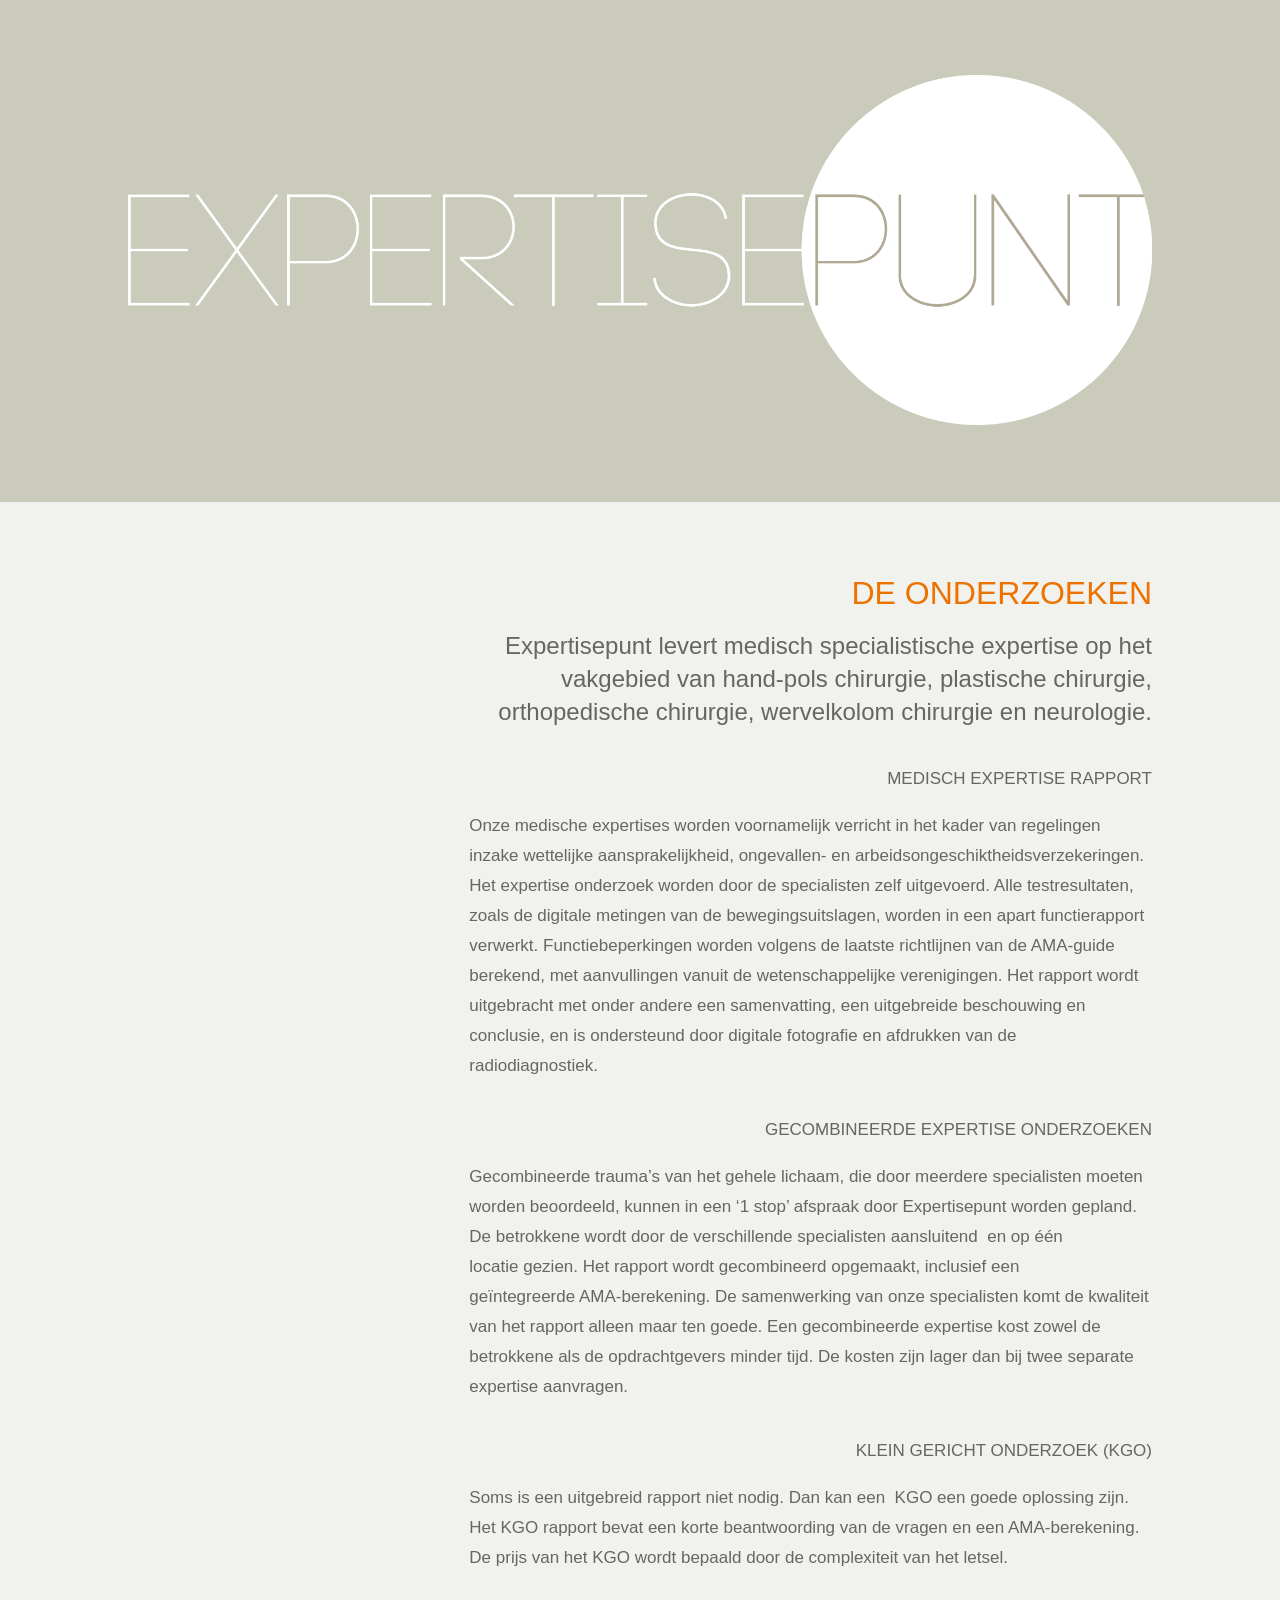
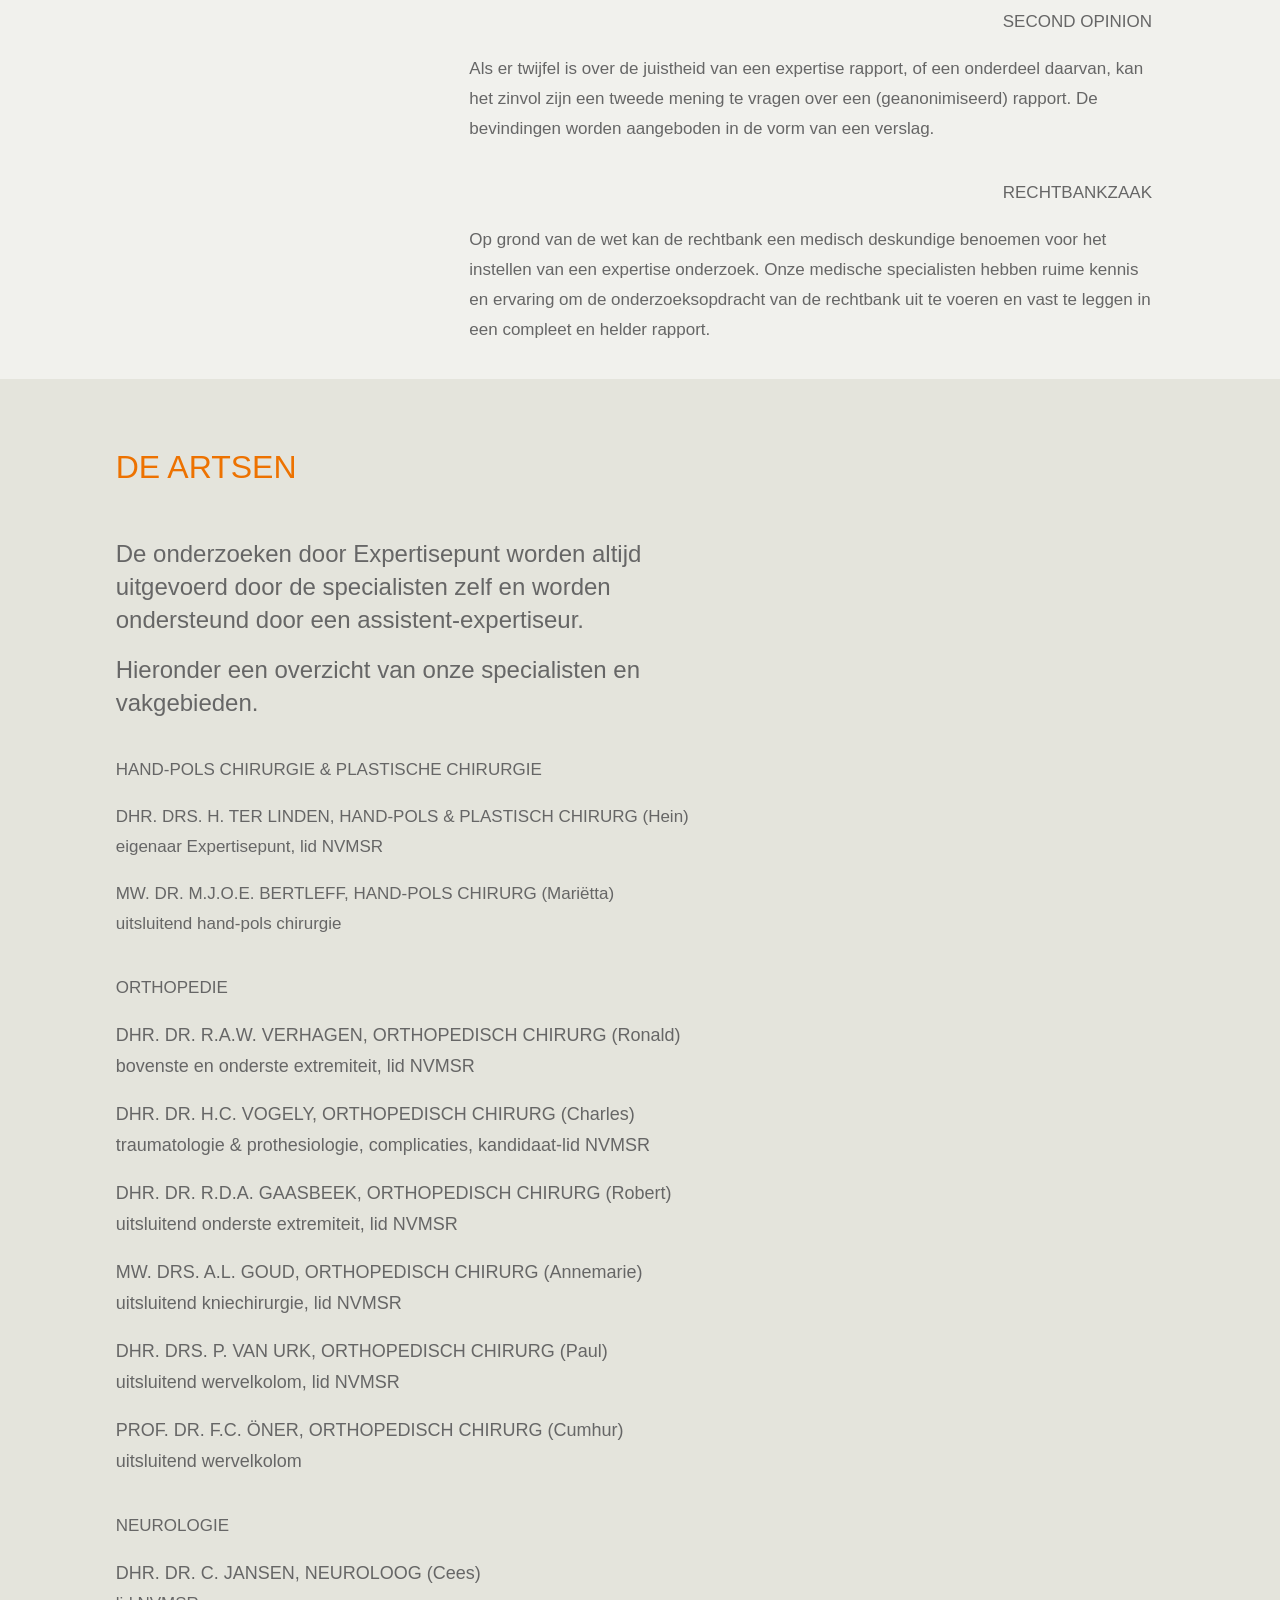
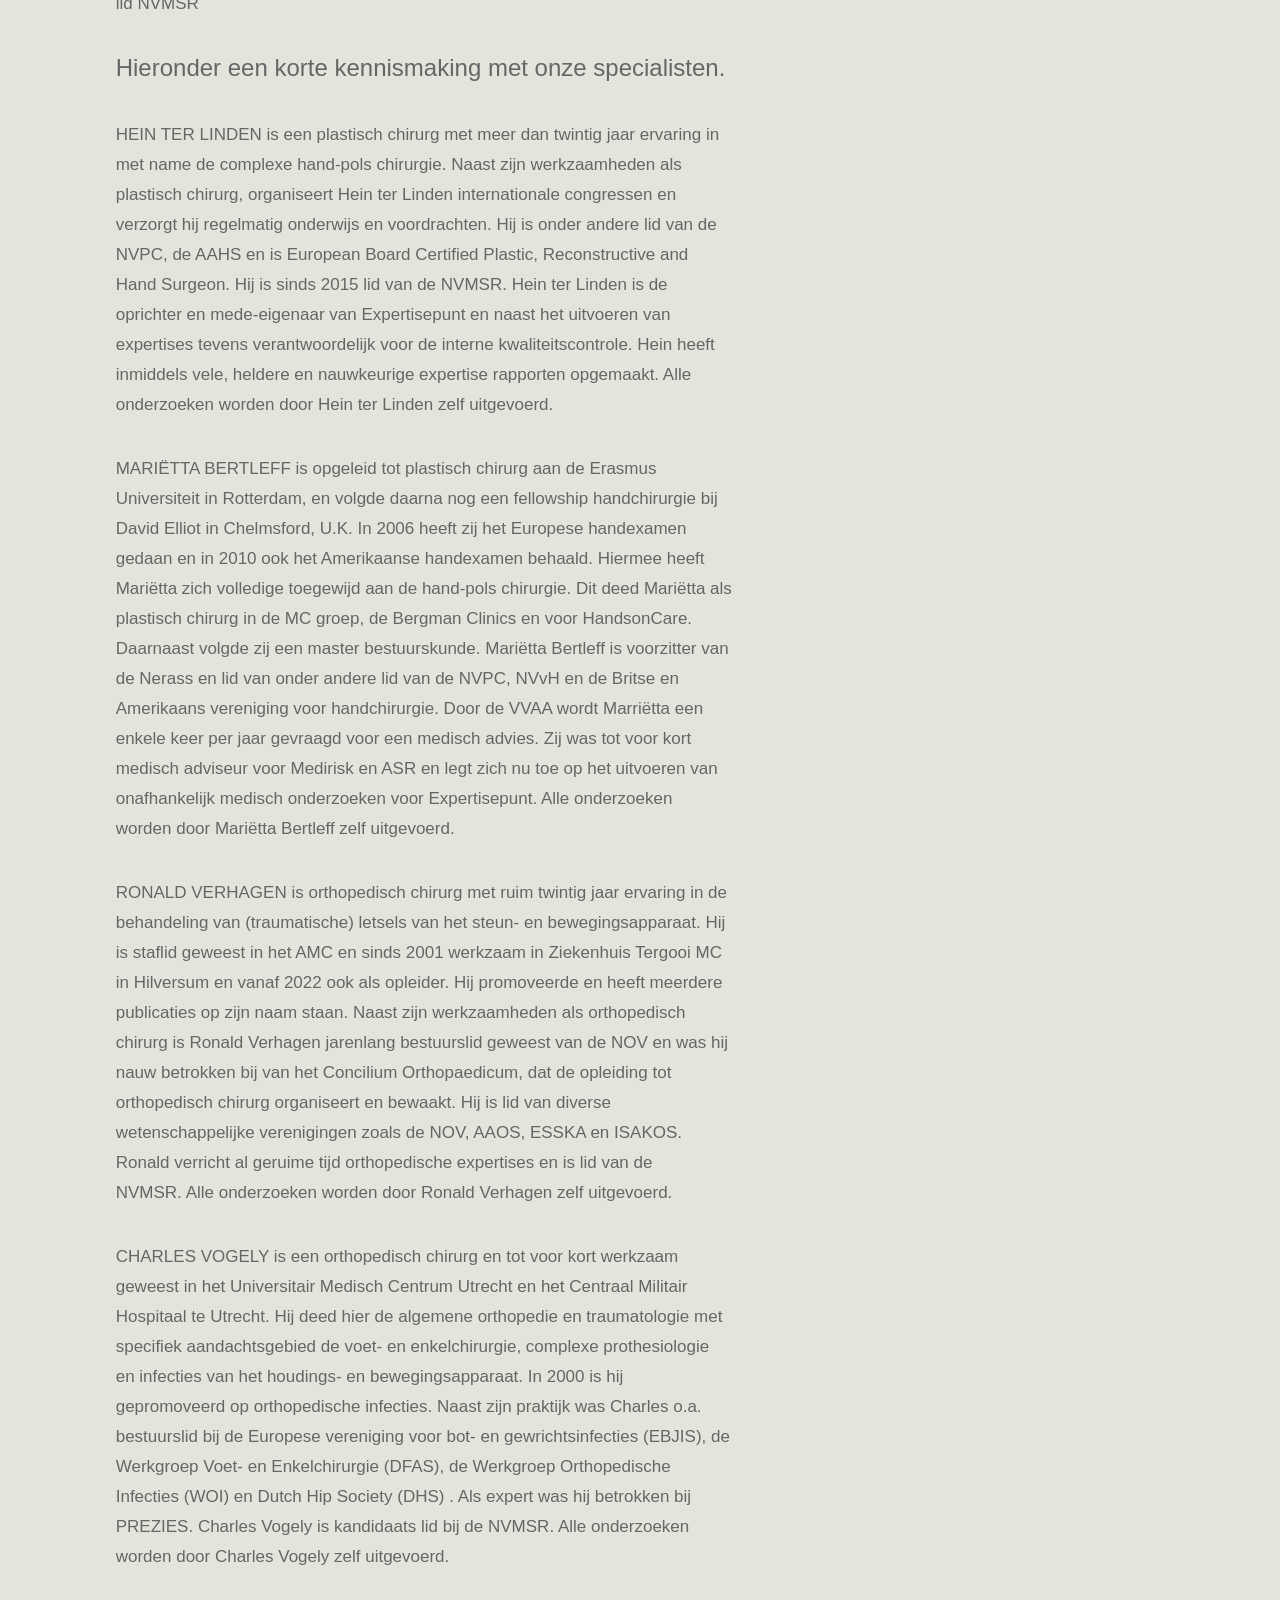
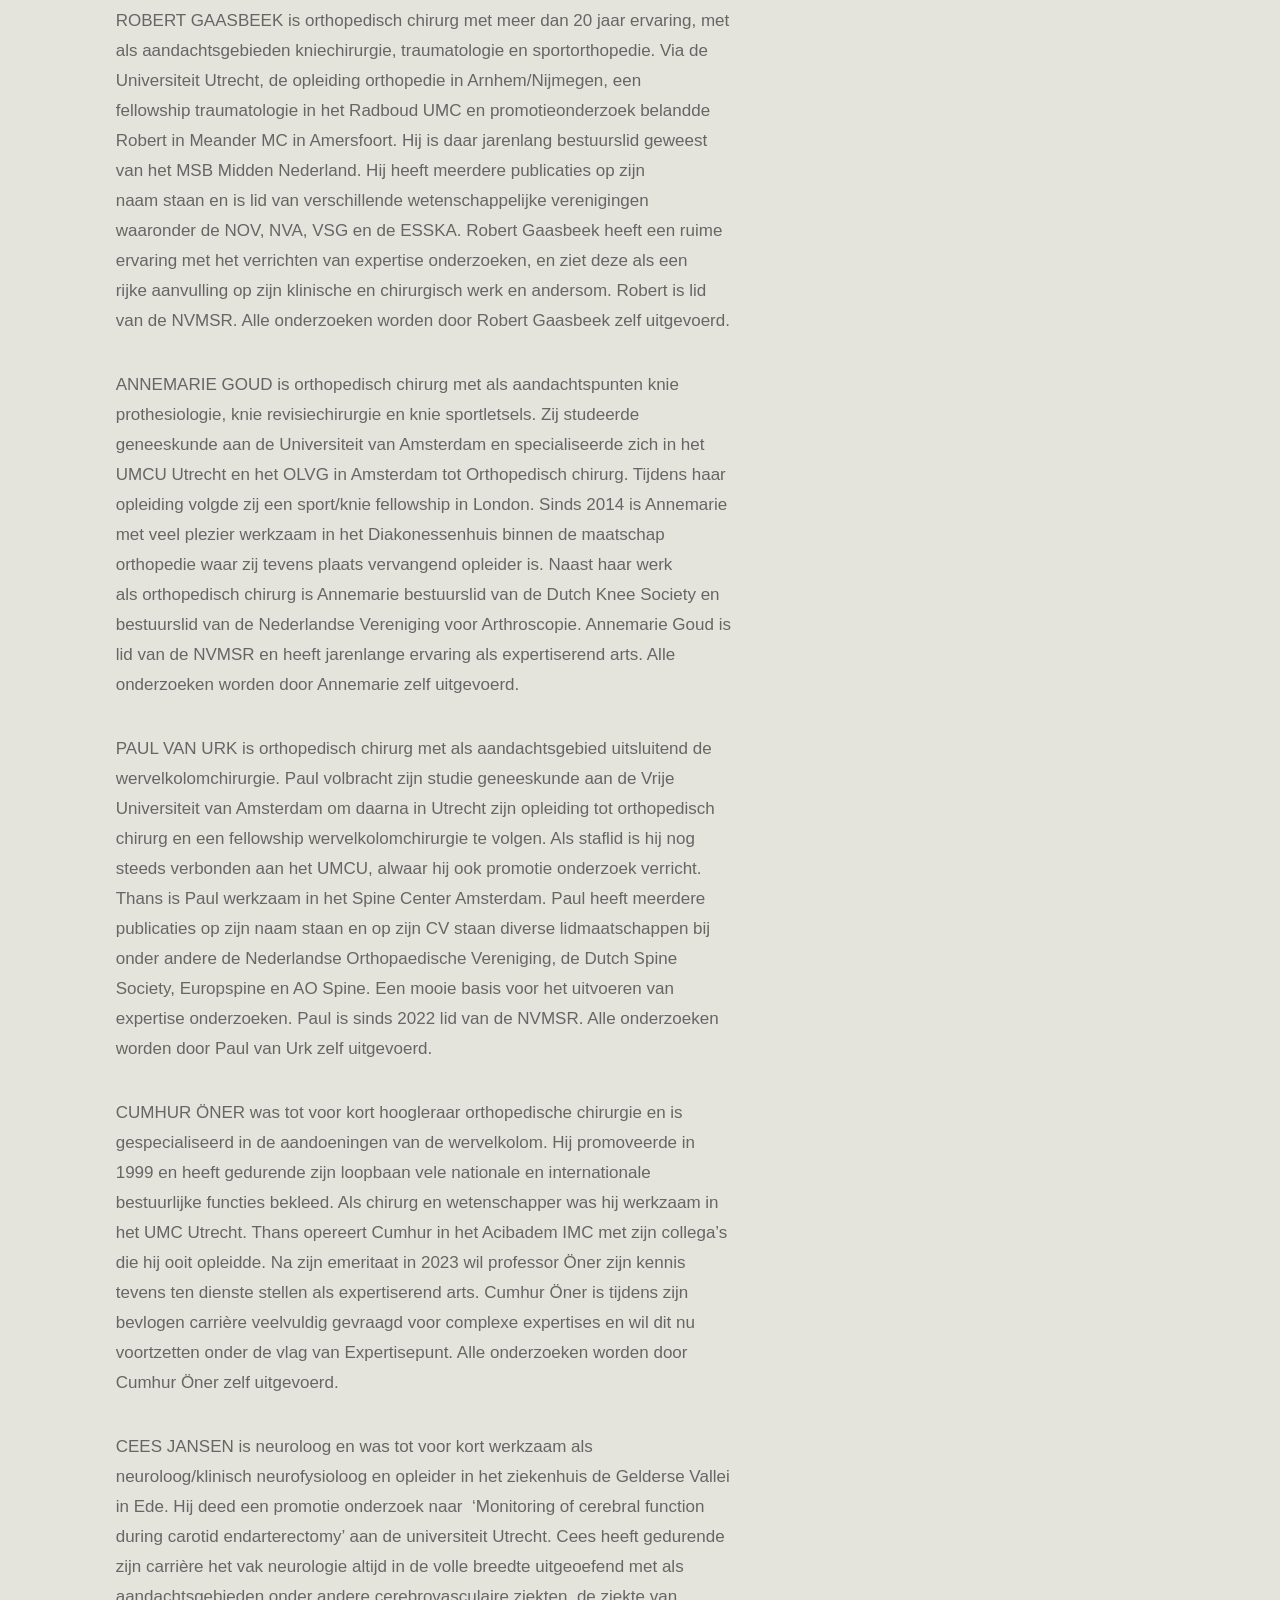
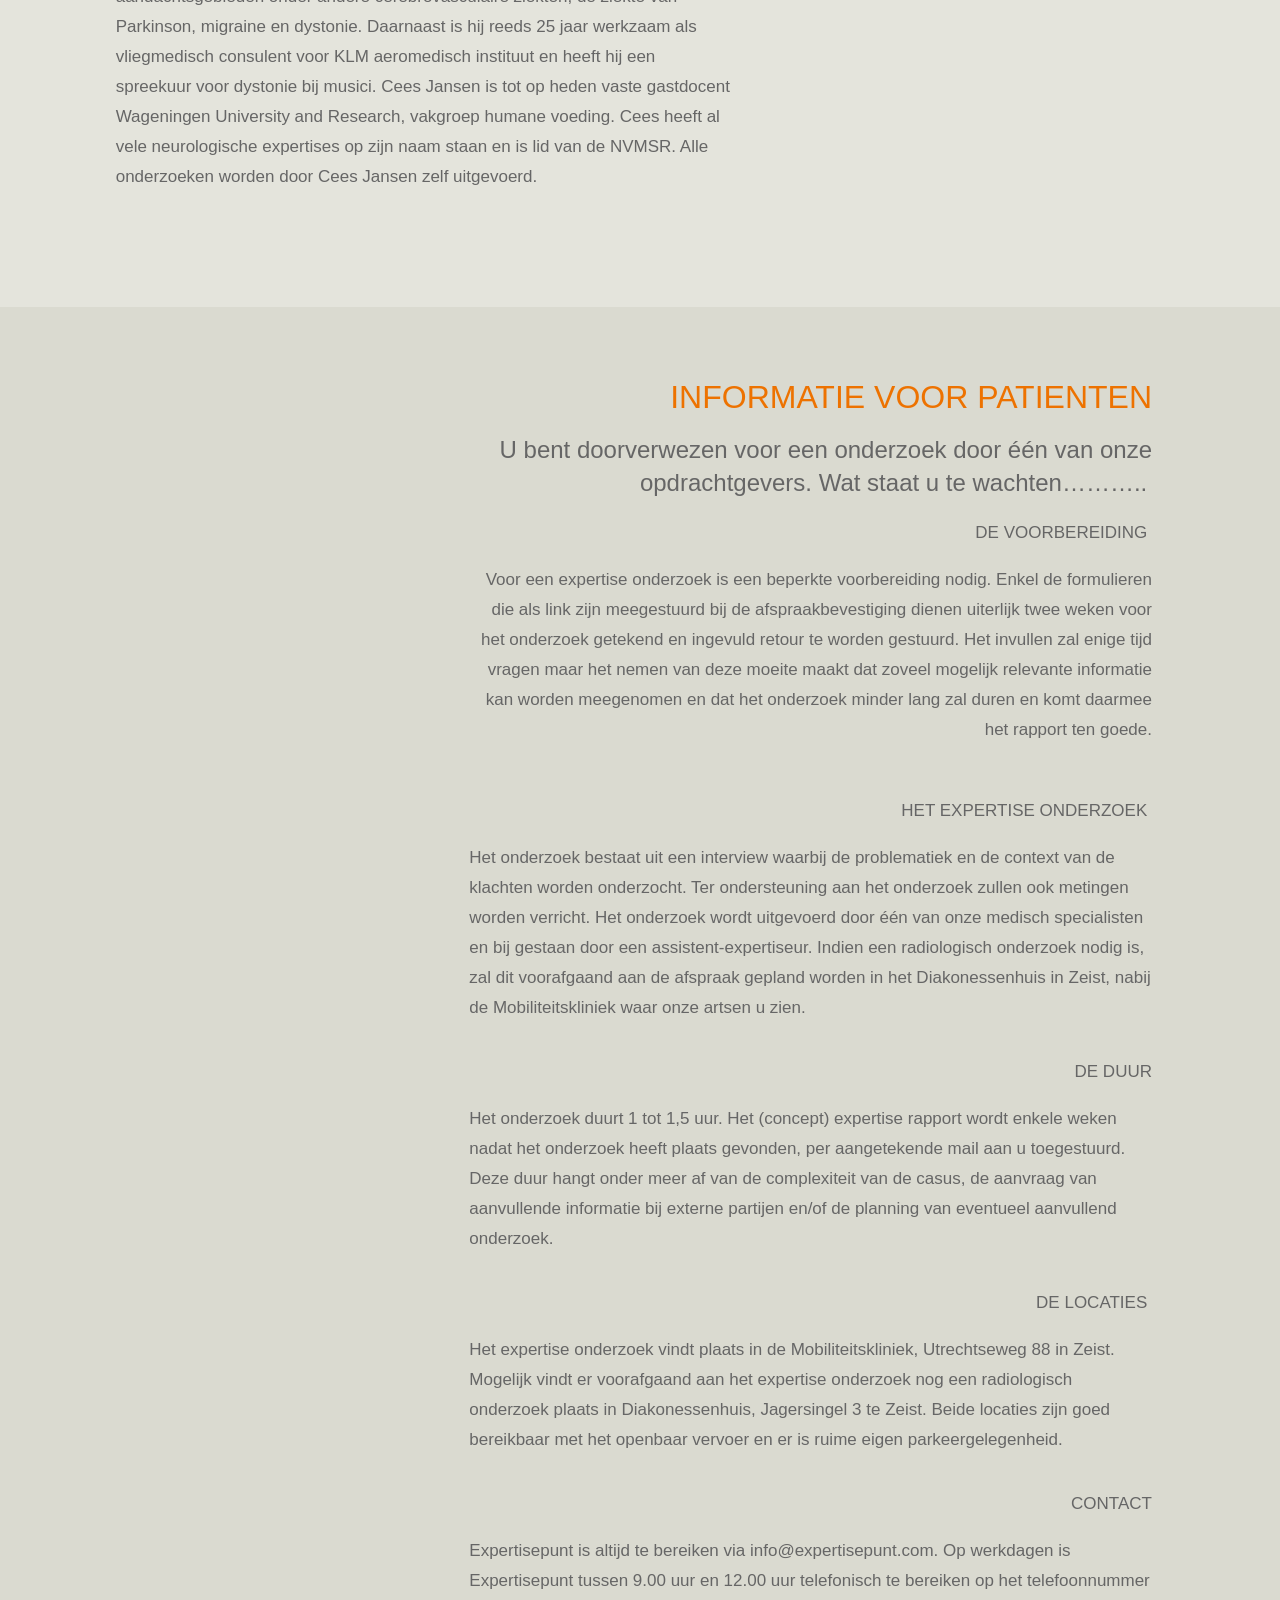
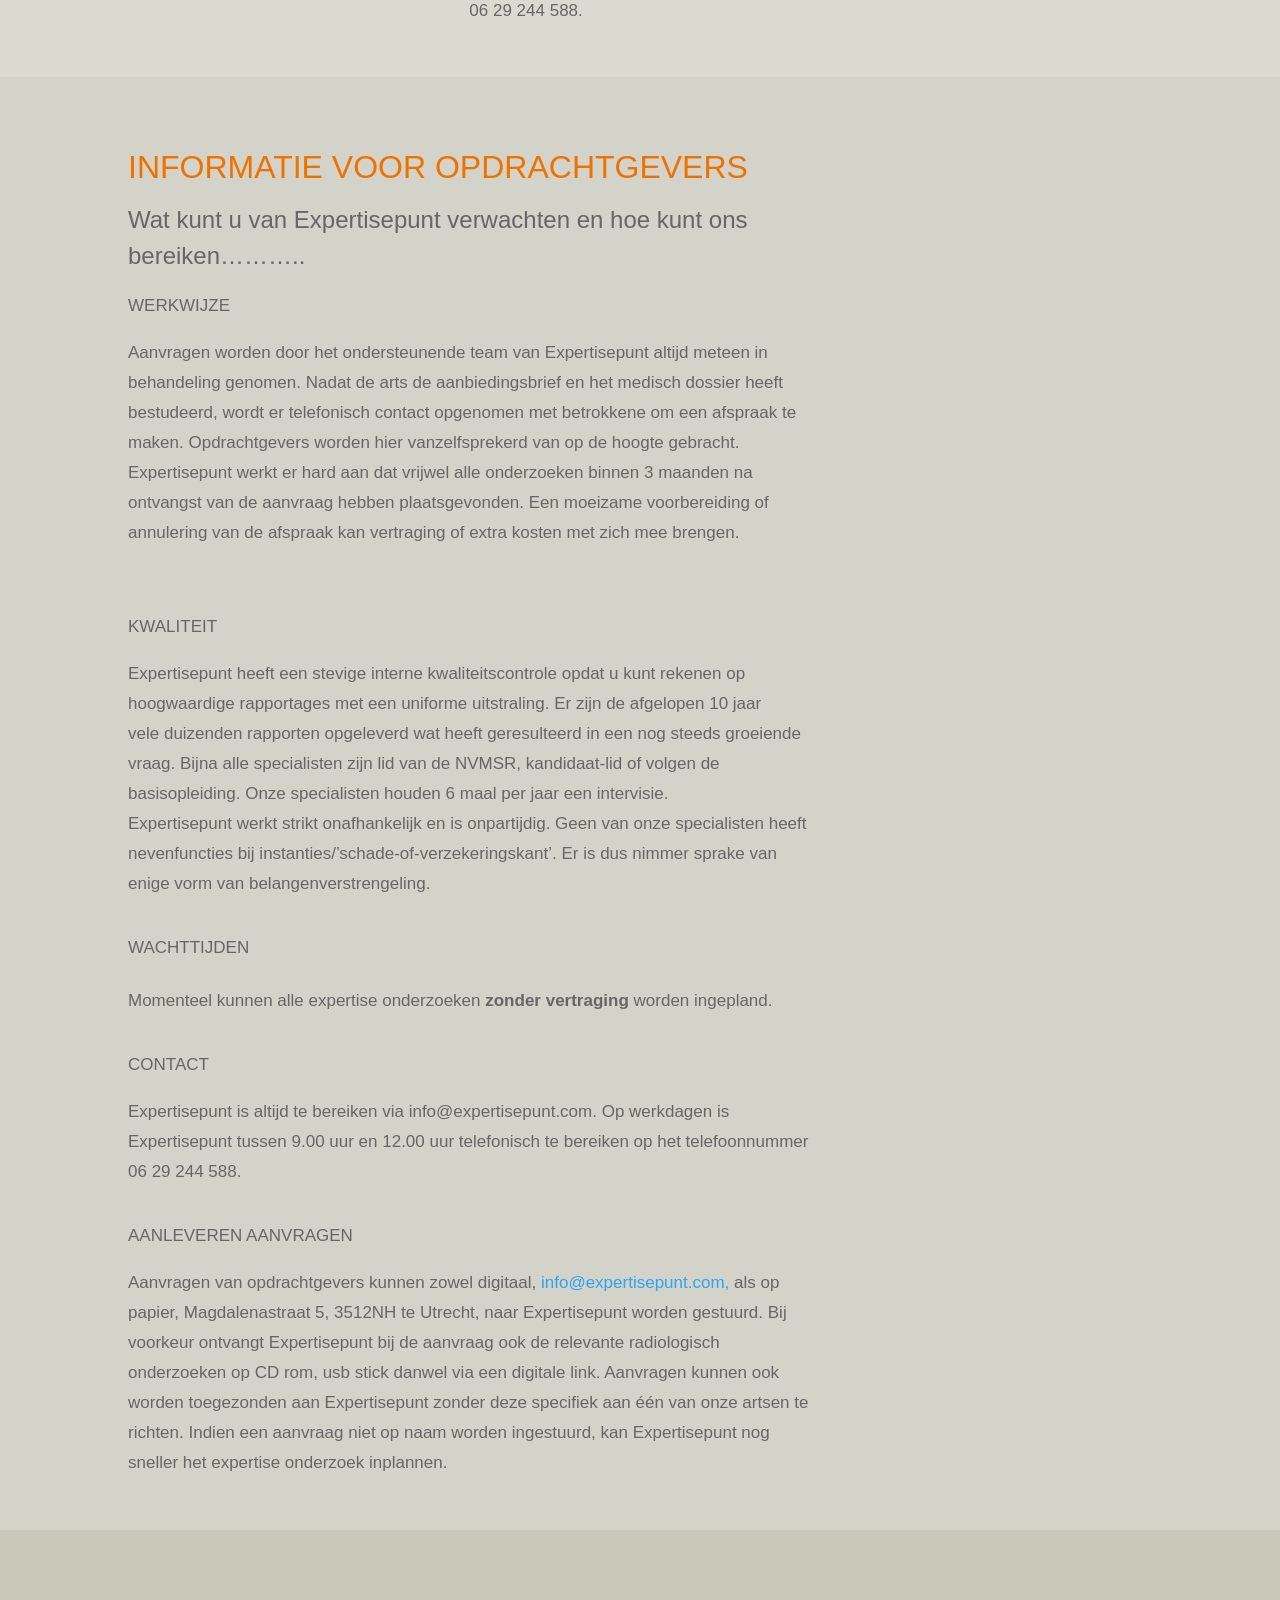
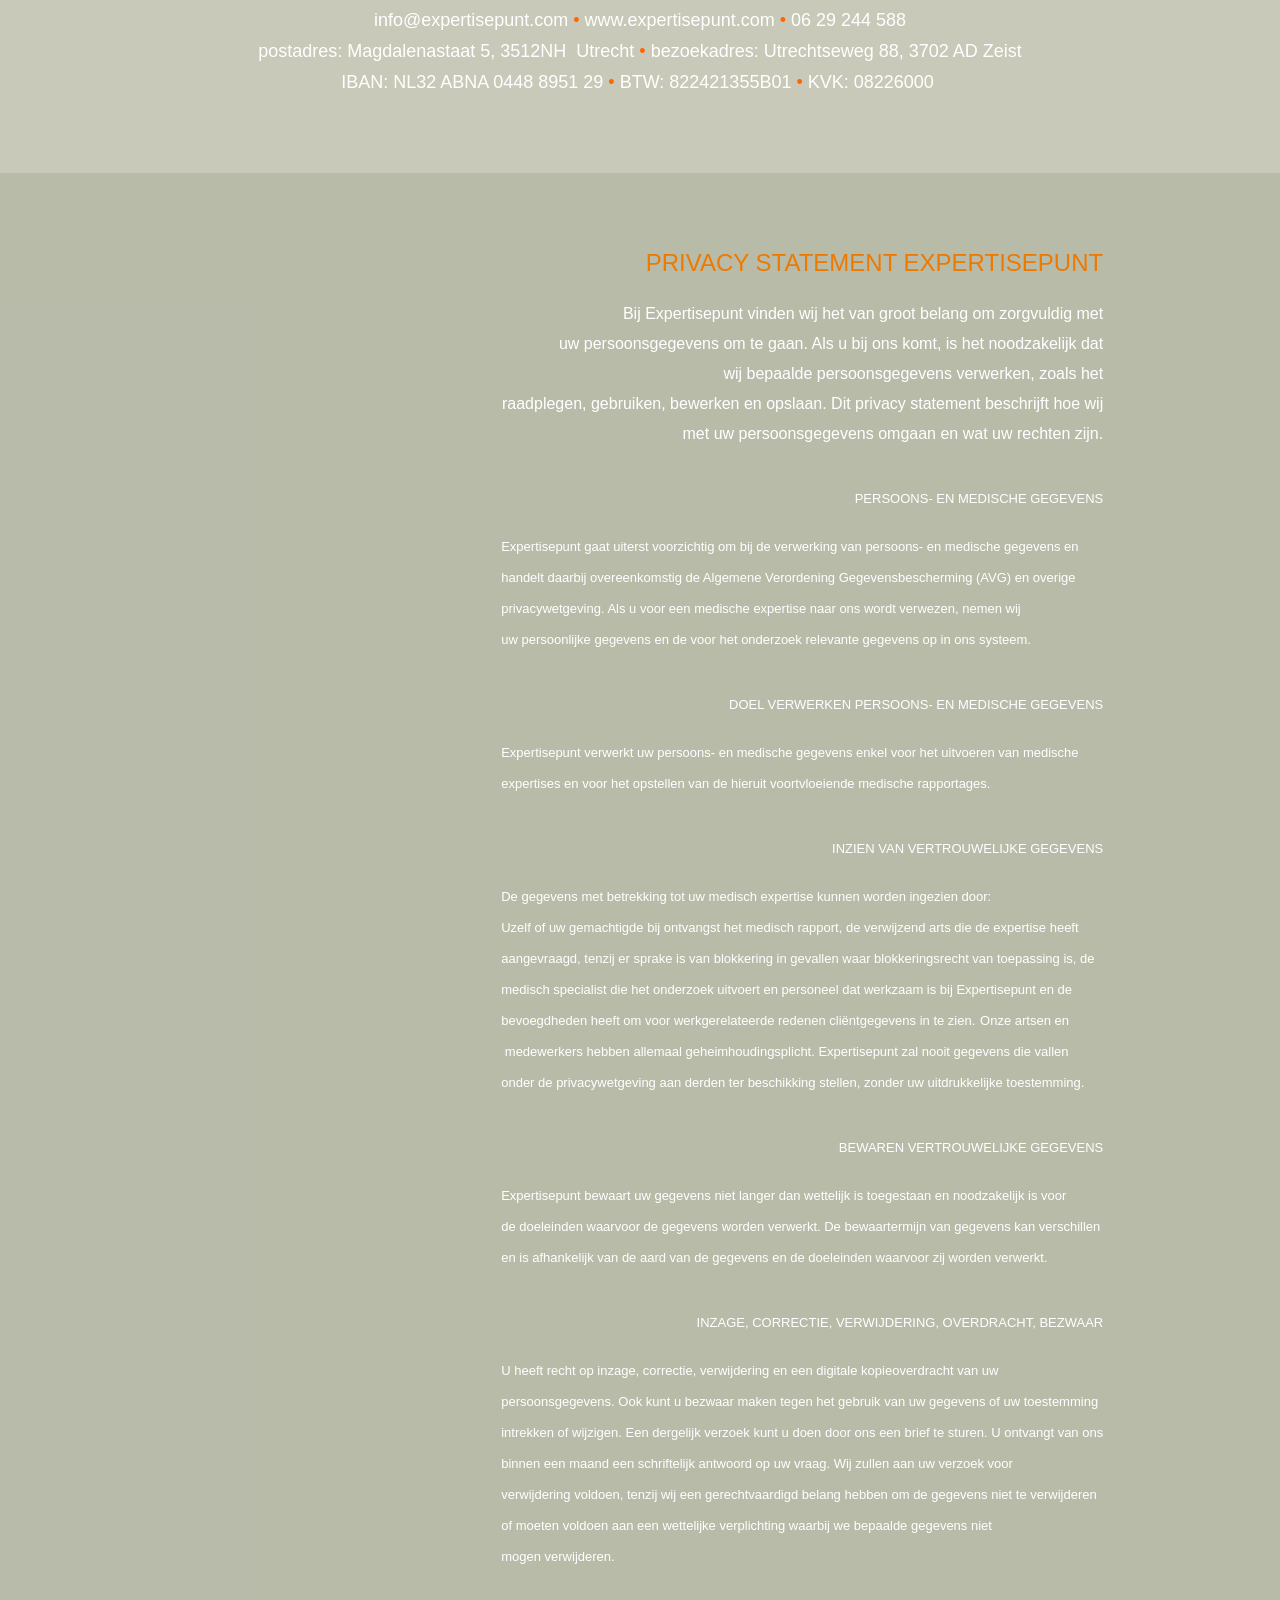
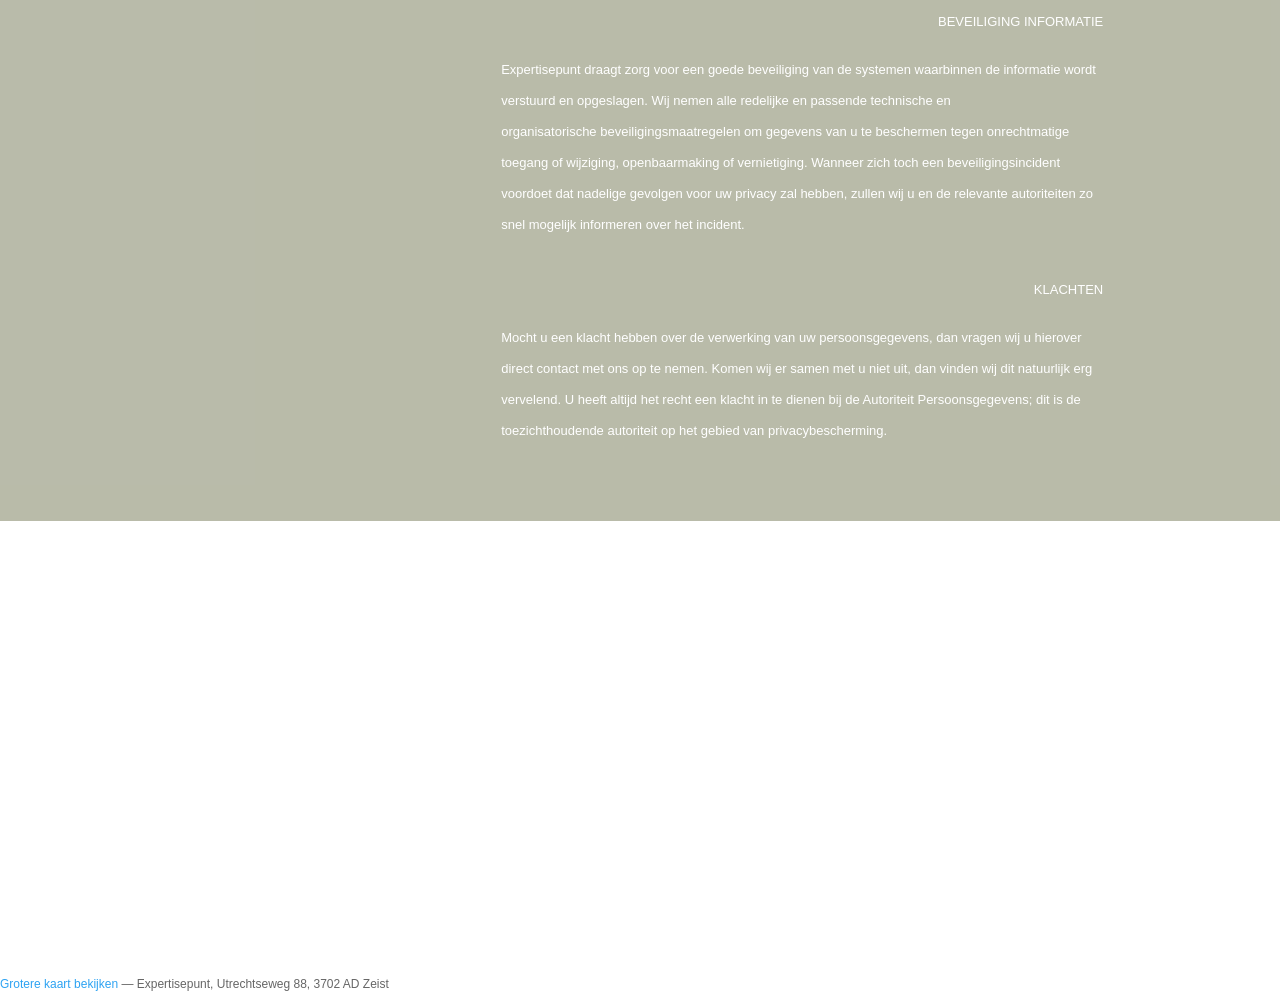
<file: layout_type/layout/index.html>
<!DOCTYPE html>
<html>
	<head>
		<title>Redirecting...</title>
		<meta http-equiv="refresh" content="0;url=/">
	</head>
	<body>
		<script type="text/javascript">
			window.location = "/";
		</script>

		<p>You are being redirected to <a href="/">/</a></p>
	</body>
</html>
</file>
<file: wp-content/et-cache/36/et-divi-dynamic-36.css>
.footer-widget h4,#main-footer .widget_block h1,#main-footer .widget_block h2,#main-footer .widget_block h3,#main-footer .widget_block h4,#main-footer .widget_block h5,#main-footer .widget_block h6{color:#2EA3F2}.footer-widget li:before{border-color:#2EA3F2}.bottom-nav li.current-menu-item>a{color:#2EA3F2}#main-footer{background-color:#222222}#footer-widgets{padding:6% 0 0}.footer-widget{float:left;color:#fff}.last{margin-right:0}.footer-widget .fwidget:last-child{margin-bottom:0 !important}#footer-widgets .footer-widget li{padding-left:14px;position:relative}#footer-widgets .footer-widget li:before{border-radius:3px;border-style:solid;border-width:3px;content:"";left:0;position:absolute;top:9px}#footer-widgets .footer-widget a{color:#fff}#footer-widgets .footer-widget li a{color:#fff;text-decoration:none}#footer-widgets .footer-widget li a:hover{color:rgba(255,255,255,0.7)}.footer-widget .widget_adsensewidget ins{min-width:160px}#footer-bottom{background-color:#1f1f1f;background-color:rgba(0,0,0,0.32);padding:15px 0 5px}#footer-bottom a{-webkit-transition:all 0.4s ease-in-out;transition:all 0.4s ease-in-out}#footer-info{text-align:left;color:#666;padding-bottom:10px;float:left}#footer-info a{font-weight:700;color:#666}#footer-info a:hover{opacity:.7}#et-footer-nav{background-color:rgba(255,255,255,0.05)}.bottom-nav{padding:15px 0}.bottom-nav li{font-weight:600;display:inline-block;font-size:14px;padding-right:22px}.bottom-nav a{color:#bbb;-webkit-transition:all 0.4s ease-in-out;transition:all 0.4s ease-in-out}.bottom-nav a:hover{opacity:.7}@media all and (max-width: 980px){.footer-widget:nth-child(n){width:46.25% !important;margin:0 7.5% 7.5% 0 !important}.et_pb_footer_columns1 .footer-widget{width:100% !important;margin:0 7.5% 7.5% 0 !important}#footer-widgets .footer-widget .fwidget{margin-bottom:16.21%}.et_pb_gutters1 .footer-widget:nth-child(n){width:50% !important;margin:0 !important}.et_pb_gutters1 #footer-widgets .footer-widget .fwidget{margin-bottom:0}#footer-widgets{padding:8% 0}#footer-widgets .footer-widget:nth-child(2n){margin-right:0 !important}#footer-widgets .footer-widget:nth-last-child(-n+2){margin-bottom:0 !important}.bottom-nav{text-align:center}#footer-info{float:none;text-align:center}}@media all and (max-width: 767px){#footer-widgets .footer-widget,.et_pb_gutters1 #footer-widgets .footer-widget{width:100% !important;margin-right:0 !important}#footer-widgets .footer-widget:nth-child(n),#footer-widgets .footer-widget .fwidget{margin-bottom:9.5% !important}.et_pb_gutters1 #footer-widgets .footer-widget:nth-child(n),.et_pb_gutters1 #footer-widgets .footer-widget .fwidget{margin-bottom:0 !important}#footer-widgets{padding:10% 0}#footer-widgets .footer-widget .fwidget:last-child{margin-bottom:0 !important}#footer-widgets .footer-widget:last-child{margin-bottom:0 !important}}@media all and (max-width: 479px){#footer-widgets .footer-widget:nth-child(n),.footer-widget .fwidget{margin-bottom:11.5% !important}#footer-widgets .footer-widget.last{margin-bottom:0 !important}.et_pb_gutters1 #footer-widgets .footer-widget:nth-child(n),.et_pb_gutters1 #footer-widgets .footer-widget .fwidget{margin-bottom:0 !important}#footer-widgets{padding:12% 0}}
@media all and (min-width: 981px){.et_pb_gutters1 .footer-widget{margin-right:0;margin-bottom:0}.et_pb_gutters1 .footer-widget:last-child{margin-right:0}.et_pb_gutters1.et_pb_footer_columns6 .footer-widget{width:16.667%}.et_pb_gutters1.et_pb_footer_columns6 .footer-widget .fwidget{margin-bottom:0}.et_pb_gutters1.et_pb_footer_columns5 .footer-widget{width:20%}.et_pb_gutters1.et_pb_footer_columns5 .footer-widget .fwidget{margin-bottom:0}.et_pb_gutters1.et_pb_footer_columns4 .footer-widget{width:25%}.et_pb_gutters1.et_pb_footer_columns4 .footer-widget .fwidget{margin-bottom:0}.et_pb_gutters1.et_pb_footer_columns3 .footer-widget{width:33.333%}.et_pb_gutters1.et_pb_footer_columns3 .footer-widget .fwidget{margin-bottom:0}.et_pb_gutters1.et_pb_footer_columns2 .footer-widget{width:50%}.et_pb_gutters1.et_pb_footer_columns2 .footer-widget .fwidget{margin-bottom:0}.et_pb_gutters1.et_pb_footer_columns1 .footer-widget{width:100%}.et_pb_gutters1.et_pb_footer_columns1 .footer-widget .fwidget{margin-bottom:0}.et_pb_gutters1.et_pb_footer_columns_3_4__1_4 .footer-widget:nth-child(1){width:75%;clear:both}.et_pb_gutters1.et_pb_footer_columns_3_4__1_4 .footer-widget:nth-child(1) .fwidget{margin-bottom:0}.et_pb_gutters1.et_pb_footer_columns_3_4__1_4 .footer-widget:nth-child(2){width:25%}.et_pb_gutters1.et_pb_footer_columns_3_4__1_4 .footer-widget:nth-child(2) .fwidget{margin-bottom:0}.et_pb_gutters1.et_pb_footer_columns_1_4__3_4 .footer-widget:nth-child(1){width:25%;clear:both}.et_pb_gutters1.et_pb_footer_columns_1_4__3_4 .footer-widget:nth-child(1) .fwidget{margin-bottom:0}.et_pb_gutters1.et_pb_footer_columns_1_4__3_4 .footer-widget:nth-child(2){width:75%}.et_pb_gutters1.et_pb_footer_columns_1_4__3_4 .footer-widget:nth-child(2) .fwidget{margin-bottom:0}.et_pb_gutters1.et_pb_footer_columns_2_3__1_3 .footer-widget:nth-child(1){width:66.667%}.et_pb_gutters1.et_pb_footer_columns_2_3__1_3 .footer-widget:nth-child(1) .fwidget{margin-bottom:0}.et_pb_gutters1.et_pb_footer_columns_2_3__1_3 .footer-widget:nth-child(2){width:33.333%}.et_pb_gutters1.et_pb_footer_columns_2_3__1_3 .footer-widget:nth-child(2) .fwidget{margin-bottom:0}.et_pb_gutters1.et_pb_footer_columns_1_3__2_3 .footer-widget:nth-child(1){width:33.333%}.et_pb_gutters1.et_pb_footer_columns_1_3__2_3 .footer-widget:nth-child(1) .fwidget{margin-bottom:0}.et_pb_gutters1.et_pb_footer_columns_1_3__2_3 .footer-widget:nth-child(2){width:66.667%}.et_pb_gutters1.et_pb_footer_columns_1_3__2_3 .footer-widget:nth-child(2) .fwidget{margin-bottom:0}.et_pb_gutters1.et_pb_footer_columns_1_4__1_2 .footer-widget:nth-child(-n+2){width:25%}.et_pb_gutters1.et_pb_footer_columns_1_4__1_2 .footer-widget:nth-child(-n+2) .fwidget{margin-bottom:0}.et_pb_gutters1.et_pb_footer_columns_1_4__1_2 .footer-widget:nth-child(3){width:50%}.et_pb_gutters1.et_pb_footer_columns_1_4__1_2 .footer-widget:nth-child(3) .fwidget{margin-bottom:0}.et_pb_gutters1.et_pb_footer_columns_1_2__1_4 .footer-widget:first-child{width:50%}.et_pb_gutters1.et_pb_footer_columns_1_2__1_4 .footer-widget:first-child .fwidget{margin-bottom:0}.et_pb_gutters1.et_pb_footer_columns_1_2__1_4 .footer-widget:nth-child(-n+3):not(:nth-child(1)){width:25%}.et_pb_gutters1.et_pb_footer_columns_1_2__1_4 .footer-widget:nth-child(-n+3):not(:nth-child(1)) .fwidget{margin-bottom:0}.et_pb_gutters1.et_pb_footer_columns_1_5__3_5 .footer-widget:nth-child(-n+2){width:20%}.et_pb_gutters1.et_pb_footer_columns_1_5__3_5 .footer-widget:nth-child(-n+2) .fwidget{margin-bottom:0}.et_pb_gutters1.et_pb_footer_columns_1_5__3_5 .footer-widget:nth-child(3){width:60%}.et_pb_gutters1.et_pb_footer_columns_1_5__3_5 .footer-widget:nth-child(3) .fwidget{margin-bottom:0}.et_pb_gutters1.et_pb_footer_columns_3_5__1_5 .footer-widget:first-child{width:60%}.et_pb_gutters1.et_pb_footer_columns_3_5__1_5 .footer-widget:first-child .fwidget{margin-bottom:0}.et_pb_gutters1.et_pb_footer_columns_3_5__1_5 .footer-widget:nth-child(-n+3):not(:nth-child(1)){width:20%}.et_pb_gutters1.et_pb_footer_columns_3_5__1_5 .footer-widget:nth-child(-n+3):not(:nth-child(1)) .fwidget{margin-bottom:0}.et_pb_gutters1.et_pb_footer_columns_3_5__2_5 .footer-widget:nth-child(1){width:60%}.et_pb_gutters1.et_pb_footer_columns_3_5__2_5 .footer-widget:nth-child(1) .fwidget{margin-bottom:0}.et_pb_gutters1.et_pb_footer_columns_3_5__2_5 .footer-widget:nth-child(2){width:40%}.et_pb_gutters1.et_pb_footer_columns_3_5__2_5 .footer-widget:nth-child(2) .fwidget{margin-bottom:0}.et_pb_gutters1.et_pb_footer_columns_2_5__3_5 .footer-widget:nth-child(1){width:40%}.et_pb_gutters1.et_pb_footer_columns_2_5__3_5 .footer-widget:nth-child(1) .fwidget{margin-bottom:0}.et_pb_gutters1.et_pb_footer_columns_2_5__3_5 .footer-widget:nth-child(2){width:60%}.et_pb_gutters1.et_pb_footer_columns_2_5__3_5 .footer-widget:nth-child(2) .fwidget{margin-bottom:0}.et_pb_gutters1.et_pb_footer_columns_1_2__1_6 .footer-widget:first-child{width:50%}.et_pb_gutters1.et_pb_footer_columns_1_2__1_6 .footer-widget:first-child .fwidget{margin-bottom:0}.et_pb_gutters1.et_pb_footer_columns_1_2__1_6 .footer-widget:nth-child(-n+4):not(:nth-child(1)){width:16.667%}.et_pb_gutters1.et_pb_footer_columns_1_2__1_6 .footer-widget:nth-child(-n+4):not(:nth-child(1)) .fwidget{margin-bottom:0}.et_pb_gutters1.et_pb_footer_columns_1_6__1_2 .footer-widget:nth-child(-n+3){width:16.667%}.et_pb_gutters1.et_pb_footer_columns_1_6__1_2 .footer-widget:nth-child(-n+3) .fwidget{margin-bottom:0}.et_pb_gutters1.et_pb_footer_columns_1_6__1_2 .footer-widget:nth-child(4){width:50%}.et_pb_gutters1.et_pb_footer_columns_1_6__1_2 .footer-widget:nth-child(4) .fwidget{margin-bottom:0}.et_pb_gutters1.et_pb_footer_columns_1_4_1_2_1_4 .footer-widget:nth-child(-n+3):not(:nth-child(2)){width:25%}.et_pb_gutters1.et_pb_footer_columns_1_4_1_2_1_4 .footer-widget:nth-child(-n+3):not(:nth-child(2)) .fwidget{margin-bottom:0}.et_pb_gutters1.et_pb_footer_columns_1_4_1_2_1_4 .footer-widget:nth-child(2){width:50%}.et_pb_gutters1.et_pb_footer_columns_1_4_1_2_1_4 .footer-widget:nth-child(2) .fwidget{margin-bottom:0}.et_pb_gutters1.et_pb_footer_columns_1_5_3_5_1_5 .footer-widget:nth-child(-n+3):not(:nth-child(2)){width:20%}.et_pb_gutters1.et_pb_footer_columns_1_5_3_5_1_5 .footer-widget:nth-child(-n+3):not(:nth-child(2)) .fwidget{margin-bottom:0}.et_pb_gutters1.et_pb_footer_columns_1_5_3_5_1_5 .footer-widget:nth-child(2){width:60%}.et_pb_gutters1.et_pb_footer_columns_1_5_3_5_1_5 .footer-widget:nth-child(2) .fwidget{margin-bottom:0}}
.et_pb_map{height:440px;width:100%;position:relative}.et_pb_map_container img{max-width:inherit}.et_pb_map_pin{display:none;visibility:hidden}.et_pb_column_2_3 .et_pb_map{height:400px}.et_pb_column_1_2 .et_pb_map,.et_pb_column_3_5 .et_pb_map,.et_pb_column_3_8 .et_pb_map{height:280px}.et_pb_column_1_3 .et_pb_map,.et_pb_column_1_4 .et_pb_map,.et_pb_column_1_5 .et_pb_map,.et_pb_column_1_6 .et_pb_map,.et_pb_column_2_5 .et_pb_map{height:230px}@media (min-width:981px) and (max-width:1405px){.et_pb_column .et_pb_map{max-width:100%}}@media (max-width:980px){.et_pb_map_container>.et_pb_map{height:350px}}@media (max-width:767px){.et_pb_map_container>.et_pb_map{height:220px}}@media (max-width:479px){.et_pb_map_container>.et_pb_map{height:200px}}.chrome.parallax-map-support .et_pb_map{-webkit-transform:inherit!important;transform:inherit!important}
.et_pb_fullwidth_section .et_pb_map_container{margin:0}
</file>
<file: wp-content/themes/divi-child/style.css>
/*
Theme Name:  divi-child
Theme URI:   http://rmws.nl/~ixcfvnhq/nav365
Version:     1.0
Description: This is a custom child theme created for our site NAV365.
Author:      Chris
Author URI:  http://rmws.nl/~ixcfvnhq/nav365
Template:    Divi
*/


@import url("/wp-content/themes/Divi/style.css");


/***********************************************************************
Caution: do not remove this to keep Divi Children Engine always updated 
Divi Children Engine version: 1.0.0
***********************************************************************/

/*------------------------------[FONT ICONS]-----------------------------*/
/*--[Created by Divi Children, http://divi4u.com/divi-children-plugin/]--*/
/*-----------------------------------------------------------------------*/

.icon_tags, .icon_profile, .icon_chat, .icon_clipboard, .icon_calendar {
	font-family: 'ETmodules';
	speak: none;
	font-style: normal;
	font-weight: normal;
	font-variant: normal;
	text-transform: none;
	line-height: 1;
	-webkit-font-smoothing: antialiased;
	-moz-osx-font-smoothing: grayscale;
	font-size: 16px;
	color: #318EC3;
}
.icon_tags:before {
	content: "\e07c";
	padding: 0px 5px 0 0;
}
.icon_profile:before {
	content: "\e08a";
	padding: 0 5px 0 0;
}
.icon_chat:before {
	content: "\e066";
	padding: 0 5px 0 20px;
}
.icon_clipboard:before {
	content: "\e0e6";
	padding: 0 5px 0 20px;
}
.icon_calendar:before {
	content: "\e023";
	padding: 0 5px 0 20px;
}

/*- YOU CAN INCLUDE THE CUSTOM CODE FOR YOUR CHILD THEME BELOW THIS LINE-*/

/*------------------------------------------------*/
/*-----------------[BASIC STYLES]-----------------*/
/*------------------------------------------------*/



/*------------------------------------------------*/
/*---------------[MAIN LAYOUT INFO]---------------*/
/*------------------------------------------------*/



/*------------------------------------------------*/
/*---------------[DROPDOWN MENU]------------------*/
/*------------------------------------------------*/



/*------------------------------------------------*/
/*-------------------[COMMENTS]-------------------*/
/*------------------------------------------------*/



/*------------------------------------------------*/
/*---------------------[FOOTER]-------------------*/
/*------------------------------------------------*/



/*------------------------------------------------*/
/*--------------------[SIDEBAR]-------------------*/
/*------------------------------------------------*/



/*------------------------------------------------*/
/*------------[CAPTIONS AND ALIGNMENTS]-----------*/
/*------------------------------------------------*/



/*------------------------------------------------*/
/*-----------------[WP CALENDAR]------------------*/
/*------------------------------------------------*/



/*------------------------------------------------*/
/*-------------------[PAGE NAVI]------------------*/
/*------------------------------------------------*/



/*------------------------------------------------*/
/*------------------[TRANSITIONS]-----------------*/
/*------------------------------------------------*/



/*------------------------------------------------*/
/*---------------[RESPONSIVE LAYOUTS]-------------*/
/*------------------------------------------------*/

@media only screen and ( min-width: 981px ) {

}

/*-------------------[960px]------------------*/
@media only screen and ( min-width: 981px ) and ( max-width: 1100px ) {

	/*-------------------[Sliders]------------------*/

	/*-------------------[Portfolio]------------------*/

	/*-------------------[Sidebar]------------------*/
	
	/*-------------------[Menu]------------------*/
	
}

/*-------------------[768px]------------------*/
@media only screen and ( max-width: 980px ) {

	/*-------------------[Portfolio]------------------*/
	
	/*-------------------[Sliders]------------------*/
	
	/*-------------------[Menu]------------------*/

}

@media only screen and ( min-width: 768px ) and ( max-width: 980px ) {

}

@media screen and ( max-width: 782px ) {

}

/*-------------------[480px]------------------*/
@media only screen and ( max-width: 767px ) {

	/*-------------------[Menu]------------------*/

}

/*-------------------[320px]------------------*/
@media only screen and ( max-width: 479px ) {

}
</file>
<file: wp-content/et-cache/global/et-divi-customizer-global.min.css>
body,.et_pb_column_1_2 .et_quote_content blockquote cite,.et_pb_column_1_2 .et_link_content a.et_link_main_url,.et_pb_column_1_3 .et_quote_content blockquote cite,.et_pb_column_3_8 .et_quote_content blockquote cite,.et_pb_column_1_4 .et_quote_content blockquote cite,.et_pb_blog_grid .et_quote_content blockquote cite,.et_pb_column_1_3 .et_link_content a.et_link_main_url,.et_pb_column_3_8 .et_link_content a.et_link_main_url,.et_pb_column_1_4 .et_link_content a.et_link_main_url,.et_pb_blog_grid .et_link_content a.et_link_main_url,body .et_pb_bg_layout_light .et_pb_post p,body .et_pb_bg_layout_dark .et_pb_post p{font-size:14px}.et_pb_slide_content,.et_pb_best_value{font-size:15px}@media only screen and (min-width:1350px){.et_pb_row{padding:27px 0}.et_pb_section{padding:54px 0}.single.et_pb_pagebuilder_layout.et_full_width_page .et_post_meta_wrapper{padding-top:81px}.et_pb_fullwidth_section{padding:0}}@font-face{font-family:'Code Pro Light';src:url('/wp-content/et-cache/global/wp-content/themes/divi-child/fonts/Code-Pro-Light/Code-Pro-Light.woff') format('woff'),url('/wp-content/et-cache/global/wp-content/themes/divi-child/fonts/Code-Pro-Light/Code-Pro-Light.ttf') format('truetype')}body{font-family:'Century Gothic',sans-serif}h1{font-family:Code Pro Light,sans-serif;font-size:4vh;margin-bottom:30px;font-weight:800}h2{font-family:Code Pro Light,sans-serif;font-size:6.4vh;margin-bottom:30px;color:#ff6600;font-weight:800}p{font-size:17px;line-height:30px;font-weight:200}.entry-content{margin-top:-80px}#main-header{display:none}#main-footer{display:none}#uwnaam{width:70%;height:25px;border-radius:4px}#uwtelefoonnummer{width:70%;height:25px;border-radius:4px}#uwemail{width:70%;height:25px;border-radius:4px}#uwvraag{width:70%;border-radius:4px}#home-ondertitel{margin-top:-30px}
</file>
